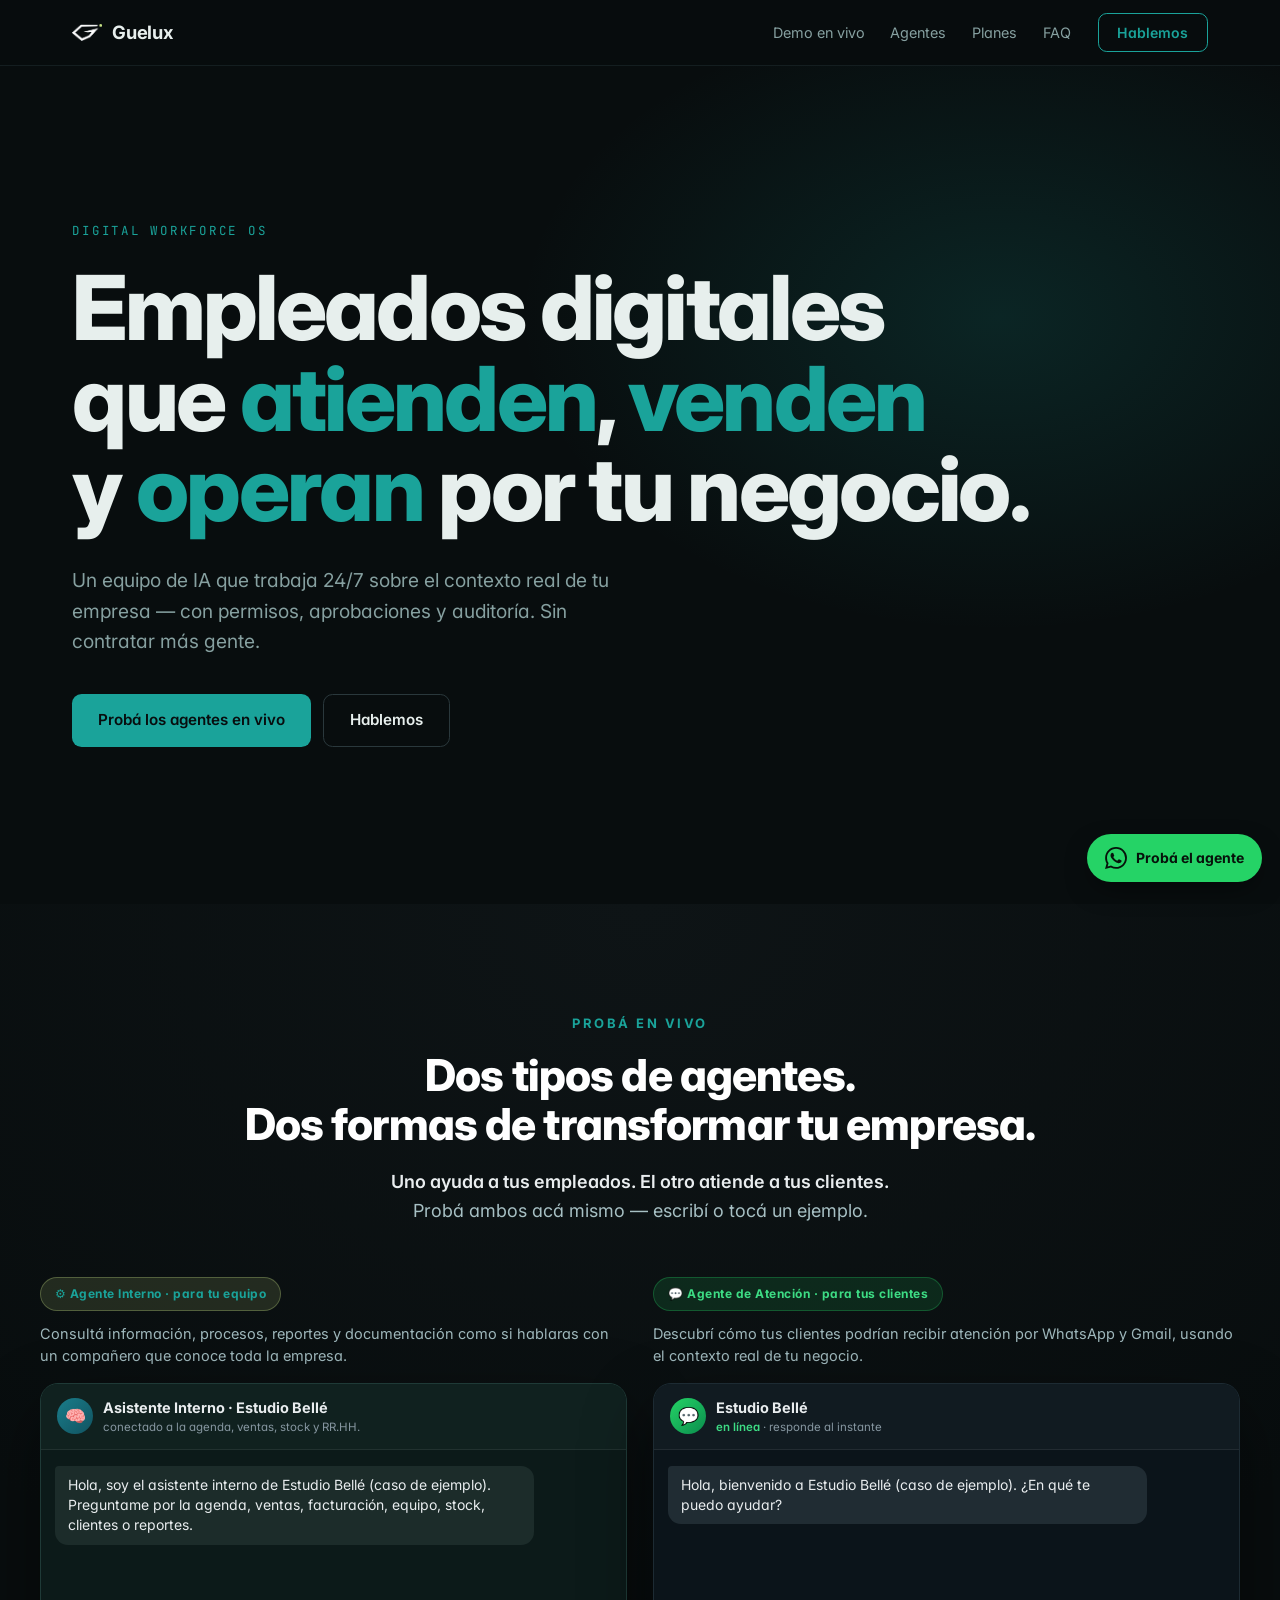
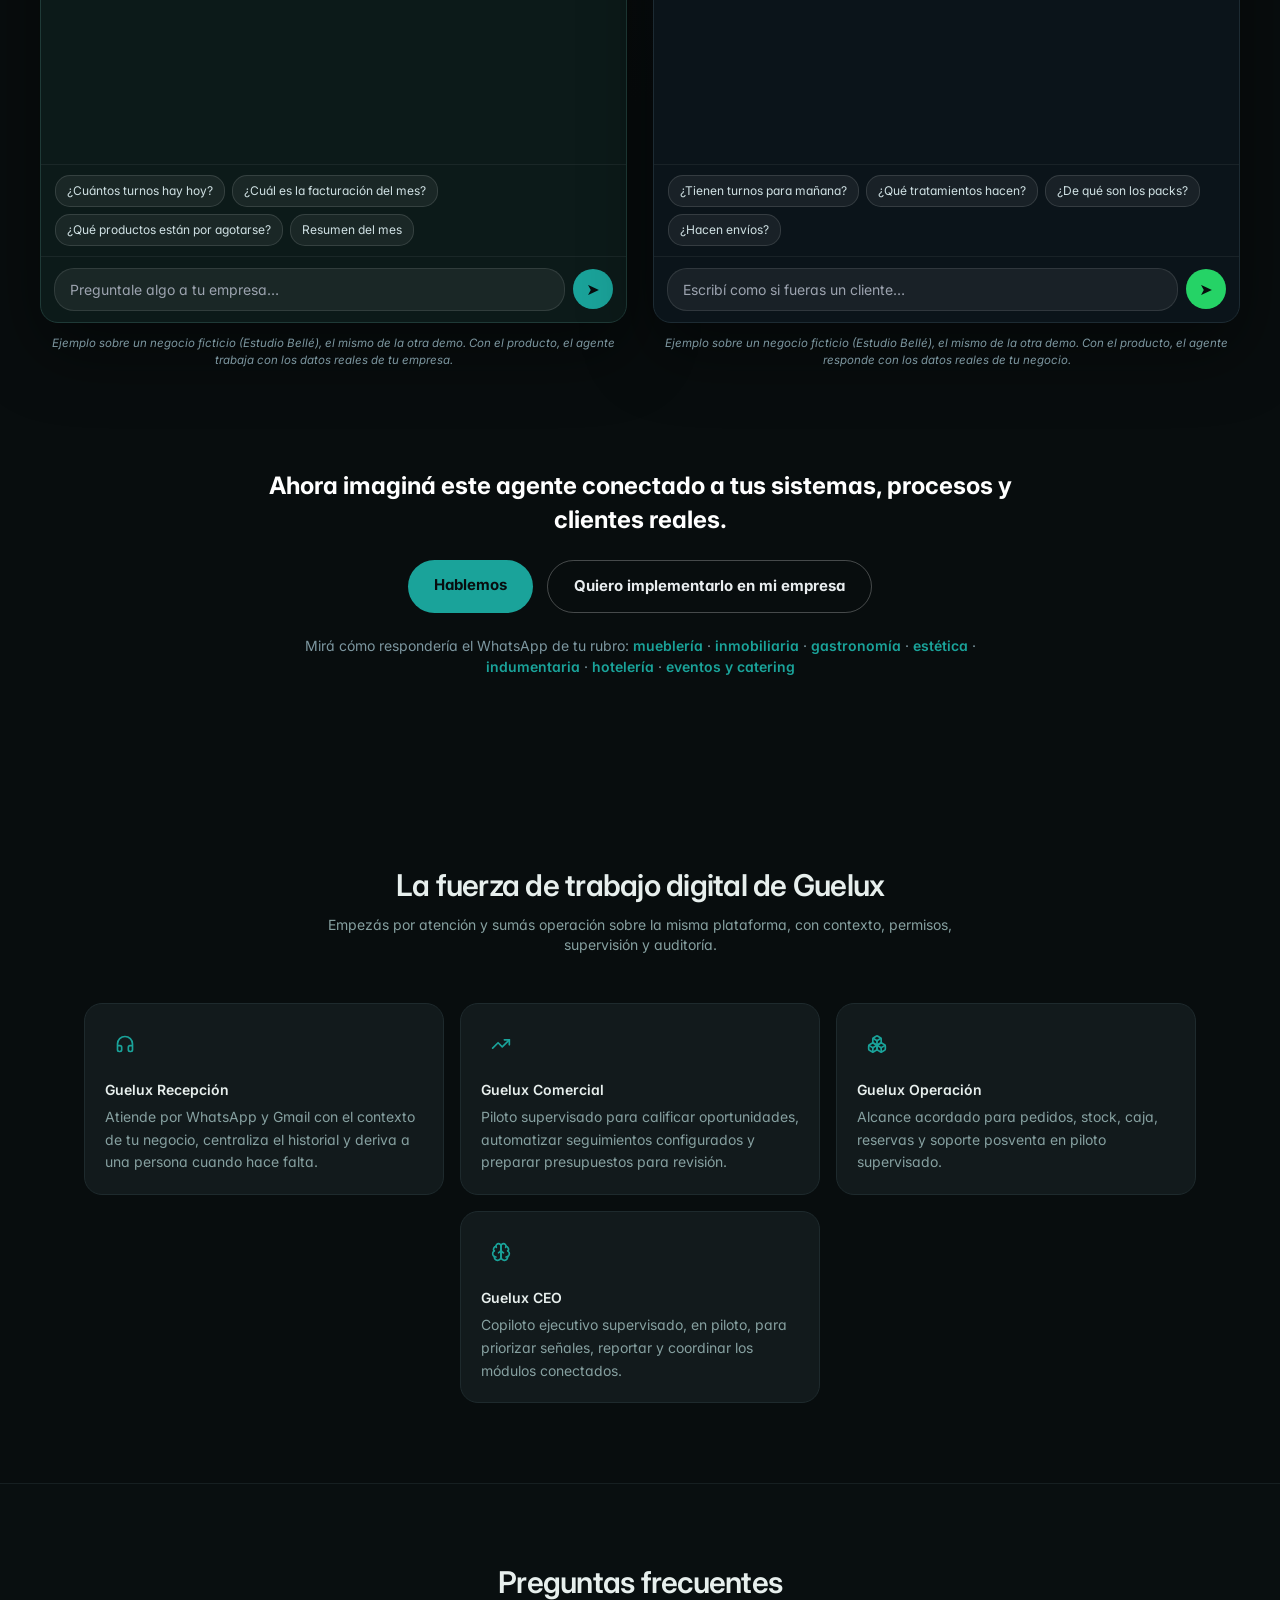
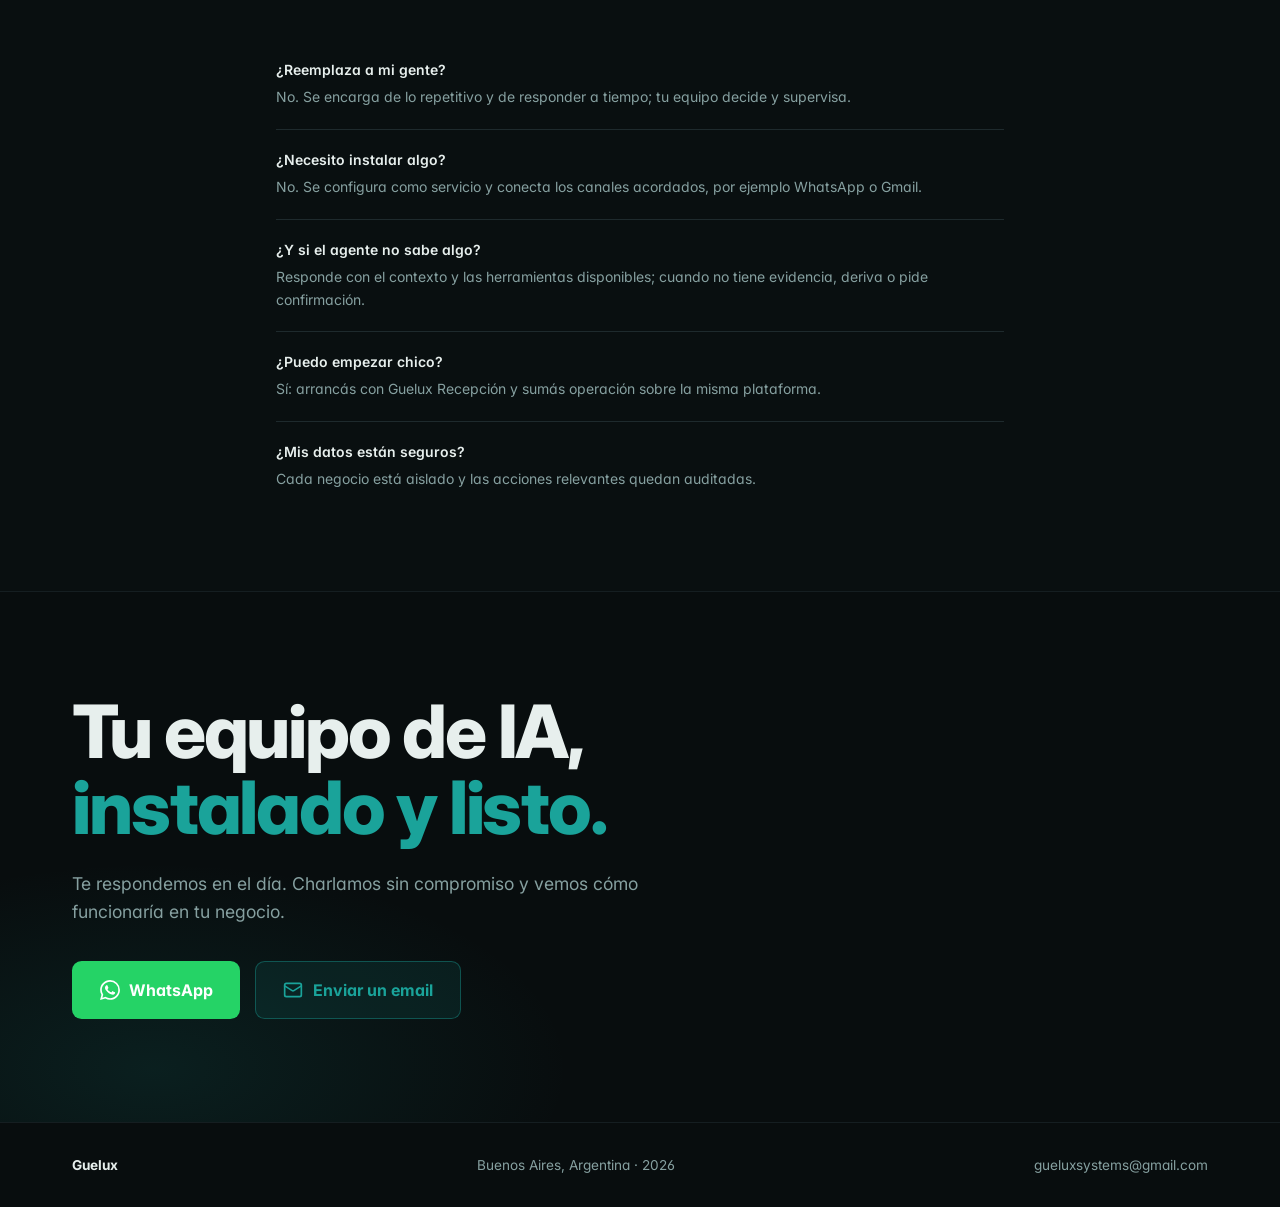
<file: index.html>
<!DOCTYPE html>
<html lang="es-AR">
<head>
<meta charset="UTF-8" />
<meta name="viewport" content="width=device-width, initial-scale=1.0" />
<title>Guelux — Empleados digitales para tu negocio</title>
<meta name="description" content="Empleados digitales que atienden y operan con el contexto real de tu empresa por WhatsApp y Gmail, dentro de reglas, permisos y supervisión humana." />
<meta name="keywords" content="empleados digitales, agente de IA, atención por WhatsApp, IA para negocios, agente de ventas, chatbot con IA, automatización, CRM con IA, Argentina" />
<meta name="author" content="Guelux" />
<link rel="canonical" href="https://guelux.com/" />
<meta name="robots" content="index, follow, max-image-preview:large" />
<meta name="theme-color" content="#080d0e" />
<!-- Open Graph -->
<meta property="og:type" content="website" />
<meta property="og:site_name" content="Guelux" />
<meta property="og:locale" content="es_AR" />
<meta property="og:title" content="Guelux — Empleados digitales para tu negocio" />
<meta property="og:description" content="Empleados digitales que atienden, venden y operan por tu negocio 24/7 por WhatsApp y Gmail, sobre el contexto real de tu empresa. Probá el agente ahora." />
<meta property="og:url" content="https://guelux.com/" />
<meta property="og:image" content="https://guelux.com/guelux-logo.png" />
<!-- Twitter -->
<meta name="twitter:card" content="summary_large_image" />
<meta name="twitter:title" content="Guelux — Empleados digitales para tu negocio" />
<meta name="twitter:description" content="Empleados digitales que atienden, venden y operan por tu negocio 24/7 por WhatsApp. Probá el agente ahora." />
<meta name="twitter:image" content="https://guelux.com/guelux-logo.png" />
<!-- Datos estructurados (SEO / rich results) -->
<script type="application/ld+json">
{"@context":"https://schema.org","@graph":[
 {"@type":"Organization","@id":"https://guelux.com/#org","name":"Guelux","url":"https://guelux.com/","logo":"https://guelux.com/guelux-logo.png","email":"gueluxsystems@gmail.com","areaServed":"AR","description":"Empleados digitales de IA que atienden, venden y operan por tu negocio 24/7 por WhatsApp y Gmail, sobre el contexto real de tu empresa."},
 {"@type":"WebSite","@id":"https://guelux.com/#website","url":"https://guelux.com/","name":"Guelux","inLanguage":"es-AR","publisher":{"@id":"https://guelux.com/#org"}},
 {"@type":"FAQPage","@id":"https://guelux.com/#faq","mainEntity":[
  {"@type":"Question","name":"¿Reemplaza a mi gente?","acceptedAnswer":{"@type":"Answer","text":"No. Se encarga de lo repetitivo y de responder a tiempo; tu equipo decide y supervisa."}},
  {"@type":"Question","name":"¿Necesito instalar algo?","acceptedAnswer":{"@type":"Answer","text":"No. Se configura como servicio y conecta los canales acordados, por ejemplo WhatsApp o Gmail."}},
  {"@type":"Question","name":"¿Y si el agente no sabe algo?","acceptedAnswer":{"@type":"Answer","text":"Responde con el contexto y las herramientas disponibles; cuando no tiene evidencia, deriva o pide confirmación."}},
  {"@type":"Question","name":"¿Puedo empezar chico?","acceptedAnswer":{"@type":"Answer","text":"Sí: arrancás con Guelux Recepción y sumás operación sobre la misma plataforma."}},
  {"@type":"Question","name":"¿Mis datos están seguros?","acceptedAnswer":{"@type":"Answer","text":"Cada negocio está aislado y las acciones relevantes quedan auditadas."}}
 ]}
]}
</script>
<link rel="icon" type="image/png" href="/guelux-logo.png" />
<link rel="apple-touch-icon" href="/guelux-logo.png" />
<link rel="preconnect" href="https://fonts.googleapis.com" />
<link rel="preconnect" href="https://fonts.gstatic.com" crossorigin />
<link href="https://fonts.googleapis.com/css2?family=Inter:wght@300;400;500;600;700;800;900&family=JetBrains+Mono:wght@400;500&display=swap" rel="stylesheet" />
<style>*,:after,:before{--tw-border-spacing-x:0;--tw-border-spacing-y:0;--tw-translate-x:0;--tw-translate-y:0;--tw-rotate:0;--tw-skew-x:0;--tw-skew-y:0;--tw-scale-x:1;--tw-scale-y:1;--tw-pan-x: ;--tw-pan-y: ;--tw-pinch-zoom: ;--tw-scroll-snap-strictness:proximity;--tw-gradient-from-position: ;--tw-gradient-via-position: ;--tw-gradient-to-position: ;--tw-ordinal: ;--tw-slashed-zero: ;--tw-numeric-figure: ;--tw-numeric-spacing: ;--tw-numeric-fraction: ;--tw-ring-inset: ;--tw-ring-offset-width:0px;--tw-ring-offset-color:#fff;--tw-ring-color:rgba(59,130,246,.5);--tw-ring-offset-shadow:0 0 #0000;--tw-ring-shadow:0 0 #0000;--tw-shadow:0 0 #0000;--tw-shadow-colored:0 0 #0000;--tw-blur: ;--tw-brightness: ;--tw-contrast: ;--tw-grayscale: ;--tw-hue-rotate: ;--tw-invert: ;--tw-saturate: ;--tw-sepia: ;--tw-drop-shadow: ;--tw-backdrop-blur: ;--tw-backdrop-brightness: ;--tw-backdrop-contrast: ;--tw-backdrop-grayscale: ;--tw-backdrop-hue-rotate: ;--tw-backdrop-invert: ;--tw-backdrop-opacity: ;--tw-backdrop-saturate: ;--tw-backdrop-sepia: ;--tw-contain-size: ;--tw-contain-layout: ;--tw-contain-paint: ;--tw-contain-style: }::backdrop{--tw-border-spacing-x:0;--tw-border-spacing-y:0;--tw-translate-x:0;--tw-translate-y:0;--tw-rotate:0;--tw-skew-x:0;--tw-skew-y:0;--tw-scale-x:1;--tw-scale-y:1;--tw-pan-x: ;--tw-pan-y: ;--tw-pinch-zoom: ;--tw-scroll-snap-strictness:proximity;--tw-gradient-from-position: ;--tw-gradient-via-position: ;--tw-gradient-to-position: ;--tw-ordinal: ;--tw-slashed-zero: ;--tw-numeric-figure: ;--tw-numeric-spacing: ;--tw-numeric-fraction: ;--tw-ring-inset: ;--tw-ring-offset-width:0px;--tw-ring-offset-color:#fff;--tw-ring-color:rgba(59,130,246,.5);--tw-ring-offset-shadow:0 0 #0000;--tw-ring-shadow:0 0 #0000;--tw-shadow:0 0 #0000;--tw-shadow-colored:0 0 #0000;--tw-blur: ;--tw-brightness: ;--tw-contrast: ;--tw-grayscale: ;--tw-hue-rotate: ;--tw-invert: ;--tw-saturate: ;--tw-sepia: ;--tw-drop-shadow: ;--tw-backdrop-blur: ;--tw-backdrop-brightness: ;--tw-backdrop-contrast: ;--tw-backdrop-grayscale: ;--tw-backdrop-hue-rotate: ;--tw-backdrop-invert: ;--tw-backdrop-opacity: ;--tw-backdrop-saturate: ;--tw-backdrop-sepia: ;--tw-contain-size: ;--tw-contain-layout: ;--tw-contain-paint: ;--tw-contain-style: }/*
! tailwindcss v3.4.19 | MIT License | https://tailwindcss.com
*/*,:after,:before{box-sizing:border-box;border:0 solid #e5e7eb}:after,:before{--tw-content:""}:host,html{line-height:1.5;-webkit-text-size-adjust:100%;-moz-tab-size:4;-o-tab-size:4;tab-size:4;font-family:var(--font-sans),ui-sans-serif,system-ui,sans-serif;font-feature-settings:normal;font-variation-settings:normal;-webkit-tap-highlight-color:transparent}body{margin:0;line-height:inherit}hr{height:0;color:inherit;border-top-width:1px}abbr:where([title]){-webkit-text-decoration:underline dotted;text-decoration:underline dotted}h1,h2,h3,h4,h5,h6{font-size:inherit;font-weight:inherit}a{color:inherit;text-decoration:inherit}b,strong{font-weight:bolder}code,kbd,pre,samp{font-family:ui-monospace,SFMono-Regular,Menlo,Monaco,Consolas,Liberation Mono,Courier New,monospace;font-feature-settings:normal;font-variation-settings:normal;font-size:1em}small{font-size:80%}sub,sup{font-size:75%;line-height:0;position:relative;vertical-align:baseline}sub{bottom:-.25em}sup{top:-.5em}table{text-indent:0;border-color:inherit;border-collapse:collapse}button,input,optgroup,select,textarea{font-family:inherit;font-feature-settings:inherit;font-variation-settings:inherit;font-size:100%;font-weight:inherit;line-height:inherit;letter-spacing:inherit;color:inherit;margin:0;padding:0}button,select{text-transform:none}button,input:where([type=button]),input:where([type=reset]),input:where([type=submit]){-webkit-appearance:button;background-color:transparent;background-image:none}:-moz-focusring{outline:auto}:-moz-ui-invalid{box-shadow:none}progress{vertical-align:baseline}::-webkit-inner-spin-button,::-webkit-outer-spin-button{height:auto}[type=search]{-webkit-appearance:textfield;outline-offset:-2px}::-webkit-search-decoration{-webkit-appearance:none}::-webkit-file-upload-button{-webkit-appearance:button;font:inherit}summary{display:list-item}blockquote,dd,dl,figure,h1,h2,h3,h4,h5,h6,hr,p,pre{margin:0}fieldset{margin:0}fieldset,legend{padding:0}menu,ol,ul{list-style:none;margin:0;padding:0}dialog{padding:0}textarea{resize:vertical}input::-moz-placeholder,textarea::-moz-placeholder{opacity:1;color:#9ca3af}input::placeholder,textarea::placeholder{opacity:1;color:#9ca3af}[role=button],button{cursor:pointer}:disabled{cursor:default}audio,canvas,embed,iframe,img,object,svg,video{display:block;vertical-align:middle}img,video{max-width:100%;height:auto}[hidden]:where(:not([hidden=until-found])){display:none}.pointer-events-none{pointer-events:none}.fixed{position:fixed}.absolute{position:absolute}.relative{position:relative}.sticky{position:sticky}.inset-0{inset:0}.-bottom-24{bottom:-6rem}.-left-24{left:-6rem}.-left-32{left:-8rem}.-left-\[27px\]{left:-27px}.-right-0\.5{right:-.125rem}.-right-20{right:-5rem}.-top-0\.5{top:-.125rem}.-top-3{top:-.75rem}.left-0\.5{left:.125rem}.left-3{left:.75rem}.left-6{left:1.5rem}.right-0{right:0}.top-0{top:0}.top-0\.5{top:.125rem}.top-1\/2{top:50%}.top-1\/4{top:25%}.top-10{top:2.5rem}.top-40{top:10rem}.z-10{z-index:10}.z-20{z-index:20}.z-40{z-index:40}.z-50{z-index:50}.m-3{margin:.75rem}.mx-auto{margin-left:auto;margin-right:auto}.mb-1\.5{margin-bottom:.375rem}.mb-2{margin-bottom:.5rem}.mb-2\.5{margin-bottom:.625rem}.mb-3{margin-bottom:.75rem}.mb-4{margin-bottom:1rem}.mb-6{margin-bottom:1.5rem}.mb-8{margin-bottom:2rem}.ml-1{margin-left:.25rem}.ml-2{margin-left:.5rem}.ml-auto{margin-left:auto}.mt-0\.5{margin-top:.125rem}.mt-1{margin-top:.25rem}.mt-1\.5{margin-top:.375rem}.mt-10{margin-top:2.5rem}.mt-12{margin-top:3rem}.mt-2{margin-top:.5rem}.mt-2\.5{margin-top:.625rem}.mt-3{margin-top:.75rem}.mt-4{margin-top:1rem}.mt-5{margin-top:1.25rem}.mt-6{margin-top:1.5rem}.mt-7{margin-top:1.75rem}.mt-8{margin-top:2rem}.line-clamp-2{overflow:hidden;display:-webkit-box;-webkit-box-orient:vertical;-webkit-line-clamp:2}.block{display:block}.inline-block{display:inline-block}.flex{display:flex}.inline-flex{display:inline-flex}.table{display:table}.grid{display:grid}.hidden{display:none}.h-1{height:.25rem}.h-1\.5{height:.375rem}.h-10{height:2.5rem}.h-11{height:2.75rem}.h-12{height:3rem}.h-14{height:3.5rem}.h-16{height:4rem}.h-2{height:.5rem}.h-3{height:.75rem}.h-3\.5{height:.875rem}.h-4{height:1rem}.h-5{height:1.25rem}.h-56{height:14rem}.h-6{height:1.5rem}.h-7{height:1.75rem}.h-8{height:2rem}.h-80{height:20rem}.h-9{height:2.25rem}.h-\[28rem\]{height:28rem}.h-\[30rem\]{height:30rem}.h-full{height:100%}.h-screen{height:100vh}.max-h-96{max-height:24rem}.min-h-0{min-height:0}.min-h-screen{min-height:100vh}.w-1{width:.25rem}.w-1\.5{width:.375rem}.w-10{width:2.5rem}.w-11{width:2.75rem}.w-12{width:3rem}.w-14{width:3.5rem}.w-16{width:4rem}.w-2{width:.5rem}.w-20{width:5rem}.w-24{width:6rem}.w-28{width:7rem}.w-3{width:.75rem}.w-3\.5{width:.875rem}.w-32{width:8rem}.w-4{width:1rem}.w-40{width:10rem}.w-44{width:11rem}.w-5{width:1.25rem}.w-56{width:14rem}.w-6{width:1.5rem}.w-60{width:15rem}.w-7{width:1.75rem}.w-72{width:18rem}.w-8{width:2rem}.w-80{width:20rem}.w-9{width:2.25rem}.w-\[28rem\]{width:28rem}.w-\[30rem\]{width:30rem}.w-fit{width:-moz-fit-content;width:fit-content}.w-full{width:100%}.min-w-0{min-width:0}.min-w-4{min-width:1rem}.min-w-\[150px\]{min-width:150px}.min-w-\[160px\]{min-width:160px}.min-w-\[2\.5rem\]{min-width:2.5rem}.min-w-\[200px\]{min-width:200px}.min-w-\[220px\]{min-width:220px}.max-w-2xl{max-width:42rem}.max-w-3xl{max-width:48rem}.max-w-4xl{max-width:56rem}.max-w-6xl{max-width:72rem}.max-w-\[22ch\]{max-width:22ch}.max-w-\[78\%\]{max-width:78%}.max-w-\[82\%\]{max-width:82%}.max-w-lg{max-width:32rem}.max-w-md{max-width:28rem}.max-w-sm{max-width:24rem}.max-w-xl{max-width:36rem}.max-w-xs{max-width:20rem}.flex-1{flex:1 1 0%}.shrink-0{flex-shrink:0}.-translate-y-1\/2{--tw-translate-y:-50%;transform:translate(var(--tw-translate-x),var(--tw-translate-y)) rotate(var(--tw-rotate)) skewX(var(--tw-skew-x)) skewY(var(--tw-skew-y)) scaleX(var(--tw-scale-x)) scaleY(var(--tw-scale-y))}@keyframes pulse{50%{opacity:.5}}.animate-pulse{animation:pulse 2s cubic-bezier(.4,0,.6,1) infinite}@keyframes spin{to{transform:rotate(1turn)}}.animate-spin{animation:spin 1s linear infinite}.cursor-default{cursor:default}.cursor-pointer{cursor:pointer}.resize-none{resize:none}.resize-y{resize:vertical}.grid-cols-1{grid-template-columns:repeat(1,minmax(0,1fr))}.grid-cols-2{grid-template-columns:repeat(2,minmax(0,1fr))}.grid-cols-3{grid-template-columns:repeat(3,minmax(0,1fr))}.grid-cols-4{grid-template-columns:repeat(4,minmax(0,1fr))}.flex-row-reverse{flex-direction:row-reverse}.flex-col{flex-direction:column}.flex-wrap{flex-wrap:wrap}.items-start{align-items:flex-start}.items-end{align-items:flex-end}.items-center{align-items:center}.items-baseline{align-items:baseline}.justify-start{justify-content:flex-start}.justify-end{justify-content:flex-end}.justify-center{justify-content:center}.justify-between{justify-content:space-between}.gap-0\.5{gap:.125rem}.gap-1{gap:.25rem}.gap-1\.5{gap:.375rem}.gap-2{gap:.5rem}.gap-2\.5{gap:.625rem}.gap-3{gap:.75rem}.gap-4{gap:1rem}.gap-5{gap:1.25rem}.gap-6{gap:1.5rem}.gap-7{gap:1.75rem}.gap-px{gap:1px}.gap-x-2{-moz-column-gap:.5rem;column-gap:.5rem}.gap-x-3{-moz-column-gap:.75rem;column-gap:.75rem}.gap-x-4{-moz-column-gap:1rem;column-gap:1rem}.gap-x-6{-moz-column-gap:1.5rem;column-gap:1.5rem}.gap-y-1{row-gap:.25rem}.gap-y-2{row-gap:.5rem}.space-y-0\.5>:not([hidden])~:not([hidden]){--tw-space-y-reverse:0;margin-top:calc(.125rem * calc(1 - var(--tw-space-y-reverse)));margin-bottom:calc(.125rem * var(--tw-space-y-reverse))}.space-y-1\.5>:not([hidden])~:not([hidden]){--tw-space-y-reverse:0;margin-top:calc(.375rem * calc(1 - var(--tw-space-y-reverse)));margin-bottom:calc(.375rem * var(--tw-space-y-reverse))}.space-y-2>:not([hidden])~:not([hidden]){--tw-space-y-reverse:0;margin-top:calc(.5rem * calc(1 - var(--tw-space-y-reverse)));margin-bottom:calc(.5rem * var(--tw-space-y-reverse))}.space-y-2\.5>:not([hidden])~:not([hidden]){--tw-space-y-reverse:0;margin-top:calc(.625rem * calc(1 - var(--tw-space-y-reverse)));margin-bottom:calc(.625rem * var(--tw-space-y-reverse))}.space-y-3>:not([hidden])~:not([hidden]){--tw-space-y-reverse:0;margin-top:calc(.75rem * calc(1 - var(--tw-space-y-reverse)));margin-bottom:calc(.75rem * var(--tw-space-y-reverse))}.space-y-3\.5>:not([hidden])~:not([hidden]){--tw-space-y-reverse:0;margin-top:calc(.875rem * calc(1 - var(--tw-space-y-reverse)));margin-bottom:calc(.875rem * var(--tw-space-y-reverse))}.space-y-4>:not([hidden])~:not([hidden]){--tw-space-y-reverse:0;margin-top:calc(1rem * calc(1 - var(--tw-space-y-reverse)));margin-bottom:calc(1rem * var(--tw-space-y-reverse))}.space-y-5>:not([hidden])~:not([hidden]){--tw-space-y-reverse:0;margin-top:calc(1.25rem * calc(1 - var(--tw-space-y-reverse)));margin-bottom:calc(1.25rem * var(--tw-space-y-reverse))}.space-y-6>:not([hidden])~:not([hidden]){--tw-space-y-reverse:0;margin-top:calc(1.5rem * calc(1 - var(--tw-space-y-reverse)));margin-bottom:calc(1.5rem * var(--tw-space-y-reverse))}.space-y-8>:not([hidden])~:not([hidden]){--tw-space-y-reverse:0;margin-top:calc(2rem * calc(1 - var(--tw-space-y-reverse)));margin-bottom:calc(2rem * var(--tw-space-y-reverse))}.divide-y>:not([hidden])~:not([hidden]){--tw-divide-y-reverse:0;border-top-width:calc(1px * calc(1 - var(--tw-divide-y-reverse)));border-bottom-width:calc(1px * var(--tw-divide-y-reverse))}.divide-border>:not([hidden])~:not([hidden]){--tw-divide-opacity:1;border-color:rgb(var(--border)/var(--tw-divide-opacity,1))}.overflow-hidden{overflow:hidden}.overflow-y-auto{overflow-y:auto}.truncate{overflow:hidden;text-overflow:ellipsis}.truncate,.whitespace-nowrap{white-space:nowrap}.whitespace-pre-line{white-space:pre-line}.whitespace-pre-wrap{white-space:pre-wrap}.rounded{border-radius:.25rem}.rounded-2xl{border-radius:1.125rem}.rounded-full{border-radius:9999px}.rounded-lg{border-radius:.5rem}.rounded-md{border-radius:.375rem}.rounded-sm{border-radius:.125rem}.rounded-xl{border-radius:.875rem}.rounded-tl-sm{border-top-left-radius:.125rem}.rounded-tr-sm{border-top-right-radius:.125rem}.border{border-width:1px}.border-y{border-top-width:1px}.border-b,.border-y{border-bottom-width:1px}.border-l{border-left-width:1px}.border-r{border-right-width:1px}.border-t{border-top-width:1px}.border-dashed{border-style:dashed}.border-border{--tw-border-opacity:1;border-color:rgb(var(--border)/var(--tw-border-opacity,1))}.border-border-strong{--tw-border-opacity:1;border-color:rgb(var(--border-strong)/var(--tw-border-opacity,1))}.border-border\/50{border-color:rgb(var(--border)/.5)}.border-border\/60{border-color:rgb(var(--border)/.6)}.border-danger\/30{border-color:rgb(var(--danger)/.3)}.border-teal{--tw-border-opacity:1;border-color:rgb(var(--teal)/var(--tw-border-opacity,1))}.border-teal\/30{border-color:rgb(var(--teal)/.3)}.border-teal\/40{border-color:rgb(var(--teal)/.4)}.border-warn\/30{border-color:rgb(var(--warn)/.3)}.border-wasabi{--tw-border-opacity:1;border-color:rgb(var(--wasabi)/var(--tw-border-opacity,1))}.border-wasabi\/30{border-color:rgb(var(--wasabi)/.3)}.bg-bg{--tw-bg-opacity:1;background-color:rgb(var(--bg)/var(--tw-bg-opacity,1))}.bg-bg\/80{background-color:rgb(var(--bg)/.8)}.bg-black\/50{background-color:rgba(0,0,0,.5)}.bg-border{--tw-bg-opacity:1;background-color:rgb(var(--border)/var(--tw-bg-opacity,1))}.bg-current{background-color:currentColor}.bg-danger\/10{background-color:rgb(var(--danger)/.1)}.bg-elevated{--tw-bg-opacity:1;background-color:rgb(var(--elevated)/var(--tw-bg-opacity,1))}.bg-elevated\/20{background-color:rgb(var(--elevated)/.2)}.bg-elevated\/30{background-color:rgb(var(--elevated)/.3)}.bg-elevated\/40{background-color:rgb(var(--elevated)/.4)}.bg-elevated\/50{background-color:rgb(var(--elevated)/.5)}.bg-elevated\/60{background-color:rgb(var(--elevated)/.6)}.bg-muted{--tw-bg-opacity:1;background-color:rgb(var(--muted)/var(--tw-bg-opacity,1))}.bg-muted\/10{background-color:rgb(var(--muted)/.1)}.bg-muted\/15{background-color:rgb(var(--muted)/.15)}.bg-muted\/20{background-color:rgb(var(--muted)/.2)}.bg-panel{--tw-bg-opacity:1;background-color:rgb(var(--panel)/var(--tw-bg-opacity,1))}.bg-panel\/30{background-color:rgb(var(--panel)/.3)}.bg-panel\/40{background-color:rgb(var(--panel)/.4)}.bg-panel\/60{background-color:rgb(var(--panel)/.6)}.bg-teal{--tw-bg-opacity:1;background-color:rgb(var(--teal)/var(--tw-bg-opacity,1))}.bg-teal\/10{background-color:rgb(var(--teal)/.1)}.bg-teal\/15{background-color:rgb(var(--teal)/.15)}.bg-teal\/40{background-color:rgb(var(--teal)/.4)}.bg-teal\/5{background-color:rgb(var(--teal)/.05)}.bg-teal\/60{background-color:rgb(var(--teal)/.6)}.bg-transparent{background-color:transparent}.bg-warn{--tw-bg-opacity:1;background-color:rgb(var(--warn)/var(--tw-bg-opacity,1))}.bg-warn\/10{background-color:rgb(var(--warn)/.1)}.bg-warn\/50{background-color:rgb(var(--warn)/.5)}.bg-wasabi{--tw-bg-opacity:1;background-color:rgb(var(--wasabi)/var(--tw-bg-opacity,1))}.bg-wasabi\/10{background-color:rgb(var(--wasabi)/.1)}.bg-wasabi\/15{background-color:rgb(var(--wasabi)/.15)}.bg-wasabi\/20{background-color:rgb(var(--wasabi)/.2)}.bg-wasabi\/5{background-color:rgb(var(--wasabi)/.05)}.bg-wasabi\/50{background-color:rgb(var(--wasabi)/.5)}.bg-white{--tw-bg-opacity:1;background-color:rgb(255 255 255/var(--tw-bg-opacity,1))}.bg-gradient-to-b{background-image:linear-gradient(to bottom,var(--tw-gradient-stops))}.bg-gradient-to-br{background-image:linear-gradient(to bottom right,var(--tw-gradient-stops))}.from-teal-dim\/25{--tw-gradient-from:rgb(var(--teal-dim)/0.25) var(--tw-gradient-from-position);--tw-gradient-to:rgb(var(--teal-dim)/0) var(--tw-gradient-to-position);--tw-gradient-stops:var(--tw-gradient-from),var(--tw-gradient-to)}.from-teal-dim\/40{--tw-gradient-from:rgb(var(--teal-dim)/0.4) var(--tw-gradient-from-position);--tw-gradient-to:rgb(var(--teal-dim)/0) var(--tw-gradient-to-position);--tw-gradient-stops:var(--tw-gradient-from),var(--tw-gradient-to)}.via-bg{--tw-gradient-to:rgb(var(--bg)/0) var(--tw-gradient-to-position);--tw-gradient-stops:var(--tw-gradient-from),rgb(var(--bg)/1) var(--tw-gradient-via-position),var(--tw-gradient-to)}.to-bg{--tw-gradient-to:rgb(var(--bg)/1) var(--tw-gradient-to-position)}.object-contain{-o-object-fit:contain;object-fit:contain}.p-0\.5{padding:.125rem}.p-12{padding:3rem}.p-2{padding:.5rem}.p-3{padding:.75rem}.p-3\.5{padding:.875rem}.p-4{padding:1rem}.p-5{padding:1.25rem}.p-6{padding:1.5rem}.px-1{padding-left:.25rem;padding-right:.25rem}.px-1\.5{padding-left:.375rem;padding-right:.375rem}.px-2{padding-left:.5rem;padding-right:.5rem}.px-2\.5{padding-left:.625rem;padding-right:.625rem}.px-3{padding-left:.75rem;padding-right:.75rem}.px-3\.5{padding-left:.875rem;padding-right:.875rem}.px-4{padding-left:1rem;padding-right:1rem}.px-5{padding-left:1.25rem;padding-right:1.25rem}.px-6{padding-left:1.5rem;padding-right:1.5rem}.py-0\.5{padding-top:.125rem;padding-bottom:.125rem}.py-1{padding-top:.25rem;padding-bottom:.25rem}.py-1\.5{padding-top:.375rem;padding-bottom:.375rem}.py-10{padding-top:2.5rem;padding-bottom:2.5rem}.py-16{padding-top:4rem;padding-bottom:4rem}.py-2{padding-top:.5rem;padding-bottom:.5rem}.py-2\.5{padding-top:.625rem;padding-bottom:.625rem}.py-20{padding-top:5rem;padding-bottom:5rem}.py-24{padding-top:6rem;padding-bottom:6rem}.py-3{padding-top:.75rem;padding-bottom:.75rem}.py-3\.5{padding-top:.875rem;padding-bottom:.875rem}.py-4{padding-top:1rem;padding-bottom:1rem}.py-5{padding-top:1.25rem;padding-bottom:1.25rem}.py-6{padding-top:1.5rem;padding-bottom:1.5rem}.py-8{padding-top:2rem;padding-bottom:2rem}.pb-16{padding-bottom:4rem}.pb-2{padding-bottom:.5rem}.pl-5{padding-left:1.25rem}.pl-6{padding-left:1.5rem}.pl-9{padding-left:2.25rem}.pr-3{padding-right:.75rem}.pt-0\.5{padding-top:.125rem}.pt-1{padding-top:.25rem}.pt-2{padding-top:.5rem}.pt-2\.5{padding-top:.625rem}.pt-20{padding-top:5rem}.pt-3{padding-top:.75rem}.pt-4{padding-top:1rem}.pt-5{padding-top:1.25rem}.text-left{text-align:left}.text-center{text-align:center}.text-right{text-align:right}.font-mono{font-family:ui-monospace,SFMono-Regular,Menlo,Monaco,Consolas,Liberation Mono,Courier New,monospace}.text-2xl{font-size:1.5rem;line-height:2rem}.text-3xl{font-size:1.875rem;line-height:2.25rem}.text-4xl{font-size:2.25rem;line-height:2.5rem}.text-\[10px\]{font-size:10px}.text-\[11px\]{font-size:11px}.text-base{font-size:1rem;line-height:1.5rem}.text-lg{font-size:1.125rem;line-height:1.75rem}.text-sm{font-size:.875rem;line-height:1.25rem}.text-xl{font-size:1.25rem;line-height:1.75rem}.text-xs{font-size:.75rem;line-height:1rem}.font-black{font-weight:900}.font-bold{font-weight:700}.font-medium{font-weight:500}.font-normal{font-weight:400}.font-semibold{font-weight:600}.uppercase{text-transform:uppercase}.capitalize{text-transform:capitalize}.tabular-nums{--tw-numeric-spacing:tabular-nums;font-variant-numeric:var(--tw-ordinal) var(--tw-slashed-zero) var(--tw-numeric-figure) var(--tw-numeric-spacing) var(--tw-numeric-fraction)}.leading-relaxed{line-height:1.625}.leading-snug{line-height:1.375}.leading-tight{line-height:1.25}.tracking-tight{letter-spacing:-.025em}.tracking-wide{letter-spacing:.025em}.text-\[\#25D366\]{--tw-text-opacity:1;color:rgb(37 211 102/var(--tw-text-opacity,1))}.text-bg{--tw-text-opacity:1;color:rgb(var(--bg)/var(--tw-text-opacity,1))}.text-blue-400{--tw-text-opacity:1;color:rgb(96 165 250/var(--tw-text-opacity,1))}.text-border-strong{--tw-text-opacity:1;color:rgb(var(--border-strong)/var(--tw-text-opacity,1))}.text-danger{--tw-text-opacity:1;color:rgb(var(--danger)/var(--tw-text-opacity,1))}.text-fg{--tw-text-opacity:1;color:rgb(var(--fg)/var(--tw-text-opacity,1))}.text-fg\/80{color:rgb(var(--fg)/.8)}.text-fg\/90{color:rgb(var(--fg)/.9)}.text-muted{--tw-text-opacity:1;color:rgb(var(--muted)/var(--tw-text-opacity,1))}.text-muted\/60{color:rgb(var(--muted)/.6)}.text-muted\/70{color:rgb(var(--muted)/.7)}.text-pink-400{--tw-text-opacity:1;color:rgb(244 114 182/var(--tw-text-opacity,1))}.text-red-400{--tw-text-opacity:1;color:rgb(248 113 113/var(--tw-text-opacity,1))}.text-sky-400{--tw-text-opacity:1;color:rgb(56 189 248/var(--tw-text-opacity,1))}.text-teal{--tw-text-opacity:1;color:rgb(var(--teal)/var(--tw-text-opacity,1))}.text-transparent{color:transparent}.text-warn{--tw-text-opacity:1;color:rgb(var(--warn)/var(--tw-text-opacity,1))}.text-wasabi{--tw-text-opacity:1;color:rgb(var(--wasabi)/var(--tw-text-opacity,1))}.line-through{text-decoration-line:line-through}.opacity-15{opacity:.15}.opacity-20{opacity:.2}.opacity-25{opacity:.25}.opacity-30{opacity:.3}.shadow-lg{--tw-shadow:0 10px 15px -3px rgba(0,0,0,.1),0 4px 6px -4px rgba(0,0,0,.1);--tw-shadow-colored:0 10px 15px -3px var(--tw-shadow-color),0 4px 6px -4px var(--tw-shadow-color)}.shadow-lg,.shadow-soft{box-shadow:var(--tw-ring-offset-shadow,0 0 #0000),var(--tw-ring-shadow,0 0 #0000),var(--tw-shadow)}.shadow-soft{--tw-shadow:0 1px 2px rgba(0,0,0,.3),0 8px 24px -12px rgba(0,0,0,.5);--tw-shadow-colored:0 1px 2px var(--tw-shadow-color),0 8px 24px -12px var(--tw-shadow-color)}.shadow-xl{--tw-shadow:0 20px 25px -5px rgba(0,0,0,.1),0 8px 10px -6px rgba(0,0,0,.1);--tw-shadow-colored:0 20px 25px -5px var(--tw-shadow-color),0 8px 10px -6px var(--tw-shadow-color);box-shadow:var(--tw-ring-offset-shadow,0 0 #0000),var(--tw-ring-shadow,0 0 #0000),var(--tw-shadow)}.outline-none{outline:2px solid transparent;outline-offset:2px}.ring-1{--tw-ring-offset-shadow:var(--tw-ring-inset) 0 0 0 var(--tw-ring-offset-width) var(--tw-ring-offset-color);--tw-ring-shadow:var(--tw-ring-inset) 0 0 0 calc(1px + var(--tw-ring-offset-width)) var(--tw-ring-color);box-shadow:var(--tw-ring-offset-shadow),var(--tw-ring-shadow),var(--tw-shadow,0 0 #0000)}.ring-teal\/30{--tw-ring-color:rgb(var(--teal)/0.3)}.blur-3xl{--tw-blur:blur(64px)}.blur-3xl,.brightness-0{filter:var(--tw-blur) var(--tw-brightness) var(--tw-contrast) var(--tw-grayscale) var(--tw-hue-rotate) var(--tw-invert) var(--tw-saturate) var(--tw-sepia) var(--tw-drop-shadow)}.brightness-0{--tw-brightness:brightness(0)}.invert{--tw-invert:invert(100%)}.filter,.invert{filter:var(--tw-blur) var(--tw-brightness) var(--tw-contrast) var(--tw-grayscale) var(--tw-hue-rotate) var(--tw-invert) var(--tw-saturate) var(--tw-sepia) var(--tw-drop-shadow)}.backdrop-blur{--tw-backdrop-blur:blur(8px);backdrop-filter:var(--tw-backdrop-blur) var(--tw-backdrop-brightness) var(--tw-backdrop-contrast) var(--tw-backdrop-grayscale) var(--tw-backdrop-hue-rotate) var(--tw-backdrop-invert) var(--tw-backdrop-opacity) var(--tw-backdrop-saturate) var(--tw-backdrop-sepia)}.transition-all{transition-property:all;transition-timing-function:cubic-bezier(.4,0,.2,1);transition-duration:.15s}.transition-colors{transition-property:color,background-color,border-color,text-decoration-color,fill,stroke;transition-timing-function:cubic-bezier(.4,0,.2,1);transition-duration:.15s}.transition-opacity{transition-property:opacity;transition-timing-function:cubic-bezier(.4,0,.2,1);transition-duration:.15s}.transition-transform{transition-property:transform;transition-timing-function:cubic-bezier(.4,0,.2,1);transition-duration:.15s}.glass{background:linear-gradient(180deg,hsla(0,0%,100%,.02),hsla(0,0%,100%,0))}:root{--bg:8 13 14;--panel:14 20 22;--elevated:18 26 28;--border:30 42 45;--border-strong:42 56 60;--fg:231 239 237;--muted:134 160 160;--teal:26 163 154;--teal-dim:17 83 97;--wasabi:182 217 76;--danger:239 100 100;--warn:217 151 60;--font-sans:"Inter",ui-sans-serif,system-ui,sans-serif}*{border-color:rgb(var(--border))}body,html{height:100%}body{background-color:rgb(var(--bg));color:rgb(var(--fg));font-feature-settings:"cv11","ss01";-webkit-font-smoothing:antialiased}::-webkit-scrollbar{width:10px;height:10px}::-webkit-scrollbar-thumb{background:rgb(var(--border-strong));border-radius:999px;border:3px solid rgb(var(--bg))}::-webkit-scrollbar-track{background:transparent}.placeholder\:text-muted::-moz-placeholder{--tw-text-opacity:1;color:rgb(var(--muted)/var(--tw-text-opacity,1))}.placeholder\:text-muted::placeholder{--tw-text-opacity:1;color:rgb(var(--muted)/var(--tw-text-opacity,1))}.hover\:border-border-strong:hover{--tw-border-opacity:1;border-color:rgb(var(--border-strong)/var(--tw-border-opacity,1))}.hover\:border-teal:hover{--tw-border-opacity:1;border-color:rgb(var(--teal)/var(--tw-border-opacity,1))}.hover\:border-teal\/50:hover{border-color:rgb(var(--teal)/.5)}.hover\:bg-danger\/20:hover{background-color:rgb(var(--danger)/.2)}.hover\:bg-elevated:hover{--tw-bg-opacity:1;background-color:rgb(var(--elevated)/var(--tw-bg-opacity,1))}.hover\:bg-elevated\/60:hover{background-color:rgb(var(--elevated)/.6)}.hover\:bg-panel:hover{--tw-bg-opacity:1;background-color:rgb(var(--panel)/var(--tw-bg-opacity,1))}.hover\:bg-panel\/40:hover{background-color:rgb(var(--panel)/.4)}.hover\:bg-panel\/50:hover{background-color:rgb(var(--panel)/.5)}.hover\:bg-teal\/20:hover{background-color:rgb(var(--teal)/.2)}.hover\:bg-teal\/25:hover{background-color:rgb(var(--teal)/.25)}.hover\:bg-teal\/90:hover{background-color:rgb(var(--teal)/.9)}.hover\:bg-wasabi\/30:hover{background-color:rgb(var(--wasabi)/.3)}.hover\:bg-wasabi\/90:hover{background-color:rgb(var(--wasabi)/.9)}.hover\:text-fg:hover{--tw-text-opacity:1;color:rgb(var(--fg)/var(--tw-text-opacity,1))}.hover\:text-red-400:hover{--tw-text-opacity:1;color:rgb(248 113 113/var(--tw-text-opacity,1))}.hover\:text-teal:hover{--tw-text-opacity:1;color:rgb(var(--teal)/var(--tw-text-opacity,1))}.hover\:underline:hover{text-decoration-line:underline}.hover\:opacity-80:hover{opacity:.8}.hover\:opacity-90:hover{opacity:.9}.focus\:border-border-strong:focus{--tw-border-opacity:1;border-color:rgb(var(--border-strong)/var(--tw-border-opacity,1))}.focus\:border-teal\/60:focus{border-color:rgb(var(--teal)/.6)}.disabled\:pointer-events-none:disabled{pointer-events:none}.disabled\:opacity-40:disabled{opacity:.4}.disabled\:opacity-50:disabled{opacity:.5}.group:hover .group-hover\:translate-x-0\.5{--tw-translate-x:0.125rem;transform:translate(var(--tw-translate-x),var(--tw-translate-y)) rotate(var(--tw-rotate)) skewX(var(--tw-skew-x)) skewY(var(--tw-skew-y)) scaleX(var(--tw-scale-x)) scaleY(var(--tw-scale-y))}@media (min-width:640px){.sm\:col-span-2{grid-column:span 2/span 2}.sm\:inline{display:inline}.sm\:flex{display:flex}.sm\:inline-flex{display:inline-flex}.sm\:grid-cols-2{grid-template-columns:repeat(2,minmax(0,1fr))}.sm\:grid-cols-3{grid-template-columns:repeat(3,minmax(0,1fr))}.sm\:grid-cols-4{grid-template-columns:repeat(4,minmax(0,1fr))}.sm\:flex-row{flex-direction:row}.sm\:items-center{align-items:center}.sm\:text-3xl{font-size:1.875rem;line-height:2.25rem}.sm\:text-5xl{font-size:3rem;line-height:1}}@media (min-width:768px){.md\:grid-cols-2{grid-template-columns:repeat(2,minmax(0,1fr))}.md\:grid-cols-3{grid-template-columns:repeat(3,minmax(0,1fr))}}@media (min-width:1024px){.lg\:block{display:block}.lg\:hidden{display:none}.lg\:grid-cols-2{grid-template-columns:repeat(2,minmax(0,1fr))}.lg\:grid-cols-3{grid-template-columns:repeat(3,minmax(0,1fr))}.lg\:grid-cols-4{grid-template-columns:repeat(4,minmax(0,1fr))}.lg\:grid-cols-5{grid-template-columns:repeat(5,minmax(0,1fr))}.lg\:grid-cols-6{grid-template-columns:repeat(6,minmax(0,1fr))}.lg\:grid-cols-\[1\.05fr_1fr\]{grid-template-columns:1.05fr 1fr}.lg\:grid-cols-\[1\.1fr_0\.9fr\]{grid-template-columns:1.1fr .9fr}.lg\:grid-cols-\[1\.4fr_1fr\]{grid-template-columns:1.4fr 1fr}}@media (min-width:1280px){.xl\:w-80{width:20rem}.xl\:grid-cols-3{grid-template-columns:repeat(3,minmax(0,1fr))}.xl\:grid-cols-4{grid-template-columns:repeat(4,minmax(0,1fr))}}</style>
<style>
  html{scroll-behavior:smooth}
  body{font-family:var(--font-sans)}
  /* NAVBAR: logo izquierda, links a la derecha, sin Ingresar */
  .gx-nav{position:sticky;top:0;z-index:50;border-bottom:1px solid rgb(var(--border)/.6);background:rgb(var(--bg)/.82);backdrop-filter:blur(12px)}
  .gx-nav-in{max-width:1180px;margin:0 auto;padding:.8rem 1.4rem;display:flex;align-items:center;justify-content:space-between}
  .gx-brand{display:flex;align-items:center;gap:.6rem;font-weight:700;font-size:1.15rem;letter-spacing:-.01em;color:rgb(var(--fg))}
  .gx-brand img{height:30px;width:30px;object-fit:contain}
  .gx-nav-right{display:flex;align-items:center;gap:1.7rem}
  .gx-nav-links{display:flex;align-items:center;gap:1.6rem;font-size:.9rem;color:rgb(var(--muted))}
  .gx-nav-links a{transition:color .2s}.gx-nav-links a:hover{color:rgb(var(--fg))}
  .gx-nav-cta{border:1px solid rgb(var(--teal));color:rgb(var(--teal));border-radius:.55rem;padding:.5rem 1.15rem;font-size:.88rem;font-weight:600;transition:all .2s}
  .gx-nav-cta:hover{background:rgb(var(--teal));color:rgb(var(--bg))}
  @media(max-width:760px){.gx-nav-links{display:none}}
  /* HERO grande (formato viejo, teal) */
  .gx-hero{position:relative;overflow:hidden;display:flex;align-items:center;min-height:calc(100vh - 62px)}
  .gx-hero-glow{position:absolute;inset:0;pointer-events:none;background:radial-gradient(55% 55% at 78% 30%,rgb(var(--teal)/.16),transparent 68%)}
  .gx-wrap{position:relative;width:100%;max-width:1180px;margin:0 auto;padding:clamp(3.5rem,8vw,7rem) 1.4rem}
  .gx-kicker{font-family:'JetBrains Mono',monospace;font-size:.78rem;letter-spacing:.22em;text-transform:uppercase;color:rgb(var(--teal));margin-bottom:1.4rem}
  .gx-h1{font-size:clamp(2.9rem,7.4vw,5.6rem);font-weight:800;line-height:1.01;letter-spacing:-.03em;color:rgb(var(--fg))}
  .gx-h1 .em{color:rgb(var(--teal))}
  .gx-sub{margin-top:1.9rem;max-width:46ch;font-size:clamp(1.05rem,1.6vw,1.2rem);line-height:1.6;color:rgb(var(--muted))}
  .gx-cta-row{margin-top:2.3rem;display:flex;flex-wrap:wrap;gap:.8rem}
  .gx-btn{display:inline-flex;align-items:center;gap:.5rem;border-radius:.6rem;padding:.9rem 1.6rem;font-size:.95rem;font-weight:600;transition:all .2s}
  .gx-btn-primary{background:rgb(var(--teal));color:rgb(var(--bg))}
  .gx-btn-primary:hover{filter:brightness(1.09);transform:translateY(-1px)}
  .gx-btn-ghost{border:1px solid rgb(var(--border-strong));color:rgb(var(--fg))}
  .gx-btn-ghost:hover{background:rgb(var(--elevated))}
  /* CONTACTO grande (formato viejo, a la izquierda) */
  .gx-contact{position:relative;overflow:hidden;border-top:1px solid rgb(var(--border)/.6)}
  .gx-contact-glow{position:absolute;inset:0;pointer-events:none;background:radial-gradient(50% 60% at 12% 90%,rgb(var(--teal)/.12),transparent 65%)}
  .gx-contact-kicker{font-family:'JetBrains Mono',monospace;font-size:.78rem;letter-spacing:.2em;text-transform:uppercase;color:rgb(var(--teal));margin-bottom:1rem}
  .gx-contact-h2{font-size:clamp(2.6rem,6.5vw,4.6rem);font-weight:800;line-height:1.03;letter-spacing:-.03em;color:rgb(var(--fg))}
  .gx-contact-h2 .em{color:rgb(var(--teal))}
  .gx-contact-sub{margin-top:1.5rem;max-width:52ch;font-size:1.1rem;line-height:1.6;color:rgb(var(--muted))}
  .gx-contact-btns{margin-top:2.2rem;display:flex;flex-wrap:wrap;gap:.9rem}
  .gx-wa{display:inline-flex;align-items:center;gap:.6rem;background:#25D366;color:#fff;border-radius:.6rem;padding:1rem 1.7rem;font-weight:700;transition:all .2s}
  .gx-wa:hover{filter:brightness(1.07);transform:translateY(-1px)}
  .gx-mail{display:inline-flex;align-items:center;gap:.6rem;background:rgb(var(--teal)/.1);border:1px solid rgb(var(--teal)/.4);color:rgb(var(--teal));border-radius:.6rem;padding:1rem 1.7rem;font-weight:700;transition:all .2s}
  .gx-mail:hover{background:rgb(var(--teal)/.18)}
  /* FOOTER */
  .gx-foot{border-top:1px solid rgb(var(--border)/.6)}
  .gx-foot-in{max-width:1180px;margin:0 auto;padding:2rem 1.4rem;display:flex;flex-wrap:wrap;gap:.6rem;align-items:center;justify-content:space-between;font-size:.85rem;color:rgb(var(--muted))}
  .gx-foot-in b{color:rgb(var(--fg));font-weight:700}
  /* Agentes: centrar la última fila para que el 7º no quede solo abajo */
  #agentes .grid{display:flex;flex-wrap:wrap;justify-content:center}
  #agentes .grid>*{flex:1 1 300px;max-width:360px}
</style>
</head>
<body class="bg-bg text-fg">
<header class="gx-nav">
  <div class="gx-nav-in">
    <a href="#top" class="gx-brand"><img src="guelux-logo.png" alt="Guelux"/><span>Guelux</span></a>
    <div class="gx-nav-right">
      <nav class="gx-nav-links">
        <a href="#demo">Demo en vivo</a>
        <a href="#agentes">Agentes</a>
        <a href="/planes/">Planes</a>
        <a href="#faq">FAQ</a>
      </nav>
      <a href="#contacto" class="gx-nav-cta">Hablemos</a>
    </div>
  </div>
</header>
<main>
<section class="gx-hero" id="top">
  <div class="gx-hero-glow"></div>
  <div class="gx-wrap">
    <p class="gx-kicker">Digital Workforce OS</p>
    <h1 class="gx-h1">Empleados digitales<br/>que <span class="em">atienden</span>, <span class="em">venden</span><br/>y <span class="em">operan</span> por tu negocio.</h1>
    <p class="gx-sub">Un equipo de IA que trabaja 24/7 sobre el contexto real de tu empresa — con permisos, aprobaciones y auditoría. Sin contratar más gente.</p>
    <div class="gx-cta-row">
      <a href="#demo" class="gx-btn gx-btn-primary">Probá los agentes en vivo</a>
      <a href="#contacto" class="gx-btn gx-btn-ghost">Hablemos</a>
    </div>
  </div>
</section>
<!-- ===================== DEMO DUAL ===================== -->
  <style>
    .gd{padding:110px 24px;background:radial-gradient(120% 90% at 50% 0%,#0e1416 0%,#080d0e 60%);position:relative}
    .gd-head{max-width:840px;margin:0 auto 52px;text-align:center}
    .gd-kicker{color:#1aa39a;font-size:13px;font-weight:700;letter-spacing:2.5px;text-transform:uppercase;margin-bottom:18px}
    .gd-title{color:#fff;font-size:clamp(27px,4vw,44px);font-weight:800;line-height:1.12;margin-bottom:18px;letter-spacing:-.02em}
    .gd-sub{color:#a7c0c4;font-size:clamp(15px,2vw,18px);line-height:1.6}
    .gd-sub b{color:#e9edef;font-weight:600}
    .gd-grid{max-width:1200px;margin:0 auto;display:grid;grid-template-columns:1fr 1fr;gap:26px;align-items:start}
    @media(max-width:920px){.gd-grid{grid-template-columns:1fr;gap:44px}}
    .gd-col{display:flex;flex-direction:column;min-width:0}
    .gd-badge{display:inline-flex;align-items:center;gap:7px;font-size:12px;font-weight:700;letter-spacing:.5px;padding:7px 14px;border-radius:20px;margin-bottom:12px;align-self:flex-start}
    .gd-badge--int{background:rgba(206,233,136,.13);color:#1aa39a;border:1px solid rgba(206,233,136,.28)}
    .gd-badge--ate{background:rgba(37,211,102,.13);color:#3ddc84;border:1px solid rgba(37,211,102,.28)}
    .gd-dsc{color:#9fb8bc;font-size:14.5px;line-height:1.5;margin-bottom:16px}
    .gd-panel{border-radius:18px;overflow:hidden;display:flex;flex-direction:column;height:540px;box-shadow:0 28px 70px rgba(0,0,0,.45)}
    .gd-panel--int{background:#0c1a19;border:1px solid #1f3a37}
    .gd-panel--ate{background:#0b141a;border:1px solid #1d2b33}
    .gd-bar{display:flex;align-items:center;gap:10px;padding:13px 16px;border-bottom:1px solid rgba(255,255,255,.07)}
    .gd-bar--int{background:#10211f}
    .gd-bar--ate{background:#111b21}
    .gd-av{width:36px;height:36px;border-radius:50%;display:flex;align-items:center;justify-content:center;font-size:17px;flex-shrink:0}
    .gd-av--int{background:linear-gradient(135deg,#1a7d8a,#115361)}
    .gd-av--ate{background:linear-gradient(135deg,#25d366,#0a8d4d)}
    .gd-bar-name{color:#e9edef;font-weight:700;font-size:14.5px}
    .gd-bar-st{color:#8696a0;font-size:11.5px}
    .gd-bar-st b{color:#3ddc84;font-weight:600}
    .gd-chat{flex:1;overflow-y:auto;padding:16px 14px;display:flex;flex-direction:column;gap:9px}
    .gd-chat--ate{background-image:linear-gradient(rgba(11,20,26,.92),rgba(11,20,26,.92))}
    .gd-b{max-width:86%;padding:9px 13px;font-size:14px;line-height:1.45;color:#e9edef;animation:gdpop .25s ease;white-space:pre-wrap}
    @keyframes gdpop{from{opacity:0;transform:translateY(7px)}to{opacity:1;transform:none}}
    .gd-b--in{align-self:flex-start;background:#1c2c2a;border-radius:4px 13px 13px 13px}
    .gd-panel--ate .gd-b--in{background:#202c33}
    .gd-b--out{align-self:flex-end;border-radius:13px 4px 13px 13px}
    .gd-panel--int .gd-b--out{background:#26543f}
    .gd-panel--ate .gd-b--out{background:#005c4b}
    .gd-acts{display:flex;flex-direction:column;gap:5px;align-self:flex-start;margin:1px 0 3px}
    .gd-act{display:flex;align-items:center;gap:7px;font-size:11.5px;color:#7d97a0;font-family:'JetBrains Mono',monospace;opacity:0;transform:translateX(-6px);animation:gdact .3s ease forwards}
    @keyframes gdact{to{opacity:1;transform:none}}
    .gd-act b{color:#1aa39a;font-weight:600}
    .gd-panel--ate .gd-act b{color:#3ddc84}
    .gd-tick{width:14px;height:14px;flex-shrink:0}
    .gd-type{align-self:flex-start;display:none;gap:4px;padding:11px 14px;background:#202c33;border-radius:13px}
    .gd-type span{width:7px;height:7px;background:#8696a0;border-radius:50%;animation:gdbl 1.2s infinite}
    .gd-type span:nth-child(2){animation-delay:.2s}.gd-type span:nth-child(3){animation-delay:.4s}
    @keyframes gdbl{0%,60%,100%{opacity:.3}30%{opacity:1}}
    .gd-chips{display:flex;gap:7px;flex-wrap:wrap;padding:10px 14px;border-top:1px solid rgba(255,255,255,.06)}
    .gd-chip{background:rgba(255,255,255,.06);border:1px solid rgba(255,255,255,.12);color:#cfe0e3;font-size:12px;padding:6px 11px;border-radius:15px;cursor:pointer;transition:.15s}
    .gd-chip:hover{background:rgba(206,233,136,.14);border-color:#1aa39a;color:#fff}
    .gd-inp{display:flex;gap:8px;padding:11px 13px;align-items:center;border-top:1px solid rgba(255,255,255,.06)}
    .gd-inp input{flex:1;background:rgba(255,255,255,.06);border:1px solid rgba(255,255,255,.1);border-radius:20px;padding:10px 15px;color:#e9edef;font-size:14px;outline:none}
    .gd-inp input:focus{border-color:rgba(206,233,136,.4)}
    .gd-send{width:40px;height:40px;border-radius:50%;border:none;cursor:pointer;font-size:16px;flex-shrink:0;color:#080d0e}
    .gd-send--int{background:#1aa39a}.gd-send--ate{background:#25d366}
    .gd-wow{text-align:center;color:#1aa39a;font-size:14px;font-weight:600;margin-top:16px;min-height:20px;opacity:0;transition:opacity .5s}
    .gd-wow.on{opacity:1}
    .gd-note{text-align:center;color:#7d97a0;font-size:11.5px;font-style:italic;margin-top:12px;line-height:1.45}
    .gd-sysnote{align-self:center;text-align:center;max-width:92%;margin:6px auto 2px;font-size:11px;font-style:italic;color:#9fb8bc;background:rgba(206,233,136,.06);border:1px dashed rgba(206,233,136,.25);border-radius:8px;padding:5px 11px;line-height:1.4}
    .gd-cta{max-width:760px;margin:64px auto 0;text-align:center}
    .gd-cta-line{color:#fff;font-size:clamp(18px,2.6vw,24px);font-weight:700;line-height:1.4;margin-bottom:24px}
    .gd-cta-btns{display:flex;gap:14px;justify-content:center;flex-wrap:wrap}
    .gd-btn{display:inline-block;text-decoration:none;font-weight:700;font-size:15px;padding:14px 26px;border-radius:30px;transition:.18s}
    .gd-btn--primary{background:#1aa39a;color:#080d0e}
    .gd-btn--primary:hover{background:#26b8ad;transform:translateY(-2px)}
    .gd-btn--ghost{background:transparent;color:#e9edef;border:1px solid rgba(255,255,255,.25)}
    .gd-btn--ghost:hover{border-color:#1aa39a;color:#1aa39a}
  </style>
  <section class="gd" id="demo">
    <div class="gd-head">
      <p class="gd-kicker">Probá en vivo</p>
      <h2 class="gd-title">Dos tipos de agentes.<br>Dos formas de transformar tu empresa.</h2>
      <p class="gd-sub"><b>Uno ayuda a tus empleados. El otro atiende a tus clientes.</b><br>Probá ambos acá mismo — escribí o tocá un ejemplo.</p>
    </div>
    <div class="gd-grid">

      <!-- AGENTE INTERNO -->
      <div class="gd-col">
        <span class="gd-badge gd-badge--int">⚙️ Agente Interno · para tu equipo</span>
        <p class="gd-dsc">Consultá información, procesos, reportes y documentación como si hablaras con un compañero que conoce toda la empresa.</p>
        <div class="gd-panel gd-panel--int">
          <div class="gd-bar gd-bar--int">
            <div class="gd-av gd-av--int">🧠</div>
            <div><div class="gd-bar-name">Asistente Interno · Estudio Bellé</div><div class="gd-bar-st">conectado a la agenda, ventas, stock y RR.HH.</div></div>
          </div>
          <div class="gd-chat" id="gdIntChat"></div>
          <div class="gd-type" id="gdIntType"><span></span><span></span><span></span></div>
          <div class="gd-chips" id="gdIntChips"></div>
          <div class="gd-inp"><input id="gdIntInp" placeholder="Preguntale algo a tu empresa…" autocomplete="off"><button class="gd-send gd-send--int" id="gdIntSend">➤</button></div>
        </div>
        <p class="gd-note">Ejemplo sobre un negocio ficticio (Estudio Bellé), el mismo de la otra demo. Con el producto, el agente trabaja con los datos reales de tu empresa.</p>
        <p class="gd-wow" id="gdIntWow">Imaginá a cada empleado encontrando respuestas en segundos.</p>
      </div>

      <!-- AGENTE ATENCIÓN -->
      <div class="gd-col">
        <span class="gd-badge gd-badge--ate">💬 Agente de Atención · para tus clientes</span>
        <p class="gd-dsc">Descubrí cómo tus clientes podrían recibir atención por WhatsApp y Gmail, usando el contexto real de tu negocio.</p>
        <div class="gd-panel gd-panel--ate">
          <div class="gd-bar gd-bar--ate">
            <div class="gd-av gd-av--ate">💬</div>
            <div><div class="gd-bar-name">Estudio Bellé</div><div class="gd-bar-st"><b>en línea</b> · responde al instante</div></div>
          </div>
          <div class="gd-chat gd-chat--ate" id="gdAteChat"></div>
          <div class="gd-type" id="gdAteType"><span></span><span></span><span></span></div>
          <div class="gd-chips" id="gdAteChips"></div>
          <div class="gd-inp"><input id="gdAteInp" placeholder="Escribí como si fueras un cliente…" autocomplete="off"><button class="gd-send gd-send--ate" id="gdAteSend">➤</button></div>
        </div>
        <p class="gd-note">Ejemplo sobre un negocio ficticio (Estudio Bellé), el mismo de la otra demo. Con el producto, el agente responde con los datos reales de tu negocio.</p>
        <p class="gd-wow" id="gdAteWow">Imaginá atender a cada cliente incluso mientras dormís.</p>
      </div>

    </div>

    <div class="gd-cta">
      <p class="gd-cta-line">Ahora imaginá este agente conectado a tus sistemas, procesos y clientes reales.</p>
      <div class="gd-cta-btns">
        <a class="gd-btn gd-btn--primary" href="#contacto">Hablemos</a>
        <a class="gd-btn gd-btn--ghost" href="/planes/">Quiero implementarlo en mi empresa</a>
      </div>
      <p style="margin-top:22px;color:#7d97a0;font-size:14px">Mirá cómo respondería el WhatsApp de tu rubro: <a href="/muebleria/" style="color:#1aa39a;font-weight:600">mueblería</a> · <a href="/inmobiliaria/" style="color:#1aa39a;font-weight:600">inmobiliaria</a> · <a href="/gastronomia/" style="color:#1aa39a;font-weight:600">gastronomía</a> · <a href="/estetica/" style="color:#1aa39a;font-weight:600">estética</a> · <a href="/indumentaria/" style="color:#1aa39a;font-weight:600">indumentaria</a> · <a href="/hoteleria/" style="color:#1aa39a;font-weight:600">hotelería</a> · <a href="/eventos/" style="color:#1aa39a;font-weight:600">eventos y catering</a></p>
    </div>
  </section>

  
<section id="agentes" class="mx-auto max-w-6xl px-5 py-20"><div class="text-center"><h2 class="text-2xl font-semibold tracking-tight sm:text-3xl">La fuerza de trabajo digital de Guelux</h2><p class="mx-auto mt-3 max-w-2xl text-sm text-muted">Empezás por atención y sumás operación sobre la misma plataforma, con contexto, permisos, supervisión y auditoría.</p></div><div class="mt-12 grid gap-4 sm:grid-cols-2 lg:grid-cols-4"><div class="rounded-2xl border border-border bg-elevated p-5"><div class="flex h-10 w-10 items-center justify-center rounded-xl bg-teal/12 text-teal"><svg xmlns="http://www.w3.org/2000/svg" width="24" height="24" viewBox="0 0 24 24" fill="none" stroke="currentColor" stroke-width="2" stroke-linecap="round" stroke-linejoin="round" class="lucide lucide-headphones h-5 w-5"><path d="M3 14h3a2 2 0 0 1 2 2v3a2 2 0 0 1-2 2H5a2 2 0 0 1-2-2v-7a9 9 0 0 1 18 0v7a2 2 0 0 1-2 2h-1a2 2 0 0 1-2-2v-3a2 2 0 0 1 2-2h3"></path></svg></div><h3 class="mt-4 text-sm font-semibold">Guelux Recepción</h3><p class="mt-1.5 text-sm leading-relaxed text-muted">Atiende por WhatsApp y Gmail con el contexto de tu negocio, centraliza el historial y deriva a una persona cuando hace falta.</p></div><div class="rounded-2xl border border-border bg-elevated p-5"><div class="flex h-10 w-10 items-center justify-center rounded-xl bg-teal/12 text-teal"><svg xmlns="http://www.w3.org/2000/svg" width="24" height="24" viewBox="0 0 24 24" fill="none" stroke="currentColor" stroke-width="2" stroke-linecap="round" stroke-linejoin="round" class="lucide lucide-trending-up h-5 w-5"><polyline points="22 7 13.5 15.5 8.5 10.5 2 17"></polyline><polyline points="16 7 22 7 22 13"></polyline></svg></div><h3 class="mt-4 text-sm font-semibold">Guelux Comercial</h3><p class="mt-1.5 text-sm leading-relaxed text-muted">Piloto supervisado para calificar oportunidades, automatizar seguimientos configurados y preparar presupuestos para revisión.</p></div><div class="rounded-2xl border border-border bg-elevated p-5"><div class="flex h-10 w-10 items-center justify-center rounded-xl bg-teal/12 text-teal"><svg xmlns="http://www.w3.org/2000/svg" width="24" height="24" viewBox="0 0 24 24" fill="none" stroke="currentColor" stroke-width="2" stroke-linecap="round" stroke-linejoin="round" class="lucide lucide-boxes h-5 w-5"><path d="M2.97 12.92A2 2 0 0 0 2 14.63v3.24a2 2 0 0 0 .97 1.71l3 1.8a2 2 0 0 0 2.06 0L12 19v-5.5l-5-3-4.03 2.42Z"></path><path d="m7 16.5-4.74-2.85"></path><path d="m7 16.5 5-3"></path><path d="M7 16.5v5.17"></path><path d="M12 13.5V19l3.97 2.38a2 2 0 0 0 2.06 0l3-1.8a2 2 0 0 0 .97-1.71v-3.24a2 2 0 0 0-.97-1.71L17 10.5l-5 3Z"></path><path d="m17 16.5-5-3"></path><path d="m17 16.5 4.74-2.85"></path><path d="M17 16.5v5.17"></path><path d="M7.97 4.42A2 2 0 0 0 7 6.13v4.37l5 3 5-3V6.13a2 2 0 0 0-.97-1.71l-3-1.8a2 2 0 0 0-2.06 0l-3 1.8Z"></path><path d="M12 8 7.26 5.15"></path><path d="m12 8 4.74-2.85"></path><path d="M12 13.5V8"></path></svg></div><h3 class="mt-4 text-sm font-semibold">Guelux Operación</h3><p class="mt-1.5 text-sm leading-relaxed text-muted">Alcance acordado para pedidos, stock, caja, reservas y soporte posventa en piloto supervisado.</p></div><div class="rounded-2xl border border-border bg-elevated p-5"><div class="flex h-10 w-10 items-center justify-center rounded-xl bg-teal/12 text-teal"><svg xmlns="http://www.w3.org/2000/svg" width="24" height="24" viewBox="0 0 24 24" fill="none" stroke="currentColor" stroke-width="2" stroke-linecap="round" stroke-linejoin="round" class="lucide lucide-brain h-5 w-5"><path d="M12 5a3 3 0 1 0-5.997.125 4 4 0 0 0-2.526 5.77 4 4 0 0 0 .556 6.588A4 4 0 1 0 12 18Z"></path><path d="M12 5a3 3 0 1 1 5.997.125 4 4 0 0 1 2.526 5.77 4 4 0 0 1-.556 6.588A4 4 0 1 1 12 18Z"></path><path d="M15 13a4.5 4.5 0 0 1-3-4 4.5 4.5 0 0 1-3 4"></path><path d="M17.599 6.5a3 3 0 0 0 .399-1.375"></path><path d="M6.003 5.125A3 3 0 0 0 6.401 6.5"></path><path d="M3.477 10.896a4 4 0 0 1 .585-.396"></path><path d="M19.938 10.5a4 4 0 0 1 .585.396"></path><path d="M6 18a4 4 0 0 1-1.967-.516"></path><path d="M19.967 17.484A4 4 0 0 1 18 18"></path></svg></div><h3 class="mt-4 text-sm font-semibold">Guelux CEO</h3><p class="mt-1.5 text-sm leading-relaxed text-muted">Copiloto ejecutivo supervisado, en piloto, para priorizar señales, reportar y coordinar los módulos conectados.</p></div></div></section>
<section id="faq" class="border-t border-border/60 bg-elevated/20"><div class="mx-auto max-w-3xl px-5 py-20"><h2 class="text-center text-2xl font-semibold tracking-tight sm:text-3xl">Preguntas frecuentes</h2><div class="mt-10 divide-y divide-border"><div class="py-5"><h3 class="text-sm font-semibold">¿Reemplaza a mi gente?</h3><p class="mt-1.5 text-sm leading-relaxed text-muted">No. Se encarga de lo repetitivo y de responder a tiempo; tu equipo decide y supervisa.</p></div><div class="py-5"><h3 class="text-sm font-semibold">¿Necesito instalar algo?</h3><p class="mt-1.5 text-sm leading-relaxed text-muted">No. Se configura como servicio y conecta los canales acordados, por ejemplo WhatsApp o Gmail.</p></div><div class="py-5"><h3 class="text-sm font-semibold">¿Y si el agente no sabe algo?</h3><p class="mt-1.5 text-sm leading-relaxed text-muted">Responde con el contexto y las herramientas disponibles; cuando no tiene evidencia, deriva o pide confirmación.</p></div><div class="py-5"><h3 class="text-sm font-semibold">¿Puedo empezar chico?</h3><p class="mt-1.5 text-sm leading-relaxed text-muted">Sí: arrancás con Guelux Recepción y sumás operación sobre la misma plataforma.</p></div><div class="py-5"><h3 class="text-sm font-semibold">¿Mis datos están seguros?</h3><p class="mt-1.5 text-sm leading-relaxed text-muted">Cada negocio está aislado y las acciones relevantes quedan auditadas.</p></div></div></div></section>
</main>
<section id="contacto" class="gx-contact">
  <div class="gx-contact-glow"></div>
  <div class="gx-wrap">
    <h2 class="gx-contact-h2">Tu equipo de IA,<br/><span class="em">instalado y listo.</span></h2>
    <p class="gx-contact-sub">Te respondemos en el día. Charlamos sin compromiso y vemos cómo funcionaría en tu negocio.</p>
    <div class="gx-contact-btns">
      <a href="https://wa.me/4367846548939?text=Hola%21%20Quiero%20saber%20m%C3%A1s%20de%20los%20empleados%20digitales%20de%20Guelux." target="_blank" rel="noopener noreferrer" class="gx-wa js-agente-wa"><svg width="20" height="20" viewBox="0 0 24 24" fill="currentColor" aria-hidden="true"><path d="M17.472 14.382c-.297-.149-1.758-.867-2.03-.967-.273-.099-.471-.148-.67.15-.197.297-.767.966-.94 1.164-.173.199-.347.223-.644.075-.297-.15-1.255-.463-2.39-1.475-.883-.788-1.48-1.761-1.653-2.059-.173-.297-.018-.458.13-.606.134-.133.298-.347.446-.52.149-.174.198-.298.298-.497.099-.198.05-.371-.025-.52-.075-.149-.669-1.612-.916-2.207-.242-.579-.487-.5-.669-.51l-.57-.01c-.198 0-.52.074-.792.372-.272.297-1.04 1.016-1.04 2.479 0 1.462 1.065 2.875 1.213 3.074.149.198 2.096 3.2 5.077 4.487.709.306 1.262.489 1.694.625.712.227 1.36.195 1.871.118.571-.085 1.758-.719 2.006-1.413.248-.694.248-1.289.173-1.413-.074-.124-.272-.198-.57-.347m-5.421 7.403h-.004a9.87 9.87 0 01-5.031-1.378l-.361-.214-3.741.982.998-3.648-.235-.374a9.86 9.86 0 01-1.51-5.26c.001-5.45 4.436-9.884 9.888-9.884 2.64 0 5.122 1.03 6.988 2.898a9.825 9.825 0 012.893 6.994c-.003 5.45-4.437 9.884-9.885 9.884m8.413-18.297A11.815 11.815 0 0012.05 0C5.495 0 .16 5.335.157 11.892c0 2.096.547 4.142 1.588 5.945L.057 24l6.305-1.654a11.882 11.882 0 005.683 1.448h.005c6.554 0 11.89-5.335 11.893-11.893a11.821 11.821 0 00-3.48-8.413z"/></svg>WhatsApp</a>
      <a href="mailto:gueluxsystems@gmail.com?subject=Consulta%20Guelux&body=Hola%21%20Quiero%20saber%20m%C3%A1s." class="gx-mail"><svg width="20" height="20" viewBox="0 0 24 24" fill="none" stroke="currentColor" stroke-width="2" stroke-linecap="round" stroke-linejoin="round" aria-hidden="true"><rect x="2" y="4" width="20" height="16" rx="2"/><path d="m22 7-8.97 5.7a1.94 1.94 0 0 1-2.06 0L2 7"/></svg>Enviar un email</a>
    </div>
  </div>
</section>
<footer class="gx-foot"><div class="gx-foot-in"><b>Guelux</b><span>Buenos Aires, Argentina · 2026</span><a href="mailto:gueluxsystems@gmail.com">gueluxsystems@gmail.com</a></div></footer>

<!-- ===================== Botón flotante: Probá el agente ===================== -->
<style>
  @keyframes gxpulse{0%{box-shadow:0 0 0 0 rgba(37,211,102,.55)}70%{box-shadow:0 0 0 14px rgba(37,211,102,0)}100%{box-shadow:0 0 0 0 rgba(37,211,102,0)}}
  #gxFloatWA{position:fixed;right:18px;bottom:18px;z-index:60;display:inline-flex;align-items:center;gap:9px;background:#25D366;color:#07120b;font-weight:700;font-size:14px;line-height:1;padding:13px 18px;border-radius:9999px;text-decoration:none;font-family:'Inter',system-ui,sans-serif;box-shadow:0 10px 28px -8px rgba(0,0,0,.6);animation:gxpulse 2.4s infinite;transition:transform .15s ease}
  #gxFloatWA:hover{transform:translateY(-2px)}
  @media (max-width:480px){#gxFloatWA span{display:none}#gxFloatWA{padding:14px}}
</style>
<a id="gxFloatWA" class="js-agente-wa" href="#contacto" target="_blank" rel="noopener noreferrer" aria-label="Probá el agente por WhatsApp">
  <svg width="22" height="22" viewBox="0 0 24 24" fill="currentColor" aria-hidden="true"><path d="M17.472 14.382c-.297-.149-1.758-.867-2.03-.967-.273-.099-.471-.148-.67.15-.197.297-.767.966-.94 1.164-.173.199-.347.223-.644.075-.297-.15-1.255-.463-2.39-1.475-.883-.788-1.48-1.761-1.653-2.059-.173-.297-.018-.458.13-.606.134-.133.298-.347.446-.52.149-.174.198-.298.298-.497.099-.198.05-.371-.025-.52-.075-.149-.669-1.612-.916-2.207-.242-.579-.487-.5-.669-.51l-.57-.01c-.198 0-.52.074-.792.372-.272.297-1.04 1.016-1.04 2.479 0 1.462 1.065 2.875 1.213 3.074.149.198 2.096 3.2 5.077 4.487.709.306 1.262.489 1.694.625.712.227 1.36.195 1.871.118.571-.085 1.758-.719 2.006-1.413.248-.694.248-1.289.173-1.413-.074-.124-.272-.198-.57-.347m-5.421 7.403h-.004a9.87 9.87 0 01-5.031-1.378l-.361-.214-3.741.982.998-3.648-.235-.374a9.86 9.86 0 01-1.51-5.26c.001-5.45 4.436-9.884 9.888-9.884 2.64 0 5.122 1.03 6.988 2.898a9.825 9.825 0 012.893 6.994c-.003 5.45-4.437 9.884-9.885 9.884m8.413-18.297A11.815 11.815 0 0012.05 0C5.495 0 .16 5.335.157 11.892c0 2.096.547 4.142 1.588 5.945L.057 24l6.305-1.654a11.882 11.882 0 005.683 1.448h.005c6.554 0 11.89-5.335 11.893-11.893a11.821 11.821 0 00-3.48-8.413z"/></svg>
  <span>Probá el agente</span>
</a>
<script>
(function(){
  /* ⚙️ Número del AGENTE de WhatsApp (código de país + número, sin + ni espacios).
     Cambiá SOLO esta línea para apuntar todos los CTA al número donde contesta el agente. */
  var AGENTE_WA = "4367846548939";
  var MSG = encodeURIComponent("Hola 👋 Vengo de guelux.com y quiero probar el agente.");
  var href = "https://wa.me/" + AGENTE_WA + "?text=" + MSG;
  document.querySelectorAll(".js-agente-wa").forEach(function(a){ a.setAttribute("href", href); });
})();
</script>

<!-- ===================== DEMO DUAL — motor ===================== -->
  <script>
  (function(){
    const TICK='<svg class="gd-tick" viewBox="0 0 24 24" fill="none" stroke="currentColor" stroke-width="3" stroke-linecap="round" stroke-linejoin="round"><polyline points="20 6 9 17 4 12"/></svg>';
    const sleep=ms=>new Promise(r=>setTimeout(r,ms));
    const DATA={
      int:{
        welcome:"Hola, soy el asistente interno de Estudio Bellé (caso de ejemplo). Preguntame por la agenda, ventas, facturación, equipo, stock, clientes o reportes.",
        chips:["¿Cuántos turnos hay hoy?","¿Cuál es la facturación del mes?","¿Qué productos están por agotarse?","Resumen del mes"],
        resp:[
          {k:["volver atras","volver atrás","cancela eso","cancelá eso","me equivoque","me equivoqué","no, otra","otra cosa","empecemos de nuevo"],a:[],t:"Dale, sin problema. ¿Sobre qué querés que busque entonces? Tengo agenda, ventas, facturación, equipo, stock, clientes o reportes."},
          {k:["turnos de hoy","turnos hoy","agenda de hoy","cuantos turnos","cuántos turnos","reservas de hoy","cuanta agenda"],a:["Consultando agenda"],t:"Hoy hay 23 turnos agendados entre las dos sedes (14 en Palermo, 9 en Belgrano). El primero 9:00, el último 19:30. ¿Querés ver los de una sede?"},
          {k:["turnos de mañana","turnos manana","agenda de mañana","agenda de manana","mañana cuantos","reservas de mañana"],a:["Consultando agenda"],t:"Mañana hay 19 turnos (10 Palermo, 9 Belgrano). Quedan 3 lugares libres a la tarde. ¿Querés que abra más cupos?"},
          {k:["quien trabaja","quién trabaja","quien atiende hoy","quién atiende hoy","esteticista","quien esta hoy","quién está hoy"],a:["Consultando RR.HH."],t:"Hoy están Caro y Mica en Palermo, y Sofía en Belgrano. En recepción, Lucía. ¿Necesitás reasignar a alguien?"},
          {k:["sus nombres","nombres del equipo","los nombres","como se llaman","cómo se llaman","quienes son","quiénes son"],a:["Consultando RR.HH."],t:"El equipo: esteticistas — Caro, Mica, Sofía, Vale, Juli, Romi, Ale y Flor; recepción — Lucía y Tomás; admin — Pau y Nico. ¿Buscás a alguien puntual?"},
          {k:["facturac","factura","cobr","ingreso","cuanto factur","cuánto factur"],a:["Consultando sistema","Cruzando cobranzas"],t:"La facturación del mes va $4.820.000 (+12% vs. el mes pasado). Cobrado: $3.580.000 · Pendiente: $1.240.000. ¿Querés el detalle por sede?"},
          {k:["cuantos empleado","cuántos empleado","cuanta gente","cuánta gente","equipo","personal","nomina","nómina","trabajan"],a:["Consultando RR.HH."],t:"Son 14 en total: 8 esteticistas, 2 en recepción, 2 en administración y 2 en limpieza. ¿Querés el detalle de alguna sede?"},
          {k:["ventas de hoy","vendi hoy","vendí hoy","vendimos hoy","cuanto vendi","cuánto vendí","caja del dia","caja del día","cierre de caja"],a:["Consultando ventas"],t:"Hoy se facturaron $612.000: 9 tratamientos y 14 productos. Efectivo $280.000, tarjeta $210.000, transferencia $122.000. ¿Querés el comparativo con ayer?"},
          {k:["producto mas vendido","producto más vendido","top producto","que se vende mas","qué se vende más","mas vendido","más vendido"],a:["Consultando ventas"],t:"El más vendido del mes es el sérum con vitamina C (87 unidades), seguido del protector facial. ¿Querés reponer stock?"},
          {k:["tratamiento mas","tratamiento más","servicio mas pedido","servicio más pedido","mas pedido","más pedido"],a:["Consultando agenda"],t:"El tratamiento más pedido es la limpieza facial profunda (142 sesiones este mes), seguido de depilación. ¿Querés sumar más cupos?"},
          {k:["stock","inventario","reposicion","reposición","agotar","queda de","unidades","insumo"],a:["Consultando stock"],t:"Hay 3 productos bajo el mínimo: sérum vitamina C (6u), protector facial (4u), crema corporal (9u). ¿Genero la orden de reposición?"},
          {k:["deben","deuda","impago","moroso","pendiente de pago","cobranza"],a:["Consultando cobranzas"],t:"Hay 5 clientes con packs impagos por $214.000. El más alto: pack corporal de $68.000. ¿Preparo los recordatorios?"},
          {k:["mejor cliente","cliente mas frecuente","cliente más frecuente","cliente top","clienta","fiel"],a:["Consultando CRM"],t:"Tu clienta más frecuente es Marina G.: 18 sesiones este año, $410.000. ¿Querés ofrecerle un beneficio de fidelización?"},
          {k:["clientes nuevos","cuantos nuevos","cuántos nuevos","entraron","de donde llegan","de dónde llegan"],a:["Consultando CRM"],t:"Este mes entraron 34 clientes nuevos, la mayoría por Instagram y por la web. ¿Querés ver de dónde llegaron?"},
          {k:["no vuelven","inactivo","reactivar","perdidos","dejaron de venir"],a:["Consultando CRM"],t:"Hay 56 clientes que no vuelven hace +90 días. Con una promo de reactivación suele volver ~20%. ¿Armo la campaña?"},
          {k:["sede","sucursal","palermo","belgrano","cual factura mas","cuál factura más"],a:["Consultando ventas"],t:"Palermo factura $2.9M y Belgrano $1.9M este mes. Palermo tiene más turnos; Belgrano vende más productos. ¿Querés el detalle de una?"},
          {k:["reporte","informe","dame un reporte","exporta"],a:["Generando reporte"],t:"¿De qué lo querés? Tengo ventas, turnos, productos, stock o caja. Te paso el resumen acá mismo."},
          {k:["año","anual","acumulado","en el año"],a:["Consultando ventas"],t:"En el año: $41.300.000 facturados y 410 clientes nuevos. ¿Querés la evolución mes a mes?"},
          {k:["resumen","como venimos","cómo venimos","como vamos","cómo vamos","balance"],a:["Consultando ventas","Generando reporte"],t:"Este mes: $4.820.000 facturados (+12%), 412 turnos atendidos, 34 clientes nuevos, ticket promedio $214.000. ¿Te lo paso en PDF?"},
          {k:["promo","promocion","promoción","descuento"],a:["Consultando marketing"],t:"Promos activas: 2x1 en limpieza facial y 20% off en packs de 4. Generaron 38 ventas esta semana. ¿Querés crear otra?"},
          {k:["protocolo","procedimiento","proceso","documento","documentac","como se hace","cómo se hace","reglamento","politica","política"],a:["Revisando documentación"],t:"Lo encontré en Documentos › Protocolos. Te paso el resumen y el link. ¿Lo querés por mail?"},
          {k:["horario","abren","abrimos","atienden las sedes"],a:["Consultando datos"],t:"Las dos sedes atienden de lunes a sábado de 9 a 20h. ¿Necesitás algo de una sede puntual?"},
          {k:["que negocio","qué negocio","que empresa","qué empresa","de que es esto","de qué es esto"],a:["Consultando datos"],t:"Sos Estudio Bellé, un centro de estética y wellness con 2 sedes (Palermo y Belgrano). Este es un caso de ejemplo. ¿Querés ver agenda, ventas o equipo?"}
        ],
        fb:{a:["Consultando sistemas","Buscando información"],t:"Dejame chequearlo... En este caso de ejemplo no tengo ese dato puntual cargado, pero conectado al sistema real de tu negocio lo respondo igual de rápido. Probá con: \"turnos de hoy\", \"facturación del mes\" o \"stock\"."}
      },
      ate:{
        welcome:"Hola, bienvenido a Estudio Bellé (caso de ejemplo). ¿En qué te puedo ayudar?",
        chips:["¿Tienen turnos para mañana?","¿Qué tratamientos hacen?","¿De qué son los packs?","¿Hacen envíos?"],
        resp:[
          {k:["11:00","15:30","1530","17:00","las 11","las 15","las 17","el jueves","el viernes","el sabado","el sábado"],a:["Turno reservado","CRM actualizado","Seguimiento programado"],t:"Listo, te reservé el turno. Te mando un recordatorio un rato antes así no te lo olvidás. ¿Necesitás algo más?"},
          {k:["ninguno","ninguna","no me sirve","no me viene","no puedo ese","no me queda","otro dia","otro día","otros dias","otros días"],a:["Buscando más disponibilidad"],t:"Sin problema. Para más adelante tengo el jueves 11:00, el viernes 16:00 y el sábado 10:00. ¿Alguno te sirve?"},
          {k:["mas tarde","más tarde","mas temprano","más temprano","otro horario","otra hora","a la tarde","a la mañana","a la manana"],a:["Buscando más horarios"],t:"Puedo ofrecerte también 18:30 o 19:00 a la tarde, o 9:30 a la mañana. ¿Cuál preferís?"},
          {k:["volver atras","volver atrás","empezar de nuevo","de nuevo","me equivoque","me equivoqué","cancela eso","cancelá eso","otra cosa"],a:[],t:"Dale, arranquemos de nuevo. ¿Qué necesitás: un turno, info de un tratamiento, o ver productos?"},
          {k:["caro","carisimo","carísimo","mucha plata","no me alcanza","muy costoso","esta caro","está caro"],a:[],t:"Te entiendo. Justo por eso tenemos packs con 20% off y se puede en cuotas sin interés, así queda más accesible. ¿Te muestro las opciones?"},
          {k:["cuota","financ","pagar en partes","en cuotas"],a:["Consultando formas de pago"],t:"Sí, hasta 3 cuotas sin interés con tarjeta, y 10% off pagando en efectivo. ¿Con cuál te queda mejor?"},
          {k:["turno","mañana","manana","cita","disponib","reservar","agendar","sacar","reserva"],a:["Cliente identificado","Disponibilidad consultada"],t:"Para mañana tengo 11:00, 15:30 y 17:00. ¿Cuál te viene mejor?"},
          {k:["hoy hay","para hoy","hay lugar hoy","hoy tienen","puedo ir hoy"],a:["Disponibilidad consultada"],t:"Déjame ver... para hoy me queda un lugar a las 18:30 en Palermo. ¿Te lo reservo?"},
          {k:["pack","4 sesiones","sesiones"],a:["Consultando promociones"],t:"Los packs son de 4 sesiones del mismo tratamiento con 20% off: $89.600 en vez de $112.000. ¿Te armo uno?"},
          {k:["servicio","tratamiento","que hacen","qué hacen","ofrecen","venden","que ofrecen"],a:["Consultando información"],t:"Hacemos depilación definitiva, limpieza facial, tratamientos corporales y masajes, y vendemos skincare con envío. ¿Qué te interesa?"},
          {k:["depila","laser","láser","vello"],a:["Consultando información"],t:"La depilación definitiva la hacemos por zonas: zona chica $25.000, y packs de 4 con 20% off. ¿Querés reservar una evaluación?"},
          {k:["limpieza","facial","cutis","puntos negros","acn"],a:["Consultando información"],t:"La limpieza facial profunda dura ~50 min e incluye diagnóstico de piel. Sale $28.000. ¿Te reservo?"},
          {k:["duele","seguro","peligro","efecto secundario","molesto"],a:[],t:"Tranqui, es un procedimiento seguro y poco molesto. Las profesionales te explican todo antes de empezar. ¿Querés reservar una primera evaluación?"},
          {k:["cuanto dura","cuánto dura","duracion","duración","cuanto tiempo","cuánto tiempo"],a:[],t:"Depende del tratamiento: la limpieza facial ~50 min, la depilación de zona chica ~20 min. ¿Cuál te interesa?"},
          {k:["catalogo","catálogo","producto","skincare","serum","sérum","crema","comprar"],a:["Consultando catálogo"],t:"Tenemos skincare seleccionado: sérums, protectores y cremas. Comprás acá y te lo enviamos. ¿Buscás algo puntual?"},
          {k:["cuanto sale el envio","cuánto sale el envío","costo de envio","costo del envío","precio del envio"],a:["Consultando logística"],t:"El envío sale $3.500 en CABA y es gratis a partir de $40.000 de compra. ¿Te armo el pedido?"},
          {k:["envio","envío","envian","envían","mandan","a domicilio","despacho","hacen envio"],a:["Consultando logística"],t:"Sí, enviamos a todo el país. CABA llega en 24-48h, interior 3-5 días. Envío gratis a partir de $40.000. ¿Querés ver el catálogo?"},
          {k:["pedido","donde esta mi","dónde está mi","seguimiento","mi compra","ya salio","ya salió"],a:["Cliente identificado","Consultando envío"],t:"Tu pedido #2291 está en camino, llega hoy entre las 18 y 20h. ¿Te paso el seguimiento?"},
          {k:["devolucion","devolución","cambio","garantia","garantía","fallado","roto"],a:["Consultando políticas"],t:"Tenés 30 días para cambios o devoluciones si el producto está sin abrir. ¿Querés gestionar uno?"},
          {k:["cuanto","cuánto","precio","sale","cuesta","valor"],a:["Consultando lista de precios"],t:"La sesión sale $28.000 y los packs de 4 tienen 20% off. ¿Te reservo una primera para conocerlo?"},
          {k:["cambiar","reprogram","mover mi","mover la","correr el turno"],a:["Cliente identificado","Historial encontrado"],t:"Claro, tenés una reserva el jueves 18 a las 16:00. ¿Para qué día la movemos?"},
          {k:["cancelar","anular","dar de baja"],a:["Cliente identificado"],t:"Listo, ¿querés que cancele la reserva del jueves 18 a las 16:00? La libero y, si querés, reprogramamos. ¿Te busco otro día?"},
          {k:["confirmar","confirmo","confirmá"],a:["Turno confirmado"],t:"Confirmé tu turno. Llegá 10 min antes así arrancamos puntual. ¿Algo más?"},
          {k:["recomend","que me conviene","qué me conviene","para mi piel","aconsej","no se cual","no sé cuál"],a:[],t:"Para recomendarte bien, lo ideal es una primera evaluación sin cargo donde vemos tu piel y armamos un plan. ¿Te la reservo?"},
          {k:["promo","descuento","oferta"],a:["Consultando promociones"],t:"Esta semana: 2x1 en limpieza facial y 20% off en packs. ¿Te reservo algo?"},
          {k:["horario","abren","abierto","atienden","hasta que hora","hasta qué hora"],a:["Consultando información"],t:"Atendemos de lunes a sábado de 9 a 20h. ¿Querés un turno?"},
          {k:["donde","dónde","ubicac","direccion","dirección","sede","sucursal","quedan","como llego","cómo llego"],a:["Consultando información"],t:"Tenemos 2 sedes: Palermo y Belgrano, las dos cerca del subte. ¿Cuál te queda mejor?"},
          {k:["estacionamiento","cochera","parking"],a:[],t:"En Belgrano hay estacionamiento a media cuadra; en Palermo, parking sobre la avenida. ¿Querés reservar?"},
          {k:["obra social","prepaga","cobertura","osde","swiss"],a:[],t:"Somos un centro estético particular, no trabajamos con obras sociales, pero tenemos packs y cuotas para que sea accesible. ¿Te muestro?"},
          {k:["regalo","gift","tarjeta de regalo","voucher"],a:["Consultando información"],t:"Sí, tenemos gift cards desde $20.000, ideales para regalar. Sirven para tratamientos o productos. ¿Te preparo una?"},
          {k:["pago","pagar","efectivo","debito","débito","credito","crédito","transferencia"],a:["Consultando formas de pago"],t:"Aceptamos efectivo (10% off), débito, crédito y transferencia. ¿Cómo preferís?"},
          {k:["primera","primera vez","nunca fui","como es la","cómo es la"],a:[],t:"En la primera evaluamos tu piel y armamos un plan a medida (~30 min, sin cargo). ¿Te reservo esta semana?"},
          {k:["humano","persona real","hablar con alguien","una persona","operador"],a:["Derivando a una persona"],t:"Te paso con alguien del equipo así te atiende personalmente, en un ratito te escriben. ¿Me dejás tu nombre?"},
          {k:["soporte","problema","reclamo","queja","anda mal"],a:["Ticket generado #501"],t:"Lo tomo y te ayudo. Contame qué pasó y, si necesita seguimiento, lo derivo a una persona del equipo."}
        ],
        fb:{a:["Cliente identificado","Consultando información"],t:"Te ayudo con eso al instante. (Es un caso de ejemplo: con el producto respondo con los datos reales de tu negocio.) ¿Querés ver cómo agenda un turno? Probá: \"¿tienen turnos para mañana?\""}
      }
    };
    function build(side){
      const D=DATA[side], id=s=>document.getElementById(s);
      const cap=side==='int'?'Int':'Ate';
      const C=id('gd'+cap+'Chat'), CH=id('gd'+cap+'Chips'), I=id('gd'+cap+'Inp'), S=id('gd'+cap+'Send'), W=id('gd'+cap+'Wow');
      if(!C) return;
      let count=0, busy=false, notaMostrada=false;
      const notaTxt = side==='int' ? 'tu empresa' : 'tu negocio';
      const bubble=(txt,cls)=>{const b=document.createElement('div');b.className='gd-b gd-b--'+cls;b.textContent=txt;C.appendChild(b);C.scrollTop=C.scrollHeight;};
      const chips=()=>{CH.innerHTML='';D.chips.forEach(t=>{const b=document.createElement('button');b.className='gd-chip';b.textContent=t;b.onclick=()=>send(t);CH.appendChild(b);});};
      const match=t=>{t=t.toLowerCase();for(const r of D.resp){if(r.k.some(k=>t.includes(k)))return r;}return D.fb;};
      const actions=list=>new Promise(res=>{const w=document.createElement('div');w.className='gd-acts';C.appendChild(w);let i=0;(function n(){if(i>=list.length){setTimeout(res,240);return;}const a=document.createElement('div');a.className='gd-act';a.innerHTML=TICK+' <b>'+list[i]+'</b>';w.appendChild(a);C.scrollTop=C.scrollHeight;i++;setTimeout(n,430);})();});
      async function send(txt){
        if(busy||!txt.trim())return;busy=true;I.value='';
        bubble(txt,'out');const r=match(txt);
        await sleep(300);await actions(r.a);
        const ty=document.createElement('div');ty.className='gd-type';ty.style.display='flex';ty.innerHTML='<span></span><span></span><span></span>';C.appendChild(ty);C.scrollTop=C.scrollHeight;
        await sleep(700);ty.remove();bubble(r.t,'in');
        if(!notaMostrada && r!==D.fb){notaMostrada=true;const n=document.createElement('div');n.className='gd-sysnote';n.textContent='ℹ Esto es un caso de ejemplo. Con el producto, el agente hace esto con los datos reales de '+notaTxt+'.';C.appendChild(n);C.scrollTop=C.scrollHeight;}
        count++;if(count>=2&&W)W.classList.add('on');
        busy=false;
      }
      bubble(D.welcome,'in');chips();
      S.onclick=()=>send(I.value);
      I.addEventListener('keydown',e=>{if(e.key==='Enter')send(I.value);});
    }
    build('int');build('ate');
  })();
  </script>

</body>
</html>
</file>
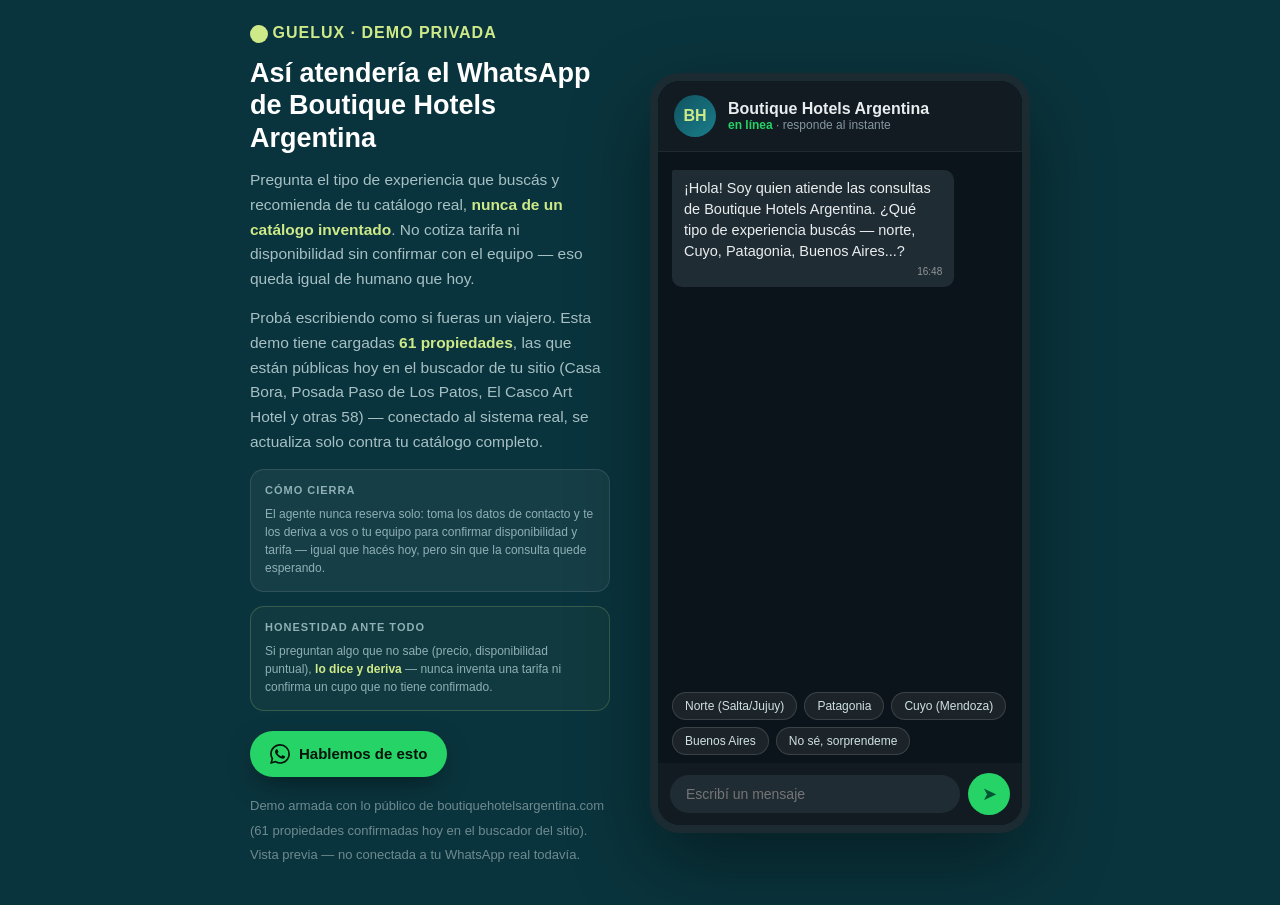
<file: boutiquehotels/index.html>
<!DOCTYPE html>
<html lang="es-AR">
<head>
<meta charset="UTF-8">
<meta name="viewport" content="width=device-width, initial-scale=1.0">
<title>Demo personalizada — Boutique Hotels Argentina × Guelux</title>
<meta name="robots" content="noindex, nofollow" />
<link rel="icon" type="image/png" href="/guelux-logo.png" />
<meta name="theme-color" content="#0a343d" />
<style>
  * { box-sizing: border-box; margin: 0; padding: 0; }
  :root { --wa-bg:#0b141a; --wa-panel:#111b21; --in:#202c33; --out:#005c4b; --txt:#e9edef; --teal:#115361; --lima:#cee988; }
  body { font-family:-apple-system,BlinkMacSystemFont,'Segoe UI',sans-serif; background:#0a343d; min-height:100vh; display:flex; align-items:center; justify-content:center; padding:24px; gap:40px; flex-wrap:wrap; }
  .pitch { max-width:360px; color:#cfe0e3; }
  .pitch .dot{width:18px;height:18px;background:var(--lima);border-radius:50%;display:inline-block;vertical-align:middle}
  .pitch h1{color:#fff;font-size:27px;font-weight:800;line-height:1.2;margin:14px 0}
  .pitch p{font-size:15.5px;line-height:1.6;color:#a7c0c4;margin-bottom:14px}
  .pitch .b{color:var(--lima);font-weight:700}
  .pitch small{color:#6f8a8f;font-size:13px}
  .cta{display:inline-flex;align-items:center;gap:9px;background:#25d366;color:#07120b;font-weight:700;font-size:15px;padding:13px 20px;border-radius:9999px;text-decoration:none;margin-top:6px;box-shadow:0 10px 28px -8px #0008}
  .cta:hover{opacity:.92}
  .modebox{ background:#ffffff0d; border:1px solid #ffffff1c; border-radius:14px; padding:14px; margin:14px 0; }
  .modebox .lbl{ font-size:11px; letter-spacing:1px; text-transform:uppercase; color:#8fb0b5; margin-bottom:9px; font-weight:700; }
  .modedesc{ font-size:12px; color:#8fb0b5; margin-top:0; line-height:1.5; }
  .phone { width:380px; height:760px; background:var(--wa-bg); border-radius:30px; overflow:hidden; display:flex; flex-direction:column; box-shadow:0 30px 80px #0006; border:8px solid #1c2b32; }
  .head { background:var(--wa-panel); padding:14px 16px; display:flex; align-items:center; gap:12px; border-bottom:1px solid #ffffff10; }
  .avatar { width:42px; height:42px; border-radius:50%; background:linear-gradient(135deg,#115361,#1a7d8a); display:flex; align-items:center; justify-content:center; font-size:16px; font-weight:800; color:#cee988; }
  .head .name { color:var(--txt); font-weight:700; font-size:16px; }
  .head .status { color:#8696a0; font-size:12px; }
  .head .status b { color:#25d366; }
  .chat { flex:1; overflow-y:auto; padding:18px 14px; display:flex; flex-direction:column; gap:8px; }
  .bubble { max-width:84%; padding:8px 12px; border-radius:10px; font-size:14.5px; color:var(--txt); line-height:1.45; position:relative; animation:pop .25s ease; white-space:pre-wrap; }
  @keyframes pop { from{opacity:0;transform:translateY(6px)} to{opacity:1;transform:none} }
  .in { background:var(--in); align-self:flex-start; border-top-left-radius:2px; }
  .out { background:var(--out); align-self:flex-end; border-top-right-radius:2px; }
  .sys { align-self:center; background:#ffffff10; color:#9db3b7; font-size:11px; padding:6px 12px; border-radius:10px; margin:4px 0; text-align:center; white-space:pre-wrap; max-width:90%; }
  .t { font-size:10px; color:#ffffff80; display:block; text-align:right; margin-top:3px; }
  .typing { align-self:flex-start; background:var(--in); padding:12px 16px; border-radius:10px; display:none; margin:0 14px; }
  .typing span { display:inline-block; width:7px; height:7px; background:#8696a0; border-radius:50%; margin:0 2px; animation:blink 1.2s infinite; }
  .typing span:nth-child(2){animation-delay:.2s} .typing span:nth-child(3){animation-delay:.4s}
  @keyframes blink { 0%,60%,100%{opacity:.3} 30%{opacity:1} }
  .foot { background:var(--wa-panel); padding:10px 12px; display:flex; gap:8px; align-items:center; }
  .foot input { flex:1; background:var(--in); border:none; border-radius:20px; padding:11px 16px; color:var(--txt); font-size:14px; outline:none; }
  .foot button { background:#25d366; border:none; width:42px; height:42px; border-radius:50%; color:#053; font-size:18px; cursor:pointer; }
  .quick { padding:8px 14px; display:flex; gap:7px; flex-wrap:wrap; background:var(--wa-bg); max-height:130px; overflow:auto; }
  .quick button { background:#ffffff12; border:1px solid #ffffff22; color:#cfe0e3; font-size:12px; padding:6px 12px; border-radius:16px; cursor:pointer; }
  .quick button:hover { background:#cee98822; border-color:var(--lima); }
</style>
</head>
<body>

<div class="pitch">
  <span class="dot"></span> <b style="color:#cee988;letter-spacing:1px">GUELUX · DEMO PRIVADA</b>
  <h1>Así atendería el WhatsApp de Boutique Hotels Argentina</h1>
  <p>Pregunta el tipo de experiencia que buscás y recomienda de tu catálogo real, <span class="b">nunca de un catálogo inventado</span>. No cotiza tarifa ni disponibilidad sin confirmar con el equipo — eso queda igual de humano que hoy.</p>
  <p>Probá escribiendo como si fueras un viajero. Esta demo tiene cargadas <span class="b">61 propiedades</span>, las que están públicas hoy en el buscador de tu sitio (Casa Bora, Posada Paso de Los Patos, El Casco Art Hotel y otras 58) — conectado al sistema real, se actualiza solo contra tu catálogo completo.</p>

  <div class="modebox">
    <div class="lbl">Cómo cierra</div>
    <div class="modedesc">El agente nunca reserva solo: toma los datos de contacto y te los deriva a vos o tu equipo para confirmar disponibilidad y tarifa — igual que hacés hoy, pero sin que la consulta quede esperando.</div>
  </div>

  <div class="modebox" style="background:#cee98808;border-color:#cee98833">
    <div class="lbl">Honestidad ante todo</div>
    <div class="modedesc">Si preguntan algo que no sabe (precio, disponibilidad puntual), <b style="color:#cee988">lo dice y deriva</b> — nunca inventa una tarifa ni confirma un cupo que no tiene confirmado.</div>
  </div>

  <a class="cta" href="https://wa.me/5491154711420?text=Hola%2C%20vengo%20de%20la%20demo%20de%20Boutique%20Hotels%20Argentina%20y%20quiero%20charlar%20sobre%20Guelux" target="_blank" rel="noopener noreferrer">
    <svg width="20" height="20" viewBox="0 0 24 24" fill="currentColor" aria-hidden="true"><path d="M17.472 14.382c-.297-.149-1.758-.867-2.03-.967-.273-.099-.471-.148-.67.15-.197.297-.767.966-.94 1.164-.173.199-.347.223-.644.075-.297-.15-1.255-.463-2.39-1.475-.883-.788-1.48-1.761-1.653-2.059-.173-.297-.018-.458.13-.606.134-.133.298-.347.446-.52.149-.174.198-.298.298-.497.099-.198.05-.371-.025-.52-.075-.149-.669-1.612-.916-2.207-.242-.579-.487-.5-.669-.51l-.57-.01c-.198 0-.52.074-.792.372-.272.297-1.04 1.016-1.04 2.479 0 1.462 1.065 2.875 1.213 3.074.149.198 2.096 3.2 5.077 4.487.709.306 1.262.489 1.694.625.712.227 1.36.195 1.871.118.571-.085 1.758-.719 2.006-1.413.248-.694.248-1.289.173-1.413-.074-.124-.272-.198-.57-.347m-5.421 7.403h-.004a9.87 9.87 0 01-5.031-1.378l-.361-.214-3.741.982.998-3.648-.235-.374a9.86 9.86 0 01-1.51-5.26c.001-5.45 4.436-9.884 9.888-9.884 2.64 0 5.122 1.03 6.988 2.898a9.825 9.825 0 012.893 6.994c-.003 5.45-4.437 9.884-9.885 9.884m8.413-18.297A11.815 11.815 0 0012.05 0C5.495 0 .16 5.335.157 11.892c0 2.096.547 4.142 1.588 5.945L.057 24l6.305-1.654a11.882 11.882 0 005.683 1.448h.005c6.554 0 11.89-5.335 11.893-11.893a11.821 11.821 0 00-3.48-8.413z"/></svg>
    Hablemos de esto
  </a>
  <p style="margin-top:16px"><small>Demo armada con lo público de boutiquehotelsargentina.com (61 propiedades confirmadas hoy en el buscador del sitio). Vista previa — no conectada a tu WhatsApp real todavía.</small></p>
</div>

<div class="phone">
  <div class="head">
    <div class="avatar">BH</div>
    <div>
      <div class="name">Boutique Hotels Argentina</div>
      <div class="status"><b>en línea</b> · responde al instante</div>
    </div>
  </div>
  <div class="chat" id="chat"></div>
  <div class="typing" id="typing"><span></span><span></span><span></span></div>
  <div class="quick" id="quick"></div>
  <div class="foot">
    <input id="inp" placeholder="Escribí un mensaje" autocomplete="off">
    <button onclick="enviar()">➤</button>
  </div>
</div>

<script src="./data.js"></script>
<script src="./app.js"></script>
</body>
</html>
</file>
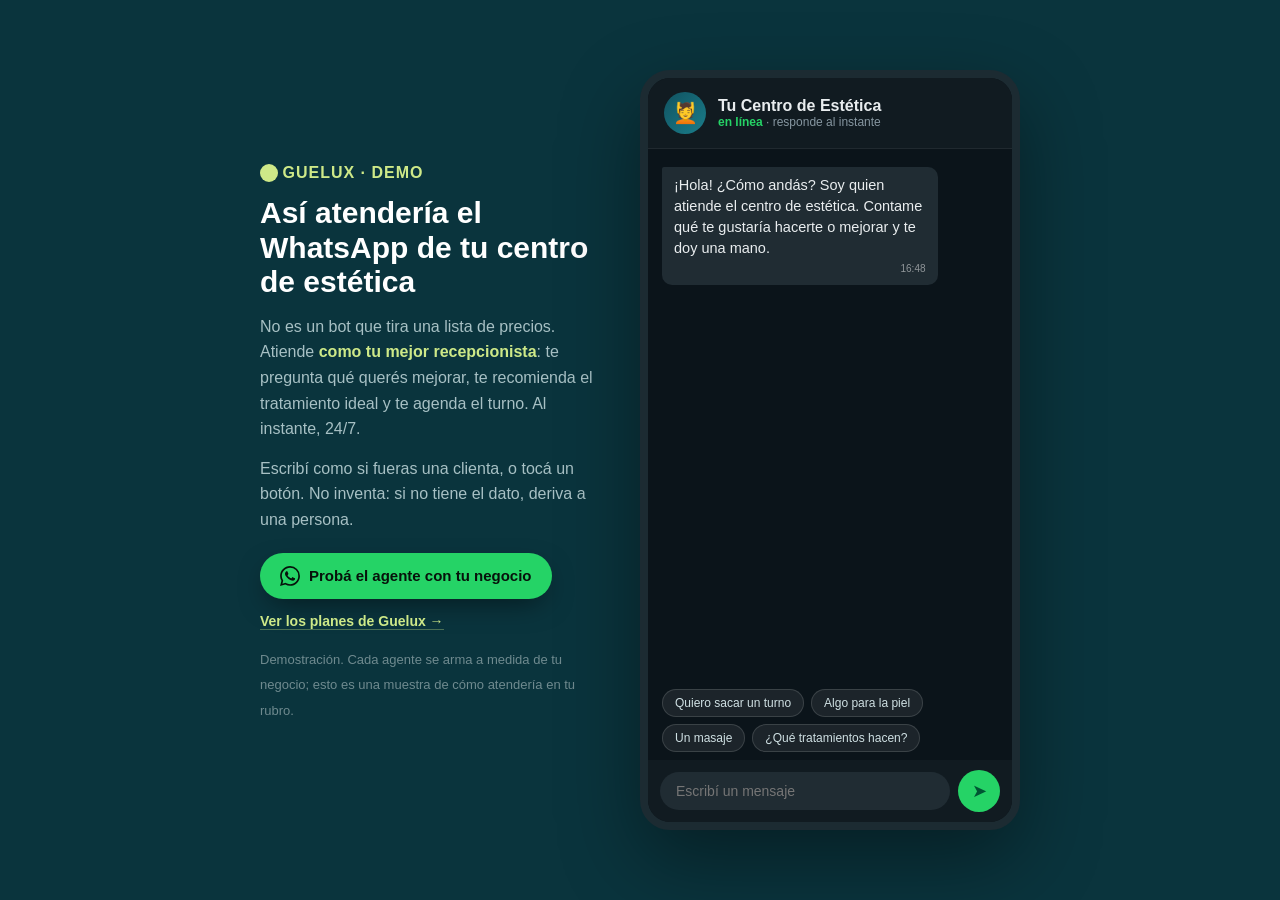
<file: estetica/index.html>
<!DOCTYPE html>
<html lang="es-AR">
<head>
<meta charset="UTF-8">
<meta name="viewport" content="width=device-width, initial-scale=1.0">
<title>Atención por WhatsApp para centros de estética y belleza | Guelux</title>
<meta name="description" content="Así atendería el WhatsApp de tu centro de estética: un agente que pregunta qué querés mejorar, te recomienda el tratamiento por sus beneficios y te agenda el turno. Al instante y 24/7. Probá el agente." />
<meta name="keywords" content="atención WhatsApp estética, turnos por WhatsApp, chatbot centro de estética, agente IA belleza, IA para estética, sacar turno automático WhatsApp" />
<link rel="canonical" href="https://guelux.com/estetica/" />
<meta name="robots" content="index, follow, max-image-preview:large" />
<meta name="theme-color" content="#0a343d" />
<link rel="icon" type="image/png" href="/guelux-logo.png" />
<meta property="og:type" content="website" />
<meta property="og:site_name" content="Guelux" />
<meta property="og:locale" content="es_AR" />
<meta property="og:title" content="Atención por WhatsApp para centros de estética | Guelux" />
<meta property="og:description" content="Un agente que pregunta qué querés mejorar, te recomienda el tratamiento por sus beneficios y te agenda el turno. Probá el agente." />
<meta property="og:url" content="https://guelux.com/estetica/" />
<meta property="og:image" content="https://guelux-os-web.vercel.app/guelux-logo.png" />
<meta name="twitter:card" content="summary_large_image" />
<meta name="twitter:title" content="Atención por WhatsApp para centros de estética | Guelux" />
<meta name="twitter:description" content="Un agente que pregunta qué querés mejorar, te recomienda el tratamiento y te agenda el turno. Probá el agente." />
<meta name="twitter:image" content="https://guelux-os-web.vercel.app/guelux-logo.png" />
<script type="application/ld+json">
{"@context":"https://schema.org","@graph":[
 {"@type":"Service","@id":"https://guelux.com/estetica/#service","name":"Atención por WhatsApp para centros de estética y belleza","serviceType":"Agente de IA para turnos y atención por WhatsApp","provider":{"@type":"Organization","name":"Guelux","url":"https://guelux.com/"},"areaServed":"AR","description":"Un agente de IA que atiende el WhatsApp de tu centro de estética 24/7: pregunta qué querés mejorar, te recomienda el tratamiento por sus beneficios, agenda el turno y responde precios y disponibilidad con la info real del local, y deriva a una persona cuando hace falta."},
 {"@type":"FAQPage","@id":"https://guelux.com/estetica/#faq","mainEntity":[
   {"@type":"Question","name":"¿Sirve para un centro de estética?","acceptedAnswer":{"@type":"Answer","text":"Sí. El agente pregunta qué querés mejorar, te recomienda el tratamiento por sus beneficios y te agenda el turno, al instante y 24/7, con la info real del local, sin frenar la atención."}},
   {"@type":"Question","name":"¿Inventa precios o disponibilidad?","acceptedAnswer":{"@type":"Answer","text":"No. Responde solo con lo que cargás (tratamientos, precios, agenda). Si no tiene el dato, no lo inventa: toma los datos y deriva a una persona."}},
   {"@type":"Question","name":"¿Cómo ayuda a llenar la agenda?","acceptedAnswer":{"@type":"Answer","text":"Muchas consultas para sacar turno llegan fuera de horario. Si no contestás a tiempo, la clienta va a otro lado. El agente responde al toque, recomienda y agenda el turno."}}
 ]}
]}
</script>
<style>
  * { box-sizing: border-box; margin: 0; padding: 0; }
  :root { --wa-bg:#0b141a; --wa-panel:#111b21; --in:#202c33; --out:#005c4b; --txt:#e9edef; --teal:#115361; --lima:#cee988; }
  body { font-family:-apple-system,BlinkMacSystemFont,'Segoe UI',sans-serif; background:#0a343d; min-height:100vh; display:flex; align-items:center; justify-content:center; padding:24px; gap:40px; flex-wrap:wrap; }
  .pitch { max-width:340px; color:#cfe0e3; }
  .pitch .dot{width:18px;height:18px;background:var(--lima);border-radius:50%;display:inline-block;vertical-align:middle}
  .pitch h1{color:#fff;font-size:30px;font-weight:800;line-height:1.15;margin:14px 0}
  .pitch p{font-size:16px;line-height:1.6;color:#a7c0c4;margin-bottom:14px}
  .pitch .b{color:var(--lima);font-weight:700}
  .pitch small{color:#6f8a8f;font-size:13px}
  .cta{display:inline-flex;align-items:center;gap:9px;background:#25d366;color:#07120b;font-weight:700;font-size:15px;padding:13px 20px;border-radius:9999px;text-decoration:none;margin-top:6px;box-shadow:0 10px 28px -8px #0008}
  .cta:hover{opacity:.92}
  .cta2{display:inline-block;color:var(--lima);font-weight:600;font-size:14px;text-decoration:none;margin-top:14px;border-bottom:1px solid #cee98855}
  .phone { width:380px; height:760px; background:var(--wa-bg); border-radius:30px; overflow:hidden; display:flex; flex-direction:column; box-shadow:0 30px 80px #0006; border:8px solid #1c2b32; }
  .head { background:var(--wa-panel); padding:14px 16px; display:flex; align-items:center; gap:12px; border-bottom:1px solid #ffffff10; }
  .avatar { width:42px; height:42px; border-radius:50%; background:linear-gradient(135deg,#115361,#1a7d8a); display:flex; align-items:center; justify-content:center; font-size:20px; }
  .head .name { color:var(--txt); font-weight:700; font-size:16px; }
  .head .status { color:#8696a0; font-size:12px; }
  .head .status b { color:#25d366; }
  .chat { flex:1; overflow-y:auto; padding:18px 14px; display:flex; flex-direction:column; gap:8px; }
  .bubble { max-width:82%; padding:8px 12px; border-radius:10px; font-size:14.5px; color:var(--txt); line-height:1.45; position:relative; animation:pop .25s ease; white-space:pre-wrap; }
  @keyframes pop { from{opacity:0;transform:translateY(6px)} to{opacity:1;transform:none} }
  .in { background:var(--in); align-self:flex-start; border-top-left-radius:2px; }
  .out { background:var(--out); align-self:flex-end; border-top-right-radius:2px; }
  .t { font-size:10px; color:#ffffff80; display:block; text-align:right; margin-top:3px; }
  .typing { align-self:flex-start; background:var(--in); padding:12px 16px; border-radius:10px; display:none; margin:0 14px; }
  .typing span { display:inline-block; width:7px; height:7px; background:#8696a0; border-radius:50%; margin:0 2px; animation:blink 1.2s infinite; }
  .typing span:nth-child(2){animation-delay:.2s} .typing span:nth-child(3){animation-delay:.4s}
  @keyframes blink { 0%,60%,100%{opacity:.3} 30%{opacity:1} }
  .foot { background:var(--wa-panel); padding:10px 12px; display:flex; gap:8px; align-items:center; }
  .foot input { flex:1; background:var(--in); border:none; border-radius:20px; padding:11px 16px; color:var(--txt); font-size:14px; outline:none; }
  .foot button { background:#25d366; border:none; width:42px; height:42px; border-radius:50%; color:#053; font-size:18px; cursor:pointer; }
  .quick { padding:8px 14px; display:flex; gap:7px; flex-wrap:wrap; background:var(--wa-bg); max-height:130px; overflow:auto; }
  .quick button { background:#ffffff12; border:1px solid #ffffff22; color:#cfe0e3; font-size:12px; padding:6px 12px; border-radius:16px; cursor:pointer; }
  .quick button:hover { background:#cee98822; border-color:var(--lima); }
</style>
</head>
<body>

<div class="pitch">
  <span class="dot"></span> <b style="color:#cee988;letter-spacing:1px">GUELUX · DEMO</b>
  <h1>Así atendería el WhatsApp de tu centro de estética</h1>
  <p>No es un bot que tira una lista de precios. Atiende <span class="b">como tu mejor recepcionista</span>: te pregunta qué querés mejorar, te recomienda el tratamiento ideal y te agenda el turno. Al instante, 24/7.</p>
  <p>Escribí como si fueras una clienta, o tocá un botón. No inventa: si no tiene el dato, deriva a una persona.</p>
  <a class="cta" href="https://wa.me/4367846548939?text=Hola%2C%20vengo%20de%20guelux.com%2Festetica%20y%20quiero%20probar%20el%20agente%20para%20mi%20centro%20de%20est%C3%A9tica" target="_blank" rel="noopener noreferrer">
    <svg width="20" height="20" viewBox="0 0 24 24" fill="currentColor" aria-hidden="true"><path d="M17.472 14.382c-.297-.149-1.758-.867-2.03-.967-.273-.099-.471-.148-.67.15-.197.297-.767.966-.94 1.164-.173.199-.347.223-.644.075-.297-.15-1.255-.463-2.39-1.475-.883-.788-1.48-1.761-1.653-2.059-.173-.297-.018-.458.13-.606.134-.133.298-.347.446-.52.149-.174.198-.298.298-.497.099-.198.05-.371-.025-.52-.075-.149-.669-1.612-.916-2.207-.242-.579-.487-.5-.669-.51l-.57-.01c-.198 0-.52.074-.792.372-.272.297-1.04 1.016-1.04 2.479 0 1.462 1.065 2.875 1.213 3.074.149.198 2.096 3.2 5.077 4.487.709.306 1.262.489 1.694.625.712.227 1.36.195 1.871.118.571-.085 1.758-.719 2.006-1.413.248-.694.248-1.289.173-1.413-.074-.124-.272-.198-.57-.347m-5.421 7.403h-.004a9.87 9.87 0 01-5.031-1.378l-.361-.214-3.741.982.998-3.648-.235-.374a9.86 9.86 0 01-1.51-5.26c.001-5.45 4.436-9.884 9.888-9.884 2.64 0 5.122 1.03 6.988 2.898a9.825 9.825 0 012.893 6.994c-.003 5.45-4.437 9.884-9.885 9.884m8.413-18.297A11.815 11.815 0 0012.05 0C5.495 0 .16 5.335.157 11.892c0 2.096.547 4.142 1.588 5.945L.057 24l6.305-1.654a11.882 11.882 0 005.683 1.448h.005c6.554 0 11.89-5.335 11.893-11.893a11.821 11.821 0 00-3.48-8.413z"/></svg>
    Probá el agente con tu negocio
  </a>
  <br><a class="cta2" href="/planes/">Ver los planes de Guelux →</a>
  <p style="margin-top:16px"><small>Demostración. Cada agente se arma a medida de tu negocio; esto es una muestra de cómo atendería en tu rubro.</small></p>
</div>

<div class="phone">
  <div class="head">
    <div class="avatar">💆</div>
    <div>
      <div class="name">Tu Centro de Estética</div>
      <div class="status"><b>en línea</b> · responde al instante</div>
    </div>
  </div>
  <div class="chat" id="chat"></div>
  <div class="typing" id="typing"><span></span><span></span><span></span></div>
  <div class="quick" id="quick"></div>
  <div class="foot">
    <input id="inp" placeholder="Escribí un mensaje" autocomplete="off">
    <button onclick="enviar()">➤</button>
  </div>
</div>

<script>
const chat=document.getElementById('chat'), typing=document.getElementById('typing'), inp=document.getElementById('inp'), quick=document.getElementById('quick');

// Por necesidad: recomendación por BENEFICIO (cómo te vas a sentir/ver) + nombre y precio (después).
const NEC = {
  facial:   { reco:'te va ideal la limpieza facial profunda: te deja la piel renovada, luminosa y descansada, ideal si la sentís apagada o con impurezas. Es una hora y un verdadero mimo', nombre:'limpieza facial profunda', precio:'$18.000' },
  depil:    { reco:'te recomiendo la depilación definitiva: te olvidás del vello por mucho tiempo, es rápida y prácticamente indolora con nuestro equipo', nombre:'depilación definitiva', precio:'$22.000 la sesión' },
  masaje:   { reco:'un masaje descontracturante es justo lo que necesitás: te saca la tensión de la espalda y los hombros y salís renovada. Son 50 minutos de desconexión total', nombre:'masaje descontracturante', precio:'$16.000' },
  unas:     { reco:'te queda perfecto la manicura con esmaltado semipermanente: manos impecables que te duran semanas sin saltarse', nombre:'manicura con esmaltado semipermanente', precio:'$12.000' },
  reductor: { reco:'para eso te recomiendo el tratamiento reductor: trabajamos la zona que quieras con aparatología, en sesiones que de verdad se notan', nombre:'tratamiento reductor', precio:'$20.000 la sesión' },
  general:  { reco:'tenemos limpieza facial, masajes, depilación definitiva, manicura y tratamientos reductores. Contame qué te gustaría mejorar y te recomiendo lo ideal para vos', nombre:'', precio:'' },
};
const FECHAS = ['Miércoles 10:30','Jueves 16:00','Viernes 18:30'];

let S; function reset(){ S={ nec:null, listo:false, paso:'inicio' }; } reset();
function hora(){ const d=new Date(); return d.getHours().toString().padStart(2,'0')+':'+d.getMinutes().toString().padStart(2,'0'); }
function burbuja(txt,cls){ const b=document.createElement('div'); b.className='bubble '+cls; b.innerHTML=txt+'<span class="t">'+hora()+(cls==='out'?' ✓✓':'')+'</span>'; chat.appendChild(b); chat.scrollTop=chat.scrollHeight; }
function bot(txt,delay=820){ typing.style.display='block'; chat.scrollTop=chat.scrollHeight; return new Promise(r=>setTimeout(()=>{ typing.style.display='none'; burbuja(txt,'in'); r(); }, delay)); }
function setQuick(arr){ quick.innerHTML=''; arr.forEach(t=>{ const b=document.createElement('button'); b.textContent=t; b.onclick=()=>{inp.value=t;enviar();}; quick.appendChild(b); }); }
const QUICK_INICIO = ['Quiero sacar un turno','Algo para la piel','Un masaje','¿Qué tratamientos hacen?'];

function detectarNec(t){
  if(/facial|piel|cutis|puntos|granos|apagad|impurez|arrug/.test(t)) return 'facial';
  if(/depil|vello|pelos/.test(t)) return 'depil';
  if(/masaje|contractur|espalda|hombros|relaj|estr[eé]s|tension|tensi[oó]n/.test(t)) return 'masaje';
  if(/u[ñn]a|manicur|esmaltad/.test(t)) return 'unas';
  if(/reduc|celulit|modelar|bajar|figura|abdomen/.test(t)) return 'reductor';
  return null;
}
const quiereTurno = t => /(turno|reserv|sacar|agenda|tratamiento|servicio|quiero|necesito|hacer|me gustar[ií]a|atender|mejorar)/.test(t);

async function ofrecerFechas(){ S.paso='turno'; await bot(`¡Perfecto! Para eso tengo estos horarios:\n\n• ${FECHAS.join('\n• ')}\n\n¿Cuál te viene mejor?`); setQuick([...FECHAS,'Otro día']); }

async function responder(m){
  const t=m.toLowerCase().trim();
  if(/(empezar de nuevo|reiniciar|de cero)/.test(t)){ reset(); await bot('¡Dale, arrancamos de nuevo! ¿Qué te gustaría hacerte?'); setQuick(QUICK_INICIO); return; }

  const nec=detectarNec(t);
  const preguntaPrecio=/(precio|cu[aá]nto|sale|vale|cuesta|valor)/.test(t);

  // Elegir horario dentro del flujo de turno
  if(S.paso==='turno' && /(mi[eé]rcoles|jueves|viernes|10:30|16:00|18:30|ese|dale|s[ií]|primero)/.test(t)){ S.paso='cierre'; await bot('¡Genial! Te reservo el turno y te confirmo en un ratito con el equipo. Te va a llegar un recordatorio el día anterior. ¡Te esperamos!'); setQuick(['Gracias','Sacar otro turno']); return; }
  if(S.paso==='turno' && /(otro d[ií]a|no me sirve|otra fecha)/.test(t)){ await bot('Sin problema, también tengo la semana que viene. Te paso con recepción para encontrar el mejor horario para vos. ¿Dale?'); setQuick(['Dale, gracias']); return; }

  // PRECIO
  if(preguntaPrecio){
    if(nec && !S.nec) S.nec=nec;
    if(S.nec && S.listo && NEC[S.nec].precio){ const c=NEC[S.nec]; await bot(`El valor de la ${c.nombre} es ${c.precio}. ¿Te reservo un turno así lo aprovechás?`); setQuick(['Sí, dame turno','Ver otros tratamientos']); return; }
    if(S.nec){ S.paso='indagando'; await bot('Ya te paso el valor, pero contame un poquito qué te gustaría trabajar así te recomiendo lo ideal.'); return; }
    await bot('Con gusto te paso los valores, pero contame primero qué te gustaría hacerte y te recomiendo lo mejor para vos.'); setQuick(QUICK_INICIO); return;
  }

  // Venía indagando -> RECOMENDAR por beneficio
  if(S.paso==='indagando'){ S.nec=nec||S.nec||'general'; S.listo=true; S.paso='recomendado'; await bot(`Perfecto. Para eso ${NEC[S.nec].reco}. ¿Te busco un turno esta semana?`); setQuick(['Sí, dame turno','¿Cuánto sale?','Ver otros tratamientos']); return; }

  // Quiere turno / menciona necesidad -> INDAGAR primero
  if((quiereTurno(t)||nec) && S.paso!=='recomendado'){ if(nec) S.nec=nec; S.paso='indagando'; await bot('¡Dale! ¿Qué te gustaría trabajar o mejorar? ¿Y para cuándo lo pensabas?'); setQuick(['La piel del rostro','Relajar la espalda','Las uñas','Depilación']); return; }

  // Reservar turno estando recomendado
  if(/(turno|reserv|dame|sacar|s[ií]|dale|agendar)/.test(t) && S.paso==='recomendado'){ await ofrecerFechas(); return; }
  if(/(otros tratamiento|ver otros|otra cosa|algo distinto)/.test(t)){ S.paso='inicio'; S.listo=false; await bot('¡Dale! Tenemos limpieza facial, masajes, depilación definitiva, manicura y tratamientos reductores. ¿Qué te gustaría probar?'); setQuick(['Piel','Masaje','Uñas','Depilación']); return; }
  if(/(horario|abren|hasta qu[eé] hora|d[oó]nde|direcci|ubicaci)/.test(t)){ await bot('Atendemos de lunes a sábado de 9 a 20 hs, en pleno CABA. ¿Querés que te busque un turno?'); setQuick(QUICK_INICIO); return; }
  if(S.paso==='cierre' && /(gracias|dale|listo|perfecto|genial|ok)/.test(t)){ await bot('¡A vos! Cualquier cosa estoy 24/7 por acá. ¡Nos vemos!'); setQuick(['Sacar otro turno']); return; }

  if(/^(hola|buenas|buen d[ií]a|buenas tardes|hey|qu[eé] tal|holis|hi)\b/.test(t)){ await bot('¡Hey! Contame qué te gustaría hacerte o mejorar y te recomiendo el tratamiento ideal. ¿La piel, un masaje, las uñas?'); setQuick(QUICK_INICIO); return; }

  await bot('Muy buena pregunta. Ese dato puntual no lo tengo en esta demo, pero con la agenda real de tu centro lo respondo al toque. Probá con "quiero un turno", "algo para la piel" o "un masaje".');
  setQuick(QUICK_INICIO);
}

async function enviar(){ const m=inp.value.trim(); if(!m) return; burbuja(m,'out'); inp.value=''; await responder(m); }
inp.addEventListener('keydown',e=>{ if(e.key==='Enter') enviar(); });
(async()=>{ await bot('¡Hola! ¿Cómo andás? Soy quien atiende el centro de estética. Contame qué te gustaría hacerte o mejorar y te doy una mano.', 400); setQuick(QUICK_INICIO); })();
</script>
</body>
</html>
</file>
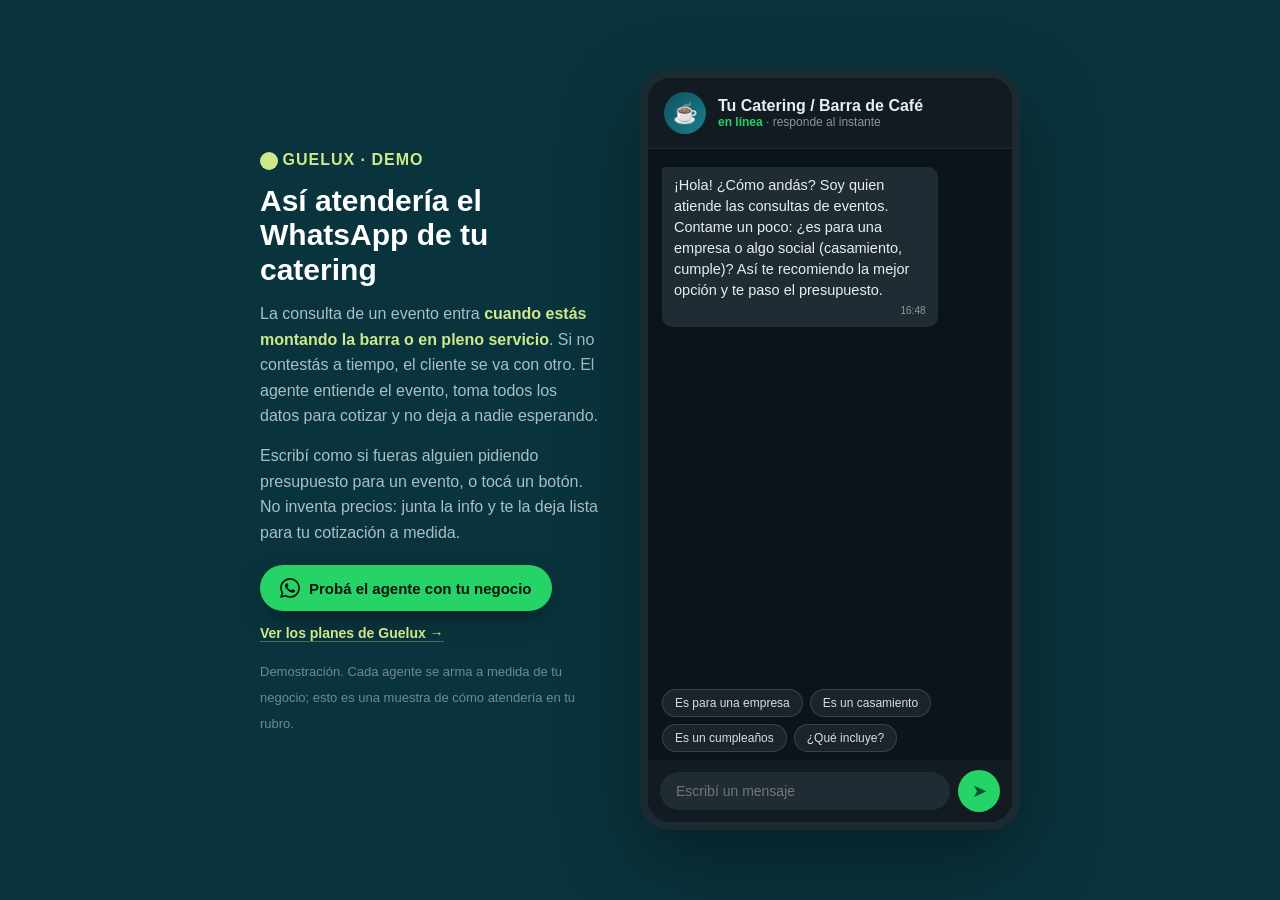
<file: eventos/index.html>
<!DOCTYPE html>
<html lang="es-AR">
<head>
<meta charset="UTF-8">
<meta name="viewport" content="width=device-width, initial-scale=1.0">
<title>Atención por WhatsApp para catering y eventos | Guelux</title>
<meta name="description" content="Así atendería el WhatsApp de tu servicio de catering o barra de café para eventos: un agente que entiende el evento, toma todos los datos para cotizar y no deja ninguna consulta sin responder. 24/7. Probá el agente." />
<meta name="keywords" content="atención WhatsApp catering, chatbot eventos, cotizaciones catering, barra de café eventos, agente IA catering, responder consultas eventos automático" />
<link rel="canonical" href="https://guelux.com/eventos/" />
<meta name="robots" content="index, follow, max-image-preview:large" />
<meta name="theme-color" content="#0a343d" />
<link rel="icon" type="image/png" href="/guelux-logo.png" />
<meta property="og:type" content="website" />
<meta property="og:site_name" content="Guelux" />
<meta property="og:locale" content="es_AR" />
<meta property="og:title" content="Atención por WhatsApp para catering y eventos | Guelux" />
<meta property="og:description" content="Un agente que entiende el evento, toma todos los datos para cotizar y no deja ninguna consulta sin responder. Probá el agente." />
<meta property="og:url" content="https://guelux.com/eventos/" />
<meta property="og:image" content="https://guelux-os-web.vercel.app/guelux-logo.png" />
<meta name="twitter:card" content="summary_large_image" />
<meta name="twitter:title" content="Atención por WhatsApp para catering y eventos | Guelux" />
<meta name="twitter:description" content="Un agente que entiende el evento, toma los datos para cotizar y no pierde ninguna consulta. Probá el agente." />
<meta name="twitter:image" content="https://guelux-os-web.vercel.app/guelux-logo.png" />
<script type="application/ld+json">
{"@context":"https://schema.org","@graph":[
 {"@type":"Service","@id":"https://guelux.com/eventos/#service","name":"Atención por WhatsApp para catering y eventos","serviceType":"Agente de IA para consultas y cotizaciones de eventos por WhatsApp","provider":{"@type":"Organization","name":"Guelux","url":"https://guelux.com/"},"areaServed":"AR","description":"Un agente de IA que atiende el WhatsApp de tu servicio de catering o barra de café para eventos 24/7: entiende de qué evento se trata, toma todos los datos para cotizar (fecha, cantidad de personas, lugar), responde qué incluye cada opción y deja la consulta lista para que armes la propuesta a medida, sin que se te enfríe ni se te escape ningún cliente."},
 {"@type":"FAQPage","@id":"https://guelux.com/eventos/#faq","mainEntity":[
   {"@type":"Question","name":"¿Sirve para un servicio de catering o una barra de café para eventos?","acceptedAnswer":{"@type":"Answer","text":"Sí. El agente entiende de qué evento se trata, toma los datos que necesitás para cotizar (fecha, cantidad de personas, lugar, tipo de servicio) y responde qué incluye cada opción, al instante y 24/7, así ninguna consulta queda sin responder mientras estás en pleno servicio."}},
   {"@type":"Question","name":"Mis cotizaciones son personalizadas, ¿igual sirve?","acceptedAnswer":{"@type":"Answer","text":"Justamente ahí ayuda más. El agente no inventa un precio final: junta toda la info del evento y la deja lista para que armes la cotización a medida, y mientras tanto mantiene al cliente enganchado en vez de dejarlo esperando entre la consulta y tu presupuesto."}},
   {"@type":"Question","name":"¿Inventa precios o disponibilidad?","acceptedAnswer":{"@type":"Answer","text":"No. Responde solo con lo que cargás (opciones, rangos orientativos, zonas de cobertura). El precio final y la disponibilidad de fecha los confirmás vos: el agente los deriva a una persona sin arriesgar un dato."}}
 ]}
]}
</script>
<style>
  * { box-sizing: border-box; margin: 0; padding: 0; }
  :root { --wa-bg:#0b141a; --wa-panel:#111b21; --in:#202c33; --out:#005c4b; --txt:#e9edef; --teal:#115361; --lima:#cee988; }
  body { font-family:-apple-system,BlinkMacSystemFont,'Segoe UI',sans-serif; background:#0a343d; min-height:100vh; display:flex; align-items:center; justify-content:center; padding:24px; gap:40px; flex-wrap:wrap; }
  .pitch { max-width:340px; color:#cfe0e3; }
  .pitch .dot{width:18px;height:18px;background:var(--lima);border-radius:50%;display:inline-block;vertical-align:middle}
  .pitch h1{color:#fff;font-size:30px;font-weight:800;line-height:1.15;margin:14px 0}
  .pitch p{font-size:16px;line-height:1.6;color:#a7c0c4;margin-bottom:14px}
  .pitch .b{color:var(--lima);font-weight:700}
  .pitch small{color:#6f8a8f;font-size:13px}
  .cta{display:inline-flex;align-items:center;gap:9px;background:#25d366;color:#07120b;font-weight:700;font-size:15px;padding:13px 20px;border-radius:9999px;text-decoration:none;margin-top:6px;box-shadow:0 10px 28px -8px #0008}
  .cta:hover{opacity:.92}
  .cta2{display:inline-block;color:var(--lima);font-weight:600;font-size:14px;text-decoration:none;margin-top:14px;border-bottom:1px solid #cee98855}
  .phone { width:380px; height:760px; background:var(--wa-bg); border-radius:30px; overflow:hidden; display:flex; flex-direction:column; box-shadow:0 30px 80px #0006; border:8px solid #1c2b32; }
  .head { background:var(--wa-panel); padding:14px 16px; display:flex; align-items:center; gap:12px; border-bottom:1px solid #ffffff10; }
  .avatar { width:42px; height:42px; border-radius:50%; background:linear-gradient(135deg,#115361,#1a7d8a); display:flex; align-items:center; justify-content:center; font-size:20px; }
  .head .name { color:var(--txt); font-weight:700; font-size:16px; }
  .head .status { color:#8696a0; font-size:12px; }
  .head .status b { color:#25d366; }
  .chat { flex:1; overflow-y:auto; padding:18px 14px; display:flex; flex-direction:column; gap:8px; }
  .bubble { max-width:82%; padding:8px 12px; border-radius:10px; font-size:14.5px; color:var(--txt); line-height:1.45; position:relative; animation:pop .25s ease; white-space:pre-wrap; }
  @keyframes pop { from{opacity:0;transform:translateY(6px)} to{opacity:1;transform:none} }
  .in { background:var(--in); align-self:flex-start; border-top-left-radius:2px; }
  .out { background:var(--out); align-self:flex-end; border-top-right-radius:2px; }
  .t { font-size:10px; color:#ffffff80; display:block; text-align:right; margin-top:3px; }
  .typing { align-self:flex-start; background:var(--in); padding:12px 16px; border-radius:10px; display:none; margin:0 14px; }
  .typing span { display:inline-block; width:7px; height:7px; background:#8696a0; border-radius:50%; margin:0 2px; animation:blink 1.2s infinite; }
  .typing span:nth-child(2){animation-delay:.2s} .typing span:nth-child(3){animation-delay:.4s}
  @keyframes blink { 0%,60%,100%{opacity:.3} 30%{opacity:1} }
  .foot { background:var(--wa-panel); padding:10px 12px; display:flex; gap:8px; align-items:center; }
  .foot input { flex:1; background:var(--in); border:none; border-radius:20px; padding:11px 16px; color:var(--txt); font-size:14px; outline:none; }
  .foot button { background:#25d366; border:none; width:42px; height:42px; border-radius:50%; color:#053; font-size:18px; cursor:pointer; }
  .quick { padding:8px 14px; display:flex; gap:7px; flex-wrap:wrap; background:var(--wa-bg); max-height:130px; overflow:auto; }
  .quick button { background:#ffffff12; border:1px solid #ffffff22; color:#cfe0e3; font-size:12px; padding:6px 12px; border-radius:16px; cursor:pointer; }
  .quick button:hover { background:#cee98822; border-color:var(--lima); }
</style>
</head>
<body>

<div class="pitch">
  <span class="dot"></span> <b style="color:#cee988;letter-spacing:1px">GUELUX · DEMO</b>
  <h1>Así atendería el WhatsApp de tu catering</h1>
  <p>La consulta de un evento entra <span class="b">cuando estás montando la barra o en pleno servicio</span>. Si no contestás a tiempo, el cliente se va con otro. El agente entiende el evento, toma todos los datos para cotizar y no deja a nadie esperando.</p>
  <p>Escribí como si fueras alguien pidiendo presupuesto para un evento, o tocá un botón. No inventa precios: junta la info y te la deja lista para tu cotización a medida.</p>
  <a class="cta" href="https://wa.me/4367846548939?text=Hola%2C%20vengo%20de%20guelux.com%2Feventos%20y%20quiero%20probar%20el%20agente%20para%20mi%20catering" target="_blank" rel="noopener noreferrer">
    <svg width="20" height="20" viewBox="0 0 24 24" fill="currentColor" aria-hidden="true"><path d="M17.472 14.382c-.297-.149-1.758-.867-2.03-.967-.273-.099-.471-.148-.67.15-.197.297-.767.966-.94 1.164-.173.199-.347.223-.644.075-.297-.15-1.255-.463-2.39-1.475-.883-.788-1.48-1.761-1.653-2.059-.173-.297-.018-.458.13-.606.134-.133.298-.347.446-.52.149-.174.198-.298.298-.497.099-.198.05-.371-.025-.52-.075-.149-.669-1.612-.916-2.207-.242-.579-.487-.5-.669-.51l-.57-.01c-.198 0-.52.074-.792.372-.272.297-1.04 1.016-1.04 2.479 0 1.462 1.065 2.875 1.213 3.074.149.198 2.096 3.2 5.077 4.487.709.306 1.262.489 1.694.625.712.227 1.36.195 1.871.118.571-.085 1.758-.719 2.006-1.413.248-.694.248-1.289.173-1.413-.074-.124-.272-.198-.57-.347m-5.421 7.403h-.004a9.87 9.87 0 01-5.031-1.378l-.361-.214-3.741.982.998-3.648-.235-.374a9.86 9.86 0 01-1.51-5.26c.001-5.45 4.436-9.884 9.888-9.884 2.64 0 5.122 1.03 6.988 2.898a9.825 9.825 0 012.893 6.994c-.003 5.45-4.437 9.884-9.885 9.884m8.413-18.297A11.815 11.815 0 0012.05 0C5.495 0 .16 5.335.157 11.892c0 2.096.547 4.142 1.588 5.945L.057 24l6.305-1.654a11.882 11.882 0 005.683 1.448h.005c6.554 0 11.89-5.335 11.893-11.893a11.821 11.821 0 00-3.48-8.413z"/></svg>
    Probá el agente con tu negocio
  </a>
  <br><a class="cta2" href="/planes/">Ver los planes de Guelux →</a>
  <p style="margin-top:16px"><small>Demostración. Cada agente se arma a medida de tu negocio; esto es una muestra de cómo atendería en tu rubro.</small></p>
</div>

<div class="phone">
  <div class="head">
    <div class="avatar">☕</div>
    <div>
      <div class="name">Tu Catering / Barra de Café</div>
      <div class="status"><b>en línea</b> · responde al instante</div>
    </div>
  </div>
  <div class="chat" id="chat"></div>
  <div class="typing" id="typing"><span></span><span></span><span></span></div>
  <div class="quick" id="quick"></div>
  <div class="foot">
    <input id="inp" placeholder="Escribí un mensaje" autocomplete="off">
    <button onclick="enviar()">➤</button>
  </div>
</div>

<script>
const chat=document.getElementById('chat'), typing=document.getElementById('typing'), inp=document.getElementById('inp'), quick=document.getElementById('quick');

// Opciones/paquetes de una barra de café + catering para eventos (rangos orientativos; la cotización final es a medida)
const PAQUETES = {
  corporativo: 'para empresas te va genial el Corner de Café de especialidad con barista: café, cortados, capuccinos e infusiones ilimitadas más una mesa dulce con medialunas y budines. Ideal para jornadas, lanzamientos y reuniones',
  social:      'para casamientos y cumpleaños te arma un ambientazo la Barra Full: café de especialidad, chocolatada, mesa de té e infusiones, con pastelería artesanal. Podés sumar la barra a la mañana o para el after',
  general:     'trabajamos con Corner de Café (barista + café de especialidad e infusiones) y la Barra Full que suma mesa dulce y pastelería artesanal. Se arma a medida del evento',
};
const INCLUYE = 'Cada servicio incluye barista, la máquina y todo el equipamiento, café de especialidad e infusiones, y la ambientación de la barra. La pastelería y los extras se suman según lo que quieras. El armado y desarme corren por nuestra cuenta.';
const COBERTURA = 'Cubrimos CABA y GBA sin cargo de traslado; más lejos lo cotizamos aparte según la zona. ¿Para qué localidad sería?';

let S; function reset(){ S={ tipo:null, datos:{}, paso:'inicio' }; } reset();
function hora(){ const d=new Date(); return d.getHours().toString().padStart(2,'0')+':'+d.getMinutes().toString().padStart(2,'0'); }
function burbuja(txt,cls){ const b=document.createElement('div'); b.className='bubble '+cls; b.innerHTML=txt+'<span class="t">'+hora()+(cls==='out'?' ✓✓':'')+'</span>'; chat.appendChild(b); chat.scrollTop=chat.scrollHeight; }
function bot(txt,delay=820){ typing.style.display='block'; chat.scrollTop=chat.scrollHeight; return new Promise(r=>setTimeout(()=>{ typing.style.display='none'; burbuja(txt,'in'); r(); }, delay)); }
function setQuick(arr){ quick.innerHTML=''; arr.forEach(t=>{ const b=document.createElement('button'); b.textContent=t; b.onclick=()=>{inp.value=t;enviar();}; quick.appendChild(b); }); }
const QUICK_INICIO = ['Es para una empresa','Es un casamiento','Es un cumpleaños','¿Qué incluye?'];

function detectarTipo(t){
  if(/(empresa|corporativ|oficina|jornada|lanzamiento|capacitaci|reuni[oó]n|trabajo|laboral|congreso)/.test(t)) return 'corporativo';
  if(/(casamiento|boda|cumple|cumplea|quince|15|bautismo|comuni[oó]n|fiesta|social|aniversario)/.test(t)) return 'social';
  return null;
}
const quiereCotizar = t => /(evento|cotiz|presupuesto|precio|sale|cu[aá]nto|contrat|servicio|barra|caf[eé]|catering|fecha|para el|organiz)/.test(t);

async function responder(m){
  const t=m.toLowerCase().trim();
  if(/(empezar de nuevo|reiniciar|de cero)/.test(t)){ reset(); await bot('¡Dale, arrancamos de nuevo! Contame de tu evento: ¿es para una empresa o algo social (casamiento, cumple)?'); setQuick(QUICK_INICIO); return; }

  const tipo=detectarTipo(t);

  // Servicios que NO tenemos cargados en esta demo: no inventa, deriva
  if(/(alcohol|barra de tragos|tragos|c[oó]ctel|vino|cerveza|choripan|asado|comida caliente|almuerzo|cena|men[uú] principal)/.test(t)){ await bot('Ese servicio puntual prefiero no arriesgarlo por acá. Se lo paso al equipo y te confirman en un rato, así no te quedás con la duda. Mientras tanto, ¿me contás para cuántas personas y qué fecha sería?'); setQuick(['Somos 50 personas','¿Qué incluye?']); return; }

  // Consultas puntuales
  if(/(qu[eé] inclu|qu[eé] tiene|qu[eé] trae|con qu[eé] viene|equipamiento)/.test(t)){ await bot(INCLUYE+' ¿Para cuántas personas sería el evento?'); setQuick(['Somos 30','Somos 80','¿Cuánto sale?']); return; }
  if(/(zona|cobertura|traslado|viaj|localidad|d[oó]nde|hasta d[oó]nde|llegan a)/.test(t)){ await bot(COBERTURA); setQuick(['Es en CABA','Es en GBA','¿Qué incluye?']); return; }
  if(/(precio|cu[aá]nto sale|valor|cu[aá]nto es|presupuesto|cotiz)/.test(t)){ S.paso='datos'; await bot('Los servicios arrancan desde unos $6.000 por persona y varían según lo que sumes (pastelería, duración, extras). Como cada evento es distinto, te armo la cotización exacta a medida. Para eso contame: ¿qué fecha, cuántas personas y en qué zona sería?'); setQuick(['Ej: 15/11, 60 personas, CABA','¿Qué incluye?']); return; }

  // Ya sabemos el tipo o venía indagando -> recomendar paquete + pedir datos para cotizar
  if(tipo || S.paso==='indagando'){
    S.tipo = tipo || S.tipo || 'general';
    S.paso='datos';
    await bot(`¡Buenísimo! Contame, ${PAQUETES[S.tipo]}. Para pasarte la propuesta exacta, decime la fecha del evento, cuántas personas y en qué zona es.`);
    setQuick(['Ej: 20/12, 100 personas, GBA','¿Qué incluye?','¿Cuánto sale?']);
    return;
  }

  // Está dando los datos del evento -> capturar y cerrar el hilo hacia cotización a medida
  if(S.paso==='datos'){
    S.paso='captura';
    await bot('¡Genial, gracias! Ya tengo todo para armarte la cotización a medida. Te la preparo con el equipo y te la paso en un rato por acá. ¿A nombre de quién la hago y me dejás un mail o te la mando por este mismo WhatsApp?');
    setQuick(['Mandámela por acá','Te paso mi mail']);
    return;
  }
  if(S.paso==='captura'){
    S.paso='cierre';
    await bot('¡Perfecto! Queda anotado. Te llega la propuesta en breve y cualquier ajuste lo vemos por acá. Gracias por escribirnos, se viene un evento de diez.');
    setQuick(['Listo, gracias','Tengo otra consulta']);
    return;
  }

  // Cierre / saludos
  if(/(fecha|disponible|tienen libre|agenda)/.test(t)){ await bot('La disponibilidad de la fecha te la confirma el equipo al toque (no quiero arriesgarte un sí sin chequear la agenda). Pasame la fecha y la cantidad de personas y lo verificamos ya.'); setQuick(['Ej: 15/11, 60 personas','¿Qué incluye?']); return; }
  if(/^(hola|buenas|buen d[ií]a|buenas noches|buenas tardes|hey|qu[eé] tal|holis|hi)\b/.test(t)){ await bot('¡Hola! ¿Cómo andás? Soy quien atiende las consultas de eventos. Contame: ¿es para una empresa o algo social (casamiento, cumple)? Así te recomiendo la mejor opción y te armo el presupuesto.'); setQuick(QUICK_INICIO); return; }
  if(S.paso==='cierre' && /(gracias|dale|listo|perfecto|genial|ok)/.test(t)){ await bot('¡A vos! Estoy 24/7 por acá para lo que necesites. ¡Un abrazo!'); setQuick(['Organizar otro evento']); return; }

  await bot('Muy buena pregunta. Ese dato puntual no lo tengo cargado en esta demo, pero con la info real de tu negocio lo respondo al toque. Probá contándome de tu evento: tipo, fecha y cuántas personas.');
  setQuick(QUICK_INICIO);
}

async function enviar(){ const m=inp.value.trim(); if(!m) return; burbuja(m,'out'); inp.value=''; await responder(m); }
inp.addEventListener('keydown',e=>{ if(e.key==='Enter') enviar(); });
(async()=>{ await bot('¡Hola! ¿Cómo andás? Soy quien atiende las consultas de eventos. Contame un poco: ¿es para una empresa o algo social (casamiento, cumple)? Así te recomiendo la mejor opción y te paso el presupuesto.', 400); setQuick(QUICK_INICIO); })();
</script>
</body>
</html>
</file>
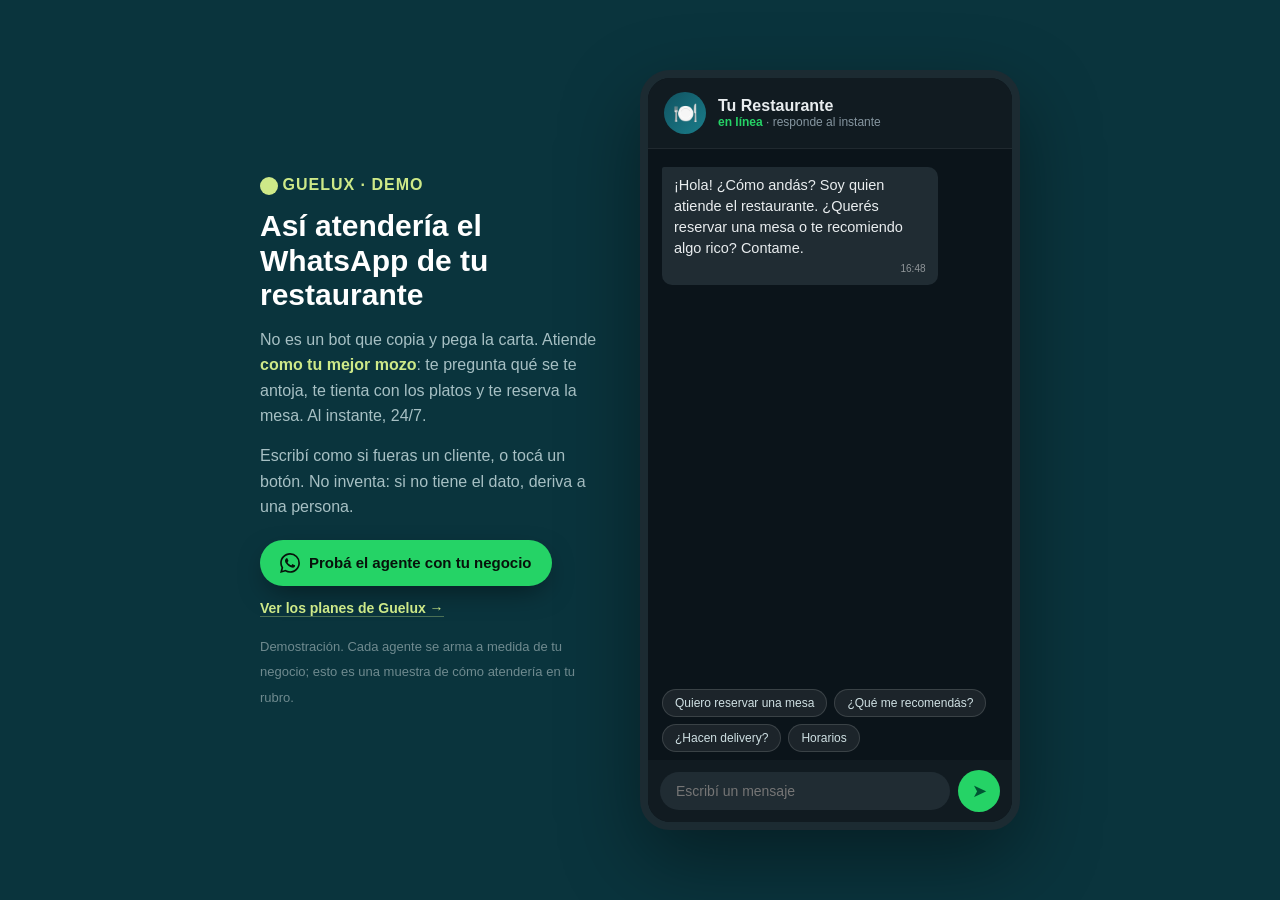
<file: gastronomia/index.html>
<!DOCTYPE html>
<html lang="es-AR">
<head>
<meta charset="UTF-8">
<meta name="viewport" content="width=device-width, initial-scale=1.0">
<title>Atención por WhatsApp para restaurantes y gastronomía | Guelux</title>
<meta name="description" content="Así atendería el WhatsApp de tu restaurante: un agente que pregunta qué se te antoja, te recomienda los platos como un buen mozo y te reserva la mesa. Al instante y 24/7. Probá el agente." />
<meta name="keywords" content="atención WhatsApp restaurante, chatbot gastronomía, reservas por WhatsApp, agente IA restaurante, IA para restaurantes, responder reservas automático" />
<link rel="canonical" href="https://guelux.com/gastronomia/" />
<meta name="robots" content="index, follow, max-image-preview:large" />
<meta name="theme-color" content="#0a343d" />
<link rel="icon" type="image/png" href="/guelux-logo.png" />
<meta property="og:type" content="website" />
<meta property="og:site_name" content="Guelux" />
<meta property="og:locale" content="es_AR" />
<meta property="og:title" content="Atención por WhatsApp para restaurantes | Guelux" />
<meta property="og:description" content="Un agente que pregunta qué se te antoja, te recomienda los platos como un buen mozo y te reserva la mesa. Probá el agente." />
<meta property="og:url" content="https://guelux.com/gastronomia/" />
<meta property="og:image" content="https://guelux-os-web.vercel.app/guelux-logo.png" />
<meta name="twitter:card" content="summary_large_image" />
<meta name="twitter:title" content="Atención por WhatsApp para restaurantes | Guelux" />
<meta name="twitter:description" content="Un agente que pregunta qué se te antoja, te recomienda los platos y te reserva la mesa. Probá el agente." />
<meta name="twitter:image" content="https://guelux-os-web.vercel.app/guelux-logo.png" />
<script type="application/ld+json">
{"@context":"https://schema.org","@graph":[
 {"@type":"Service","@id":"https://guelux.com/gastronomia/#service","name":"Atención por WhatsApp para restaurantes y gastronomía","serviceType":"Agente de IA para reservas y atención por WhatsApp","provider":{"@type":"Organization","name":"Guelux","url":"https://guelux.com/"},"areaServed":"AR","description":"Un agente de IA que atiende el WhatsApp de tu restaurante 24/7 como un buen mozo: pregunta qué se te antoja, recomienda los platos, toma la reserva y responde por delivery y horarios con la info real del local, y deriva a una persona cuando hace falta."},
 {"@type":"FAQPage","@id":"https://guelux.com/gastronomia/#faq","mainEntity":[
   {"@type":"Question","name":"¿Sirve para un restaurante?","acceptedAnswer":{"@type":"Answer","text":"Sí. El agente atiende como un buen mozo: pregunta qué se te antoja, recomienda los platos, toma la reserva y responde por delivery y horarios, al instante y 24/7, sin frenar el servicio."}},
   {"@type":"Question","name":"¿Inventa datos del menú o los horarios?","acceptedAnswer":{"@type":"Answer","text":"No. Responde solo con lo que cargás (carta, horarios, zonas de delivery). Si no tiene el dato, no lo inventa: toma los datos y deriva a una persona."}},
   {"@type":"Question","name":"¿Cómo ayuda a no perder reservas?","acceptedAnswer":{"@type":"Answer","text":"Muchas reservas llegan en pleno servicio o fuera de horario. Si no contestás a tiempo, la mesa se va a otro lado. El agente responde al toque y no deja ninguna sin atender."}}
 ]}
]}
</script>
<style>
  * { box-sizing: border-box; margin: 0; padding: 0; }
  :root { --wa-bg:#0b141a; --wa-panel:#111b21; --in:#202c33; --out:#005c4b; --txt:#e9edef; --teal:#115361; --lima:#cee988; }
  body { font-family:-apple-system,BlinkMacSystemFont,'Segoe UI',sans-serif; background:#0a343d; min-height:100vh; display:flex; align-items:center; justify-content:center; padding:24px; gap:40px; flex-wrap:wrap; }
  .pitch { max-width:340px; color:#cfe0e3; }
  .pitch .dot{width:18px;height:18px;background:var(--lima);border-radius:50%;display:inline-block;vertical-align:middle}
  .pitch h1{color:#fff;font-size:30px;font-weight:800;line-height:1.15;margin:14px 0}
  .pitch p{font-size:16px;line-height:1.6;color:#a7c0c4;margin-bottom:14px}
  .pitch .b{color:var(--lima);font-weight:700}
  .pitch small{color:#6f8a8f;font-size:13px}
  .cta{display:inline-flex;align-items:center;gap:9px;background:#25d366;color:#07120b;font-weight:700;font-size:15px;padding:13px 20px;border-radius:9999px;text-decoration:none;margin-top:6px;box-shadow:0 10px 28px -8px #0008}
  .cta:hover{opacity:.92}
  .cta2{display:inline-block;color:var(--lima);font-weight:600;font-size:14px;text-decoration:none;margin-top:14px;border-bottom:1px solid #cee98855}
  .phone { width:380px; height:760px; background:var(--wa-bg); border-radius:30px; overflow:hidden; display:flex; flex-direction:column; box-shadow:0 30px 80px #0006; border:8px solid #1c2b32; }
  .head { background:var(--wa-panel); padding:14px 16px; display:flex; align-items:center; gap:12px; border-bottom:1px solid #ffffff10; }
  .avatar { width:42px; height:42px; border-radius:50%; background:linear-gradient(135deg,#115361,#1a7d8a); display:flex; align-items:center; justify-content:center; font-size:20px; }
  .head .name { color:var(--txt); font-weight:700; font-size:16px; }
  .head .status { color:#8696a0; font-size:12px; }
  .head .status b { color:#25d366; }
  .chat { flex:1; overflow-y:auto; padding:18px 14px; display:flex; flex-direction:column; gap:8px; }
  .bubble { max-width:82%; padding:8px 12px; border-radius:10px; font-size:14.5px; color:var(--txt); line-height:1.45; position:relative; animation:pop .25s ease; white-space:pre-wrap; }
  @keyframes pop { from{opacity:0;transform:translateY(6px)} to{opacity:1;transform:none} }
  .in { background:var(--in); align-self:flex-start; border-top-left-radius:2px; }
  .out { background:var(--out); align-self:flex-end; border-top-right-radius:2px; }
  .t { font-size:10px; color:#ffffff80; display:block; text-align:right; margin-top:3px; }
  .typing { align-self:flex-start; background:var(--in); padding:12px 16px; border-radius:10px; display:none; margin:0 14px; }
  .typing span { display:inline-block; width:7px; height:7px; background:#8696a0; border-radius:50%; margin:0 2px; animation:blink 1.2s infinite; }
  .typing span:nth-child(2){animation-delay:.2s} .typing span:nth-child(3){animation-delay:.4s}
  @keyframes blink { 0%,60%,100%{opacity:.3} 30%{opacity:1} }
  .foot { background:var(--wa-panel); padding:10px 12px; display:flex; gap:8px; align-items:center; }
  .foot input { flex:1; background:var(--in); border:none; border-radius:20px; padding:11px 16px; color:var(--txt); font-size:14px; outline:none; }
  .foot button { background:#25d366; border:none; width:42px; height:42px; border-radius:50%; color:#053; font-size:18px; cursor:pointer; }
  .quick { padding:8px 14px; display:flex; gap:7px; flex-wrap:wrap; background:var(--wa-bg); max-height:130px; overflow:auto; }
  .quick button { background:#ffffff12; border:1px solid #ffffff22; color:#cfe0e3; font-size:12px; padding:6px 12px; border-radius:16px; cursor:pointer; }
  .quick button:hover { background:#cee98822; border-color:var(--lima); }
</style>
</head>
<body>

<div class="pitch">
  <span class="dot"></span> <b style="color:#cee988;letter-spacing:1px">GUELUX · DEMO</b>
  <h1>Así atendería el WhatsApp de tu restaurante</h1>
  <p>No es un bot que copia y pega la carta. Atiende <span class="b">como tu mejor mozo</span>: te pregunta qué se te antoja, te tienta con los platos y te reserva la mesa. Al instante, 24/7.</p>
  <p>Escribí como si fueras un cliente, o tocá un botón. No inventa: si no tiene el dato, deriva a una persona.</p>
  <a class="cta" href="https://wa.me/4367846548939?text=Hola%2C%20vengo%20de%20guelux.com%2Fgastronomia%20y%20quiero%20probar%20el%20agente%20para%20mi%20restaurante" target="_blank" rel="noopener noreferrer">
    <svg width="20" height="20" viewBox="0 0 24 24" fill="currentColor" aria-hidden="true"><path d="M17.472 14.382c-.297-.149-1.758-.867-2.03-.967-.273-.099-.471-.148-.67.15-.197.297-.767.966-.94 1.164-.173.199-.347.223-.644.075-.297-.15-1.255-.463-2.39-1.475-.883-.788-1.48-1.761-1.653-2.059-.173-.297-.018-.458.13-.606.134-.133.298-.347.446-.52.149-.174.198-.298.298-.497.099-.198.05-.371-.025-.52-.075-.149-.669-1.612-.916-2.207-.242-.579-.487-.5-.669-.51l-.57-.01c-.198 0-.52.074-.792.372-.272.297-1.04 1.016-1.04 2.479 0 1.462 1.065 2.875 1.213 3.074.149.198 2.096 3.2 5.077 4.487.709.306 1.262.489 1.694.625.712.227 1.36.195 1.871.118.571-.085 1.758-.719 2.006-1.413.248-.694.248-1.289.173-1.413-.074-.124-.272-.198-.57-.347m-5.421 7.403h-.004a9.87 9.87 0 01-5.031-1.378l-.361-.214-3.741.982.998-3.648-.235-.374a9.86 9.86 0 01-1.51-5.26c.001-5.45 4.436-9.884 9.888-9.884 2.64 0 5.122 1.03 6.988 2.898a9.825 9.825 0 012.893 6.994c-.003 5.45-4.437 9.884-9.885 9.884m8.413-18.297A11.815 11.815 0 0012.05 0C5.495 0 .16 5.335.157 11.892c0 2.096.547 4.142 1.588 5.945L.057 24l6.305-1.654a11.882 11.882 0 005.683 1.448h.005c6.554 0 11.89-5.335 11.893-11.893a11.821 11.821 0 00-3.48-8.413z"/></svg>
    Probá el agente con tu negocio
  </a>
  <br><a class="cta2" href="/planes/">Ver los planes de Guelux →</a>
  <p style="margin-top:16px"><small>Demostración. Cada agente se arma a medida de tu negocio; esto es una muestra de cómo atendería en tu rubro.</small></p>
</div>

<div class="phone">
  <div class="head">
    <div class="avatar">🍽️</div>
    <div>
      <div class="name">Tu Restaurante</div>
      <div class="status"><b>en línea</b> · responde al instante</div>
    </div>
  </div>
  <div class="chat" id="chat"></div>
  <div class="typing" id="typing"><span></span><span></span><span></span></div>
  <div class="quick" id="quick"></div>
  <div class="foot">
    <input id="inp" placeholder="Escribí un mensaje" autocomplete="off">
    <button onclick="enviar()">➤</button>
  </div>
</div>

<script>
const chat=document.getElementById('chat'), typing=document.getElementById('typing'), inp=document.getElementById('inp'), quick=document.getElementById('quick');

const ANTOJO = {
  carne:  'te súper recomiendo el ojo de bife de 300g con la guarnición que elijas: sale bien jugoso y es un golazo. Y para arrancar, la provoleta a la parrilla es imperdible',
  pasta:  'te van ideal los sorrentinos de jamón y mozzarella, caseros y abundantes, con la salsa que quieras. Con una provoleta de entrada, cerrás una noche redonda',
  picar:  'para compartir te armo una tabla con provoleta, rabas y unas empanaditas para arrancar, y de ahí seguimos con lo que tengan ganas',
  general:'tenemos desde una milanesa napolitana con papas hasta un ojo de bife jugoso, pasando por pastas caseras. Todo bien casero y abundante',
};
const HORARIOS = 'Abrimos de martes a domingo de 20 a 00 hs; los lunes cerramos. ¿Te reservo una mesa?';
const DELIVERY = 'Sí, hacemos delivery por PedidosYa y también directo por acá dentro de CABA, con un mínimo de $8.000. ¿Querés que te recomiende algo para pedir?';

let S; function reset(){ S={ antojo:null, listo:false, paso:'inicio' }; } reset();
function hora(){ const d=new Date(); return d.getHours().toString().padStart(2,'0')+':'+d.getMinutes().toString().padStart(2,'0'); }
function burbuja(txt,cls){ const b=document.createElement('div'); b.className='bubble '+cls; b.innerHTML=txt+'<span class="t">'+hora()+(cls==='out'?' ✓✓':'')+'</span>'; chat.appendChild(b); chat.scrollTop=chat.scrollHeight; }
function bot(txt,delay=820){ typing.style.display='block'; chat.scrollTop=chat.scrollHeight; return new Promise(r=>setTimeout(()=>{ typing.style.display='none'; burbuja(txt,'in'); r(); }, delay)); }
function setQuick(arr){ quick.innerHTML=''; arr.forEach(t=>{ const b=document.createElement('button'); b.textContent=t; b.onclick=()=>{inp.value=t;enviar();}; quick.appendChild(b); }); }
const QUICK_INICIO = ['Quiero reservar una mesa','¿Qué me recomendás?','¿Hacen delivery?','Horarios'];

function detectarAntojo(t){
  if(/carne|bife|asado|parrilla|milanesa|lomo|vac[ií]o/.test(t)) return 'carne';
  if(/pasta|sorrentino|fideo|ravioles|[ñn]oqui|tallarin|lasa[ñn]a/.test(t)) return 'pasta';
  if(/picar|compartir|tabla|picada|entrada|para arrancar/.test(t)) return 'picar';
  return null;
}
const quiereComerOReservar = t => /(reserv|mesa|lugar|cenar|comer|almorzar|noche|recomend|qu[eé] hay|men[uú]|carta|hambre|ir a|vamos)/.test(t);

async function responder(m){
  const t=m.toLowerCase().trim();
  if(/(empezar de nuevo|reiniciar|de cero)/.test(t)){ reset(); await bot('¡Dale, arrancamos de nuevo! ¿Querés reservar una mesa o pedir delivery?'); setQuick(QUICK_INICIO); return; }

  const antojo=detectarAntojo(t);

  // Delivery / horarios / precio: consultas puntuales
  if(/(delivery|env[ií]o|pedido|para llevar|take away|a domicilio)/.test(t)){ await bot(DELIVERY); setQuick(['¿Qué me recomendás?','Quiero reservar']); return; }
  if(/(horario|abren|abierto|hasta qu[eé] hora|a qu[eé] hora|cerrado|lunes)/.test(t)){ await bot(HORARIOS); setQuick(QUICK_INICIO); return; }
  if(/(precio|cu[aá]nto sale|cubierto|valor|cu[aá]nto es)/.test(t)){ await bot('El ticket promedio ronda los $15.000 por persona, comés muy bien por eso. ¿Te reservo una mesa o te recomiendo algo?'); setQuick(['Quiero reservar','¿Qué me recomendás?']); return; }

  // Venía indagando y el cliente respondió -> RECOMENDAR platos
  if(S.paso==='indagando'){ S.listo=true; S.paso='recomendado'; const a=ANTOJO[antojo||'general']; await bot(`¡Buenísimo! Para eso ${a}. ¿Te reservo la mesa así te la guardo?`); setQuick(['Sí, reservá','Ver el menú','¿Hacen delivery?']); return; }

  // Quiere comer/reservar/recomendación -> INDAGAR primero
  if(quiereComerOReservar(t) && S.paso!=='recomendado'){ S.paso='indagando'; await bot('¡Dale! ¿Para cuántas personas y para qué día pensabas? ¿Y se te antoja algo en particular: carne, pasta o algo para compartir?'); setQuick(['Somos 2, carne','Para 4, pastas','Algo para compartir']); return; }

  // Ver menú
  if(/(men[uú]|carta|ver plato|qu[eé] platos)/.test(t)){ await bot('Tenemos carnes a la parrilla, pastas caseras, minutas y tablas para compartir, más postres caseros. Contame qué se te antoja y te tiento con lo mejor. ¿Carne, pasta o para picar?'); setQuick(['Carne','Pasta','Para compartir']); return; }

  // Reservar / cerrar
  if(/(reserv|dale|s[ií]|guardar|guardame|tomala|coordin)/.test(t) && (S.paso==='recomendado'||S.paso==='reserva')){ S.paso='cierre'; await bot('¡Perfecto! Decime a nombre de quién y te confirmo la reserva en un ratito con el equipo. Cualquier cambio me escribís por acá. ¡Te esperamos!'); setQuick(['Listo, gracias','Ver el menú']); return; }
  if(/(ubicaci|d[oó]nde|direcci|c[oó]mo llego|estacion)/.test(t)){ await bot('Estamos en pleno CABA, con fácil acceso; te paso la dirección exacta por acá. ¿Te reservo una mesa?'); setQuick(['Quiero reservar','Ver el menú']); return; }
  if(S.paso==='cierre' && /(gracias|dale|listo|perfecto|genial|ok)/.test(t)){ await bot('¡A vos! Cualquier cosa estoy 24/7 por acá. ¡Nos vemos!'); setQuick(['Reservar otra mesa']); return; }

  if(/^(hola|buenas|buen d[ií]a|buenas noches|hey|qu[eé] tal|holis|hi)\b/.test(t)){ await bot('¡Hey! ¿Querés reservar una mesa, ver la carta o que te recomiende algo? Contame para cuántos y qué se te antoja.'); setQuick(QUICK_INICIO); return; }

  await bot('Muy buena pregunta. Ese dato puntual no lo tengo cargado en esta demo, pero con la info real de tu local lo respondo al toque. Probá con "quiero reservar", "qué me recomendás" o "¿hacen delivery?".');
  setQuick(QUICK_INICIO);
}

async function enviar(){ const m=inp.value.trim(); if(!m) return; burbuja(m,'out'); inp.value=''; await responder(m); }
inp.addEventListener('keydown',e=>{ if(e.key==='Enter') enviar(); });
(async()=>{ await bot('¡Hola! ¿Cómo andás? Soy quien atiende el restaurante. ¿Querés reservar una mesa o te recomiendo algo rico? Contame.', 400); setQuick(QUICK_INICIO); })();
</script>
</body>
</html>
</file>
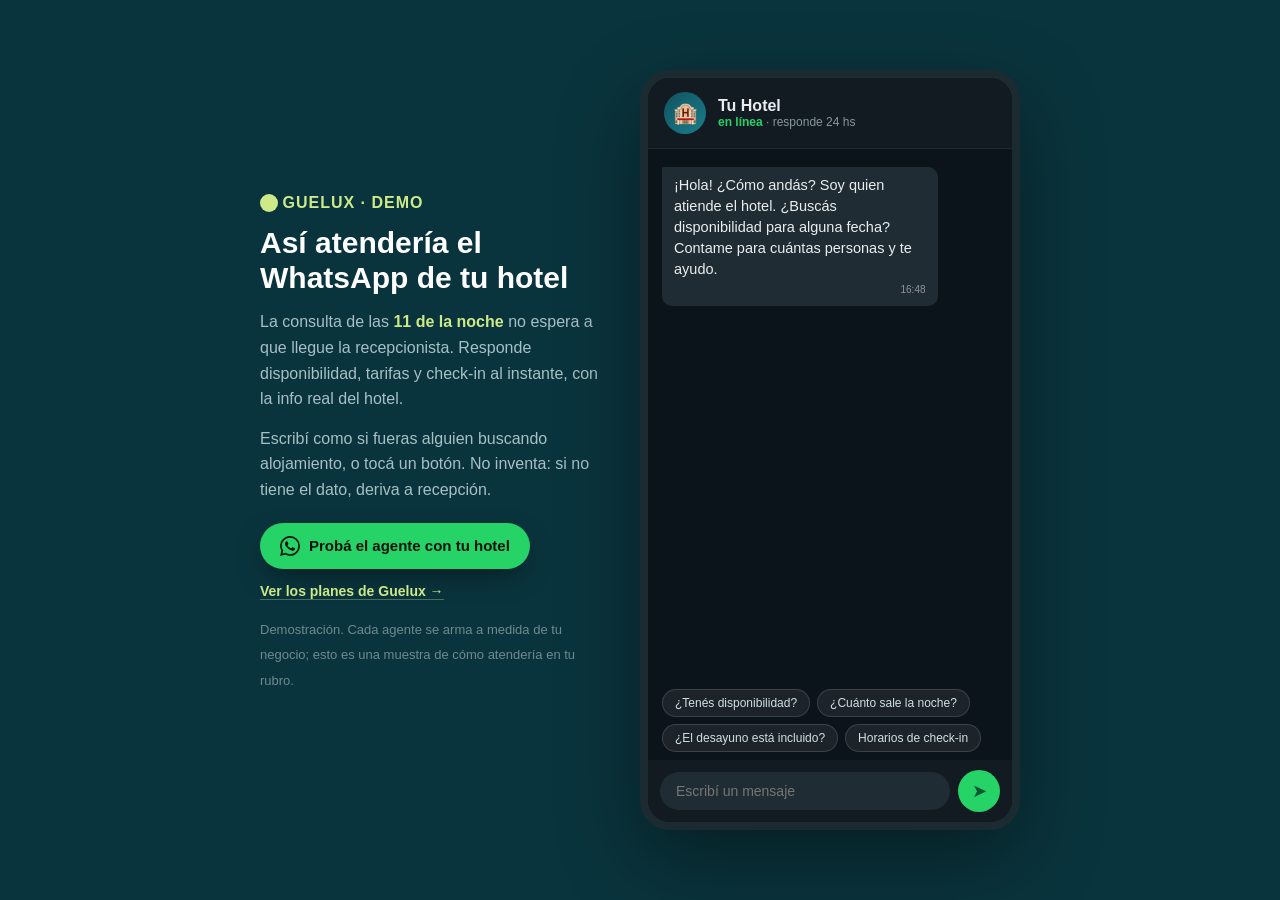
<file: hoteleria/index.html>
<!DOCTYPE html>
<html lang="es-AR">
<head>
<meta charset="UTF-8">
<meta name="viewport" content="width=device-width, initial-scale=1.0">
<title>Atención por WhatsApp para hoteles y alojamientos | Guelux</title>
<meta name="description" content="Así atendería el WhatsApp de tu hotel: un agente que responde disponibilidad, tarifas y check-in al instante, incluso cuando no hay nadie en recepción. Probá el agente." />
<meta name="keywords" content="atención WhatsApp hotel, chatbot hotelería, reservas por WhatsApp hotel, agente IA hotel, responder consultas de disponibilidad, hotel boutique atención 24 7" />
<link rel="canonical" href="https://guelux.com/hoteleria/" />
<meta name="robots" content="index, follow, max-image-preview:large" />
<meta name="theme-color" content="#0a343d" />
<link rel="icon" type="image/png" href="/guelux-logo.png" />
<meta property="og:type" content="website" />
<meta property="og:site_name" content="Guelux" />
<meta property="og:locale" content="es_AR" />
<meta property="og:title" content="Atención por WhatsApp para hoteles | Guelux" />
<meta property="og:description" content="Un agente que responde disponibilidad, tarifas y check-in al instante, incluso cuando no hay nadie en recepción. Probá el agente." />
<meta property="og:url" content="https://guelux.com/hoteleria/" />
<meta property="og:image" content="https://guelux-os-web.vercel.app/guelux-logo.png" />
<meta name="twitter:card" content="summary_large_image" />
<meta name="twitter:title" content="Atención por WhatsApp para hoteles | Guelux" />
<meta name="twitter:description" content="Responde disponibilidad, tarifas y check-in al instante, aunque no haya nadie en recepción. Probá el agente." />
<meta name="twitter:image" content="https://guelux-os-web.vercel.app/guelux-logo.png" />
<script type="application/ld+json">
{"@context":"https://schema.org","@graph":[
 {"@type":"Service","@id":"https://guelux.com/hoteleria/#service","name":"Atención por WhatsApp para hoteles y alojamientos","serviceType":"Agente de IA para reservas y atención por WhatsApp en hotelería","provider":{"@type":"Organization","name":"Guelux","url":"https://guelux.com/"},"areaServed":"AR","description":"Un agente de IA que atiende el WhatsApp de tu hotel las 24 horas: responde disponibilidad, tarifas, tipos de habitación, check-in y servicios con la info real del hotel, toma la reserva y deriva a recepción cuando hace falta."},
 {"@type":"FAQPage","@id":"https://guelux.com/hoteleria/#faq","mainEntity":[
   {"@type":"Question","name":"¿Sirve para un hotel boutique o un alojamiento chico?","acceptedAnswer":{"@type":"Answer","text":"Sí. Es donde más se nota: en hoteles chicos la recepción no está las 24 horas, y las consultas de disponibilidad que llegan de noche o el fin de semana quedan sin responder hasta el otro día."}},
   {"@type":"Question","name":"¿Inventa tarifas o disponibilidad?","acceptedAnswer":{"@type":"Answer","text":"No. Responde solo con lo que cargás: habitaciones, tarifas, políticas y horarios. Si no tiene el dato, no lo inventa: toma los datos del huésped y deriva a recepción."}},
   {"@type":"Question","name":"¿Cómo ayuda a no perder reservas?","acceptedAnswer":{"@type":"Answer","text":"La mayoría de las consultas de alojamiento se resuelven con el primero que contesta. Si la persona pregunta a las 11 de la noche y le respondés al otro día, ya reservó en otro lado. El agente contesta al instante, siempre."}}
 ]}
]}
</script>
<style>
  * { box-sizing: border-box; margin: 0; padding: 0; }
  :root { --wa-bg:#0b141a; --wa-panel:#111b21; --in:#202c33; --out:#005c4b; --txt:#e9edef; --teal:#115361; --lima:#cee988; }
  body { font-family:-apple-system,BlinkMacSystemFont,'Segoe UI',sans-serif; background:#0a343d; min-height:100vh; display:flex; align-items:center; justify-content:center; padding:24px; gap:40px; flex-wrap:wrap; }
  .pitch { max-width:340px; color:#cfe0e3; }
  .pitch .dot{width:18px;height:18px;background:var(--lima);border-radius:50%;display:inline-block;vertical-align:middle}
  .pitch h1{color:#fff;font-size:30px;font-weight:800;line-height:1.15;margin:14px 0}
  .pitch p{font-size:16px;line-height:1.6;color:#a7c0c4;margin-bottom:14px}
  .pitch .b{color:var(--lima);font-weight:700}
  .pitch small{color:#6f8a8f;font-size:13px}
  .cta{display:inline-flex;align-items:center;gap:9px;background:#25d366;color:#07120b;font-weight:700;font-size:15px;padding:13px 20px;border-radius:9999px;text-decoration:none;margin-top:6px;box-shadow:0 10px 28px -8px #0008}
  .cta:hover{opacity:.92}
  .cta2{display:inline-block;color:var(--lima);font-weight:600;font-size:14px;text-decoration:none;margin-top:14px;border-bottom:1px solid #cee98855}
  .phone { width:380px; height:760px; background:var(--wa-bg); border-radius:30px; overflow:hidden; display:flex; flex-direction:column; box-shadow:0 30px 80px #0006; border:8px solid #1c2b32; }
  .head { background:var(--wa-panel); padding:14px 16px; display:flex; align-items:center; gap:12px; border-bottom:1px solid #ffffff10; }
  .avatar { width:42px; height:42px; border-radius:50%; background:linear-gradient(135deg,#115361,#1a7d8a); display:flex; align-items:center; justify-content:center; font-size:20px; }
  .head .name { color:var(--txt); font-weight:700; font-size:16px; }
  .head .status { color:#8696a0; font-size:12px; }
  .head .status b { color:#25d366; }
  .chat { flex:1; overflow-y:auto; padding:18px 14px; display:flex; flex-direction:column; gap:8px; }
  .bubble { max-width:82%; padding:8px 12px; border-radius:10px; font-size:14.5px; color:var(--txt); line-height:1.45; position:relative; animation:pop .25s ease; white-space:pre-wrap; }
  @keyframes pop { from{opacity:0;transform:translateY(6px)} to{opacity:1;transform:none} }
  .in { background:var(--in); align-self:flex-start; border-top-left-radius:2px; }
  .out { background:var(--out); align-self:flex-end; border-top-right-radius:2px; }
  .t { font-size:10px; color:#ffffff80; display:block; text-align:right; margin-top:3px; }
  .typing { align-self:flex-start; background:var(--in); padding:12px 16px; border-radius:10px; display:none; margin:0 14px; }
  .typing span { display:inline-block; width:7px; height:7px; background:#8696a0; border-radius:50%; margin:0 2px; animation:blink 1.2s infinite; }
  .typing span:nth-child(2){animation-delay:.2s} .typing span:nth-child(3){animation-delay:.4s}
  @keyframes blink { 0%,60%,100%{opacity:.3} 30%{opacity:1} }
  .foot { background:var(--wa-panel); padding:10px 12px; display:flex; gap:8px; align-items:center; }
  .foot input { flex:1; background:var(--in); border:none; border-radius:20px; padding:11px 16px; color:var(--txt); font-size:14px; outline:none; }
  .foot button { background:#25d366; border:none; width:42px; height:42px; border-radius:50%; color:#053; font-size:18px; cursor:pointer; }
  .quick { padding:8px 14px; display:flex; gap:7px; flex-wrap:wrap; background:var(--wa-bg); max-height:130px; overflow:auto; }
  .quick button { background:#ffffff12; border:1px solid #ffffff22; color:#cfe0e3; font-size:12px; padding:6px 12px; border-radius:16px; cursor:pointer; }
  .quick button:hover { background:#cee98822; border-color:var(--lima); }
</style>
</head>
<body>

<div class="pitch">
  <span class="dot"></span> <b style="color:#cee988;letter-spacing:1px">GUELUX · DEMO</b>
  <h1>Así atendería el WhatsApp de tu hotel</h1>
  <p>La consulta de las <span class="b">11 de la noche</span> no espera a que llegue la recepcionista. Responde disponibilidad, tarifas y check-in al instante, con la info real del hotel.</p>
  <p>Escribí como si fueras alguien buscando alojamiento, o tocá un botón. No inventa: si no tiene el dato, deriva a recepción.</p>
  <a class="cta" href="https://wa.me/4367846548939?text=Hola%2C%20vengo%20de%20guelux.com%2Fhoteleria%20y%20quiero%20probar%20el%20agente%20para%20mi%20hotel" target="_blank" rel="noopener noreferrer">
    <svg width="20" height="20" viewBox="0 0 24 24" fill="currentColor" aria-hidden="true"><path d="M17.472 14.382c-.297-.149-1.758-.867-2.03-.967-.273-.099-.471-.148-.67.15-.197.297-.767.966-.94 1.164-.173.199-.347.223-.644.075-.297-.15-1.255-.463-2.39-1.475-.883-.788-1.48-1.761-1.653-2.059-.173-.297-.018-.458.13-.606.134-.133.298-.347.446-.52.149-.174.198-.298.298-.497.099-.198.05-.371-.025-.52-.075-.149-.669-1.612-.916-2.207-.242-.579-.487-.5-.669-.51l-.57-.01c-.198 0-.52.074-.792.372-.272.297-1.04 1.016-1.04 2.479 0 1.462 1.065 2.875 1.213 3.074.149.198 2.096 3.2 5.077 4.487.709.306 1.262.489 1.694.625.712.227 1.36.195 1.871.118.571-.085 1.758-.719 2.006-1.413.248-.694.248-1.289.173-1.413-.074-.124-.272-.198-.57-.347m-5.421 7.403h-.004a9.87 9.87 0 01-5.031-1.378l-.361-.214-3.741.982.998-3.648-.235-.374a9.86 9.86 0 01-1.51-5.26c.001-5.45 4.436-9.884 9.888-9.884 2.64 0 5.122 1.03 6.988 2.898a9.825 9.825 0 012.893 6.994c-.003 5.45-4.437 9.884-9.885 9.884m8.413-18.297A11.815 11.815 0 0012.05 0C5.495 0 .16 5.335.157 11.892c0 2.096.547 4.142 1.588 5.945L.057 24l6.305-1.654a11.882 11.882 0 005.683 1.448h.005c6.554 0 11.89-5.335 11.893-11.893a11.821 11.821 0 00-3.48-8.413z"/></svg>
    Probá el agente con tu hotel
  </a>
  <br><a class="cta2" href="/planes/">Ver los planes de Guelux →</a>
  <p style="margin-top:16px"><small>Demostración. Cada agente se arma a medida de tu negocio; esto es una muestra de cómo atendería en tu rubro.</small></p>
</div>

<div class="phone">
  <div class="head">
    <div class="avatar">🏨</div>
    <div>
      <div class="name">Tu Hotel</div>
      <div class="status"><b>en línea</b> · responde 24 hs</div>
    </div>
  </div>
  <div class="chat" id="chat"></div>
  <div class="typing" id="typing"><span></span><span></span><span></span></div>
  <div class="quick" id="quick"></div>
  <div class="foot">
    <input id="inp" placeholder="Escribí un mensaje" autocomplete="off">
    <button onclick="enviar()">➤</button>
  </div>
</div>

<script>
const chat=document.getElementById('chat'), typing=document.getElementById('typing'), inp=document.getElementById('inp'), quick=document.getElementById('quick');

const HAB = {
  doble:   'la Doble Superior es ideal: cama queen, baño privado, aire y smart TV. Sale $95.000 la noche con desayuno incluido',
  matri:   'les va perfecta la Matrimonial con vista: cama king, baño privado y un ventanal lindísimo. Sale $120.000 la noche con desayuno',
  familiar:'la Familiar les queda cómoda: una cama matrimonial más dos individuales, baño privado y espacio de sobra. Sale $150.000 la noche con desayuno',
  single:  'la Single es justo lo que buscás: cama individual, baño privado y escritorio para trabajar. Sale $70.000 la noche con desayuno',
  general: 'tenemos desde Single hasta Familiar, todas con baño privado, aire y desayuno incluido. Las tarifas van de $70.000 a $150.000 la noche según la categoría',
};
const CHECK = 'El check-in es desde las 14 hs y el check-out hasta las 11 hs. Si llegás antes o te querés ir más tarde, avisanos y vemos cómo acomodarlo.';
const DESAYUNO = 'Sí, el desayuno está incluido en todas las habitaciones. Es buffet, de 7 a 10:30 hs, con opciones dulces y saladas. También tenemos opciones sin TACC avisando antes.';
const SERVICIOS = 'Todas las habitaciones tienen wifi, aire acondicionado, smart TV y baño privado. El hotel suma recepción, guarda de equipaje y desayuno incluido.';

let S; function reset(){ S={ tipo:null, listo:false, paso:'inicio' }; } reset();
function hora(){ const d=new Date(); return d.getHours().toString().padStart(2,'0')+':'+d.getMinutes().toString().padStart(2,'0'); }
function burbuja(txt,cls){ const b=document.createElement('div'); b.className='bubble '+cls; b.innerHTML=txt+'<span class="t">'+hora()+(cls==='out'?' ✓✓':'')+'</span>'; chat.appendChild(b); chat.scrollTop=chat.scrollHeight; }
function bot(txt,delay=820){ typing.style.display='block'; chat.scrollTop=chat.scrollHeight; return new Promise(r=>setTimeout(()=>{ typing.style.display='none'; burbuja(txt,'in'); r(); }, delay)); }
function setQuick(arr){ quick.innerHTML=''; arr.forEach(t=>{ const b=document.createElement('button'); b.textContent=t; b.onclick=()=>{inp.value=t;enviar();}; quick.appendChild(b); }); }
const QUICK_INICIO = ['¿Tenés disponibilidad?','¿Cuánto sale la noche?','¿El desayuno está incluido?','Horarios de check-in'];

function detectarTipo(t){
  if(/matrimonial|pareja|luna de miel|king|con mi novi|con mi espos|con mi marido|con mi mujer/.test(t)) return 'matri';
  if(/familiar|familia|con los chicos|con mis hijos|somos 4|somos cuatro|4 personas/.test(t)) return 'familiar';
  if(/single|solo|sola|1 persona|una persona|individual|por trabajo|viaje de trabajo/.test(t)) return 'single';
  if(/doble|somos 2|somos dos|2 personas|dos personas|queen/.test(t)) return 'doble';
  return null;
}
const quiereReservar = t => /(disponib|reserv|habitaci|cuarto|alojar|hospedar|noche|lugar|tienen algo|quedarme|quedarnos|fin de semana|hay lugar)/.test(t);

async function responder(m){
  const t=m.toLowerCase().trim();
  if(/(empezar de nuevo|reiniciar|de cero)/.test(t)){ reset(); await bot('¡Dale, arrancamos de nuevo! ¿Buscás disponibilidad para alguna fecha en particular?'); setQuick(QUICK_INICIO); return; }

  const tipo=detectarTipo(t);

  // Consultas puntuales
  if(/(desayuno|breakfast|incluye comida|media pensi)/.test(t)){ await bot(DESAYUNO); setQuick(['¿Tenés disponibilidad?','¿Cuánto sale la noche?']); return; }
  if(/(check.?in|check.?out|horario|a qu[eé] hora (puedo )?(entrar|llegar|salir)|equipaje)/.test(t)){ await bot(CHECK); setQuick(['¿Tenés disponibilidad?','¿Qué servicios tiene?']); return; }
  // Servicios que este hotel NO tiene cargados: no inventa, deriva a recepción
  if(/(cochera|estacion|garage|garaje|pileta|piscina|gimnasio|spa|mascota|perro|gato)/.test(t)){ await bot('Ese dato puntual prefiero no arriesgarlo. Se lo paso a recepción y te confirman en un rato por acá, así no te quedás con la duda. Mientras tanto, ¿querés que te vaya buscando disponibilidad?'); setQuick(['¿Tenés disponibilidad?','¿Qué servicios tiene?']); return; }
  if(/(wifi|aire|tv|servicio|amenit|incluye)/.test(t)){ await bot(SERVICIOS); setQuick(['¿Tenés disponibilidad?','¿Cuánto sale la noche?']); return; }
  if(/(ubicaci|d[oó]nde (est|quedan|queda)|direcci|c[oó]mo llego|cerca de)/.test(t)){ await bot('Estamos en pleno CABA, a pasos del subte y con todo a mano para moverte. Te paso la dirección exacta por acá cuando confirmes. ¿Buscás para alguna fecha puntual?'); setQuick(['¿Tenés disponibilidad?','Horarios de check-in']); return; }
  if(/(cancel|pol[ií]tica|seña|anticipo|pago|transferencia|tarjeta)/.test(t)){ await bot('Se reserva con una seña del 30% por transferencia y el resto se abona al llegar. Cancelando con más de 48 hs de anticipación te devolvemos la seña completa. ¿Te busco disponibilidad?'); setQuick(['¿Tenés disponibilidad?','¿Cuánto sale la noche?']); return; }

  // Venía indagando y el huésped respondió -> RECOMENDAR habitación
  if(S.paso==='indagando'){ S.listo=true; S.paso='recomendado'; const h=HAB[tipo||'general']; await bot(`¡Buenísimo! Para eso ${h}. ¿Te la reservo así te la dejo guardada?`); setQuick(['Sí, reservá','Ver otras habitaciones','¿El desayuno está incluido?']); return; }

  // Precio suelto antes de indagar
  if(/(precio|cu[aá]nto sale|cu[aá]nto est[aá]|tarifa|valor|cu[aá]nto es)/.test(t) && S.paso!=='recomendado'){ S.paso='indagando'; await bot('Te paso tarifas al toque. ¿Para qué fechas y cuántas personas serían? Así te digo la habitación exacta y el precio final.'); setQuick(['Somos 2','Somos una familia','Viajo solo']); return; }

  // Quiere reservar -> INDAGAR primero
  if(quiereReservar(t) && S.paso!=='recomendado'){ S.paso='indagando'; await bot('¡Dale! ¿Para qué fechas y cuántas personas serían? Con eso te digo qué tenemos libre y la tarifa.'); setQuick(['Somos 2, este finde','Familia con chicos','Viajo solo por trabajo']); return; }

  // Ver habitaciones
  if(/(habitacion|cuarto|categor[ií]a|qu[eé] tipo|opciones|ver fotos)/.test(t)){ await bot('Tenemos Single, Doble Superior, Matrimonial con vista y Familiar, todas con baño privado, aire y desayuno incluido. Contame para cuántos y qué fecha y te digo cuál te conviene.'); setQuick(['Somos 2','Somos una familia','Viajo solo']); return; }

  // Cerrar reserva
  if(/(reserv|dale|s[ií]|guardar|guardame|tomala|coordin|confirm)/.test(t) && (S.paso==='recomendado'||S.paso==='reserva')){ S.paso='cierre'; await bot('¡Perfecto! Decime a nombre de quién y un teléfono de contacto, y te paso los datos para la seña. Recepción te confirma la reserva en un rato. ¡Te esperamos!'); setQuick(['Listo, gracias','¿El desayuno está incluido?']); return; }
  if(S.paso==='cierre' && /(gracias|dale|listo|perfecto|genial|ok)/.test(t)){ await bot('¡A vos! Cualquier cosa estoy por acá las 24 hs. ¡Nos vemos!'); setQuick(['Consultar otra fecha']); return; }

  if(/^(hola|buenas|buen d[ií]a|buenas noches|buenas tardes|hey|qu[eé] tal|holis|hi)\b/.test(t)){ await bot('¡Hola! ¿Buscás alojamiento? Contame para qué fechas y cuántas personas y te digo qué tenemos disponible.'); setQuick(QUICK_INICIO); return; }

  await bot('Muy buena pregunta. Ese dato puntual no lo tengo cargado en esta demo, pero con la info real de tu hotel lo respondo al toque. Probá con "¿tenés disponibilidad?", "¿cuánto sale la noche?" o "horarios de check-in".');
  setQuick(QUICK_INICIO);
}

async function enviar(){ const m=inp.value.trim(); if(!m) return; burbuja(m,'out'); inp.value=''; await responder(m); }
inp.addEventListener('keydown',e=>{ if(e.key==='Enter') enviar(); });
(async()=>{ await bot('¡Hola! ¿Cómo andás? Soy quien atiende el hotel. ¿Buscás disponibilidad para alguna fecha? Contame para cuántas personas y te ayudo.', 400); setQuick(QUICK_INICIO); })();
</script>
</body>
</html>
</file>
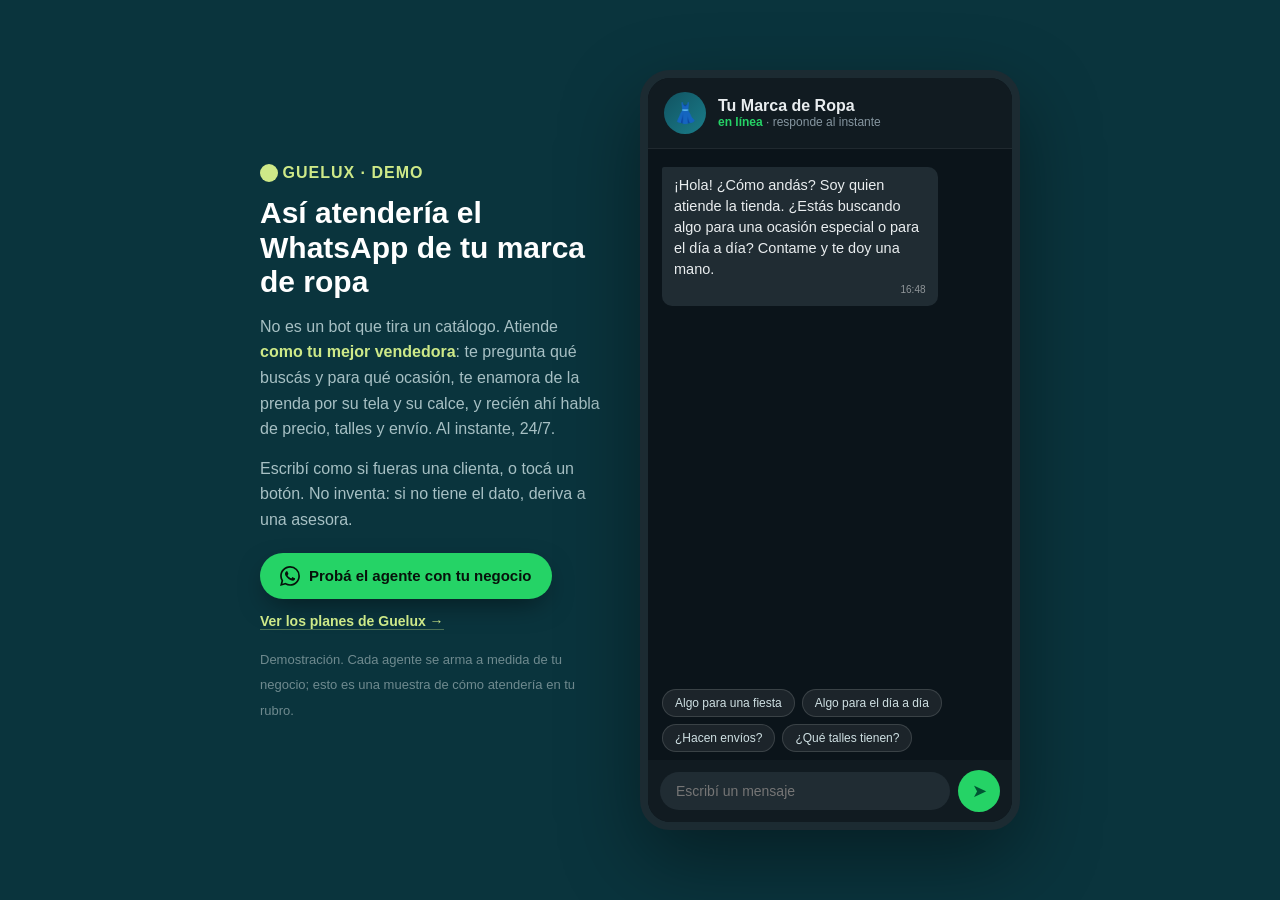
<file: indumentaria/index.html>
<!DOCTYPE html>
<html lang="es-AR">
<head>
<meta charset="UTF-8">
<meta name="viewport" content="width=device-width, initial-scale=1.0">
<title>Atención por WhatsApp para marcas de ropa | Guelux</title>
<meta name="description" content="Así atendería el WhatsApp de tu marca de ropa: un agente que pregunta para entender qué busca la clienta, recomienda la prenda por su tela y su calce, y responde talles, stock, envíos y pagos. 24/7. Probá el agente." />
<meta name="keywords" content="atención WhatsApp indumentaria, chatbot marca de ropa, agente IA moda, responder consultas talles stock, IA para tiendas de ropa, no perder ventas WhatsApp" />
<link rel="canonical" href="https://guelux.com/indumentaria/" />
<meta name="robots" content="index, follow, max-image-preview:large" />
<meta name="theme-color" content="#0a343d" />
<link rel="icon" type="image/png" href="/guelux-logo.png" />
<meta property="og:type" content="website" />
<meta property="og:site_name" content="Guelux" />
<meta property="og:locale" content="es_AR" />
<meta property="og:title" content="Atención por WhatsApp para marcas de ropa | Guelux" />
<meta property="og:description" content="Un agente que atiende tu WhatsApp como tu mejor vendedora: pregunta, recomienda por ocasión y talle, y recién ahí habla de precio y envío. Probá el agente." />
<meta property="og:url" content="https://guelux.com/indumentaria/" />
<meta property="og:image" content="https://guelux-os-web.vercel.app/guelux-logo.png" />
<meta name="twitter:card" content="summary_large_image" />
<meta name="twitter:title" content="Atención por WhatsApp para marcas de ropa | Guelux" />
<meta name="twitter:description" content="Un agente que atiende tu WhatsApp como tu mejor vendedora: pregunta, recomienda por ocasión y talle, y recién ahí habla de precio y envío. Probá el agente." />
<meta name="twitter:image" content="https://guelux-os-web.vercel.app/guelux-logo.png" />
<script type="application/ld+json">
{"@context":"https://schema.org","@graph":[
 {"@type":"Service","@id":"https://guelux.com/indumentaria/#service","name":"Atención por WhatsApp para marcas de ropa","serviceType":"Agente de IA para atención y venta de indumentaria por WhatsApp","provider":{"@type":"Organization","name":"Guelux","url":"https://guelux.com/"},"areaServed":"AR","description":"Un agente de IA que atiende el WhatsApp de tu marca de ropa 24/7 como tu mejor vendedora: pregunta para entender qué busca la clienta, le recomienda la prenda por su tela y su calce, responde talles, stock, envíos y pagos, toma el pedido con tu catálogo real, y deriva a una asesora cuando hace falta."},
 {"@type":"FAQPage","@id":"https://guelux.com/indumentaria/#faq","mainEntity":[
   {"@type":"Question","name":"¿Sirve para una marca de ropa?","acceptedAnswer":{"@type":"Answer","text":"Sí. El rubro vive del WhatsApp y del DM: talles, stock, envíos y cambios. El agente atiende al instante, recomienda por ocasión y talle, y toma el pedido, con tu catálogo real."}},
   {"@type":"Question","name":"¿Inventa datos de las prendas?","acceptedAnswer":{"@type":"Answer","text":"No. Responde solo con lo que cargás (talles, colores, precios, stock, envíos). Si no tiene el dato, no lo inventa: toma los datos de la clienta y la deriva a una asesora."}},
   {"@type":"Question","name":"¿Cómo ayuda a vender más?","acceptedAnswer":{"@type":"Answer","text":"La mayoría de las consultas de talle y stock llegan fuera de horario. Si tardás en responder, la clienta compra en otra marca. El agente contesta al toque, asesora y ayuda a cerrar la venta."}}
 ]}
]}
</script>
<style>
  * { box-sizing: border-box; margin: 0; padding: 0; }
  :root { --wa-bg:#0b141a; --wa-panel:#111b21; --in:#202c33; --out:#005c4b; --txt:#e9edef; --teal:#115361; --lima:#cee988; }
  body { font-family:-apple-system,BlinkMacSystemFont,'Segoe UI',sans-serif; background:#0a343d; min-height:100vh; display:flex; align-items:center; justify-content:center; padding:24px; gap:40px; flex-wrap:wrap; }
  .pitch { max-width:340px; color:#cfe0e3; }
  .pitch .dot{width:18px;height:18px;background:var(--lima);border-radius:50%;display:inline-block;vertical-align:middle}
  .pitch h1{color:#fff;font-size:30px;font-weight:800;line-height:1.15;margin:14px 0}
  .pitch p{font-size:16px;line-height:1.6;color:#a7c0c4;margin-bottom:14px}
  .pitch .b{color:var(--lima);font-weight:700}
  .pitch small{color:#6f8a8f;font-size:13px}
  .cta{display:inline-flex;align-items:center;gap:9px;background:#25d366;color:#07120b;font-weight:700;font-size:15px;padding:13px 20px;border-radius:9999px;text-decoration:none;margin-top:6px;box-shadow:0 10px 28px -8px #0008}
  .cta:hover{opacity:.92}
  .cta2{display:inline-block;color:var(--lima);font-weight:600;font-size:14px;text-decoration:none;margin-top:14px;border-bottom:1px solid #cee98855}
  .phone { width:380px; height:760px; background:var(--wa-bg); border-radius:30px; overflow:hidden; display:flex; flex-direction:column; box-shadow:0 30px 80px #0006; border:8px solid #1c2b32; }
  .head { background:var(--wa-panel); padding:14px 16px; display:flex; align-items:center; gap:12px; border-bottom:1px solid #ffffff10; }
  .avatar { width:42px; height:42px; border-radius:50%; background:linear-gradient(135deg,#115361,#1a7d8a); display:flex; align-items:center; justify-content:center; font-size:20px; }
  .head .name { color:var(--txt); font-weight:700; font-size:16px; }
  .head .status { color:#8696a0; font-size:12px; }
  .head .status b { color:#25d366; }
  .chat { flex:1; overflow-y:auto; padding:18px 14px; display:flex; flex-direction:column; gap:8px; }
  .bubble { max-width:82%; padding:8px 12px; border-radius:10px; font-size:14.5px; color:var(--txt); line-height:1.45; position:relative; animation:pop .25s ease; white-space:pre-wrap; }
  @keyframes pop { from{opacity:0;transform:translateY(6px)} to{opacity:1;transform:none} }
  .in { background:var(--in); align-self:flex-start; border-top-left-radius:2px; }
  .out { background:var(--out); align-self:flex-end; border-top-right-radius:2px; }
  .t { font-size:10px; color:#ffffff80; display:block; text-align:right; margin-top:3px; }
  .typing { align-self:flex-start; background:var(--in); padding:12px 16px; border-radius:10px; display:none; margin:0 14px; }
  .typing span { display:inline-block; width:7px; height:7px; background:#8696a0; border-radius:50%; margin:0 2px; animation:blink 1.2s infinite; }
  .typing span:nth-child(2){animation-delay:.2s} .typing span:nth-child(3){animation-delay:.4s}
  @keyframes blink { 0%,60%,100%{opacity:.3} 30%{opacity:1} }
  .foot { background:var(--wa-panel); padding:10px 12px; display:flex; gap:8px; align-items:center; }
  .foot input { flex:1; background:var(--in); border:none; border-radius:20px; padding:11px 16px; color:var(--txt); font-size:14px; outline:none; }
  .foot button { background:#25d366; border:none; width:42px; height:42px; border-radius:50%; color:#053; font-size:18px; cursor:pointer; }
  .quick { padding:8px 14px; display:flex; gap:7px; flex-wrap:wrap; background:var(--wa-bg); max-height:130px; overflow:auto; }
  .quick button { background:#ffffff12; border:1px solid #ffffff22; color:#cfe0e3; font-size:12px; padding:6px 12px; border-radius:16px; cursor:pointer; }
  .quick button:hover { background:#cee98822; border-color:var(--lima); }
</style>
</head>
<body>

<div class="pitch">
  <span class="dot"></span> <b style="color:#cee988;letter-spacing:1px">GUELUX · DEMO</b>
  <h1>Así atendería el WhatsApp de tu marca de ropa</h1>
  <p>No es un bot que tira un catálogo. Atiende <span class="b">como tu mejor vendedora</span>: te pregunta qué buscás y para qué ocasión, te enamora de la prenda por su tela y su calce, y recién ahí habla de precio, talles y envío. Al instante, 24/7.</p>
  <p>Escribí como si fueras una clienta, o tocá un botón. No inventa: si no tiene el dato, deriva a una asesora.</p>
  <a class="cta" href="https://wa.me/4367846548939?text=Hola%2C%20vengo%20de%20guelux.com%2Findumentaria%20y%20quiero%20probar%20el%20agente%20para%20mi%20marca%20de%20ropa" target="_blank" rel="noopener noreferrer">
    <svg width="20" height="20" viewBox="0 0 24 24" fill="currentColor" aria-hidden="true"><path d="M17.472 14.382c-.297-.149-1.758-.867-2.03-.967-.273-.099-.471-.148-.67.15-.197.297-.767.966-.94 1.164-.173.199-.347.223-.644.075-.297-.15-1.255-.463-2.39-1.475-.883-.788-1.48-1.761-1.653-2.059-.173-.297-.018-.458.13-.606.134-.133.298-.347.446-.52.149-.174.198-.298.298-.497.099-.198.05-.371-.025-.52-.075-.149-.669-1.612-.916-2.207-.242-.579-.487-.5-.669-.51l-.57-.01c-.198 0-.52.074-.792.372-.272.297-1.04 1.016-1.04 2.479 0 1.462 1.065 2.875 1.213 3.074.149.198 2.096 3.2 5.077 4.487.709.306 1.262.489 1.694.625.712.227 1.36.195 1.871.118.571-.085 1.758-.719 2.006-1.413.248-.694.248-1.289.173-1.413-.074-.124-.272-.198-.57-.347m-5.421 7.403h-.004a9.87 9.87 0 01-5.031-1.378l-.361-.214-3.741.982.998-3.648-.235-.374a9.86 9.86 0 01-1.51-5.26c.001-5.45 4.436-9.884 9.888-9.884 2.64 0 5.122 1.03 6.988 2.898a9.825 9.825 0 012.893 6.994c-.003 5.45-4.437 9.884-9.885 9.884m8.413-18.297A11.815 11.815 0 0012.05 0C5.495 0 .16 5.335.157 11.892c0 2.096.547 4.142 1.588 5.945L.057 24l6.305-1.654a11.882 11.882 0 005.683 1.448h.005c6.554 0 11.89-5.335 11.893-11.893a11.821 11.821 0 00-3.48-8.413z"/></svg>
    Probá el agente con tu negocio
  </a>
  <br><a class="cta2" href="/planes/">Ver los planes de Guelux →</a>
  <p style="margin-top:16px"><small>Demostración. Cada agente se arma a medida de tu negocio; esto es una muestra de cómo atendería en tu rubro.</small></p>
</div>

<div class="phone">
  <div class="head">
    <div class="avatar">👗</div>
    <div>
      <div class="name">Tu Marca de Ropa</div>
      <div class="status"><b>en línea</b> · responde al instante</div>
    </div>
  </div>
  <div class="chat" id="chat"></div>
  <div class="typing" id="typing"><span></span><span></span><span></span></div>
  <div class="quick" id="quick"></div>
  <div class="foot">
    <input id="inp" placeholder="Escribí un mensaje" autocomplete="off">
    <button onclick="enviar()">➤</button>
  </div>
</div>

<script>
const chat=document.getElementById('chat'), typing=document.getElementById('typing'), inp=document.getElementById('inp'), quick=document.getElementById('quick');

// Por ocasión (fiesta/diario): recomendación que enaltece tela, calce y diseño + precio + talles/envío.
const PRODS = {
  fiesta: { reco:'tengo un vestido midi de fiesta que es una divinura: gasa con forrería, cae impecable y estiliza un montón, con un tajo sutil y la espalda descubierta. Es de esos que te sacan mil fotos', nombre:'Vestido midi de fiesta', precio:'Sale $89.900', extra:'Viene del 1 al 4 (equivale a S a XL). Hacemos envíos a todo el país y podés pagar con tarjeta en cuotas o por transferencia' },
  diario: { reco:'tengo un conjunto de algodón peinado ideal para el día a día: súper cómodo, no se deforma con los lavados y el calce es relajado pero prolijo. Combina con todo y es de los que terminás usando siempre', nombre:'Conjunto de algodón', precio:'Sale $54.900', extra:'Hay del 1 al 4 y en tres colores. Envíos a todo el país, tarjeta en cuotas o transferencia' },
};
const ENVIOS = 'Hacemos envíos a todo el país por correo (2 a 5 días hábiles) y en CABA tenemos moto en el día. El costo lo calculo según tu código postal. ¿Querés que te reserve una prenda?';

let S; function reset(){ S={ modo:null, listo:false, paso:'inicio' }; } reset();
function hora(){ const d=new Date(); return d.getHours().toString().padStart(2,'0')+':'+d.getMinutes().toString().padStart(2,'0'); }
function burbuja(txt,cls){ const b=document.createElement('div'); b.className='bubble '+cls; b.innerHTML=txt+'<span class="t">'+hora()+(cls==='out'?' ✓✓':'')+'</span>'; chat.appendChild(b); chat.scrollTop=chat.scrollHeight; }
function bot(txt,delay=820){ typing.style.display='block'; chat.scrollTop=chat.scrollHeight; return new Promise(r=>setTimeout(()=>{ typing.style.display='none'; burbuja(txt,'in'); r(); }, delay)); }
function setQuick(arr){ quick.innerHTML=''; arr.forEach(t=>{ const b=document.createElement('button'); b.textContent=t; b.onclick=()=>{inp.value=t;enviar();}; quick.appendChild(b); }); }
const QUICK_INICIO = ['Algo para una fiesta','Algo para el día a día','¿Hacen envíos?','¿Qué talles tienen?'];

function detectarModo(t){ if(/fiesta|evento|casamiento|salir|noche|gala|c[oó]ctel|cumple|graduaci|egresad/.test(t)) return 'fiesta'; if(/diario|d[ií]a a d[ií]a|c[oó]modo|comodo|trabajo|oficina|casual|uso diario|todos los d[ií]as|entrecasa/.test(t)) return 'diario'; return null; }
const esPrenda = t => /(vestido|conjunto|pantal[oó]n|remera|camisa|buzo|campera|tapado|saco|blazer|falda|pollera|short|top|body|jean|mono|ropa|prenda|outfit|busco|necesito|quiero)/.test(t);

async function responder(m){
  const t=m.toLowerCase().trim();
  if(/(empezar de nuevo|reiniciar|de cero)/.test(t)){ reset(); await bot('¡Dale, arrancamos de nuevo! ¿Buscás algo para una ocasión especial o para el día a día?'); setQuick(QUICK_INICIO); return; }

  const modo=detectarModo(t);
  const preguntaPrecio=/(precio|cu[aá]nto|sale|vale|cuesta|valor)/.test(t);

  // PRECIO -> con prenda ya recomendada; si no, indago
  if(preguntaPrecio){
    if(modo && !S.modo) S.modo=modo;
    if(S.modo && S.listo){ const p=PRODS[S.modo]; await bot(`${p.precio}. ${p.extra}. ¿Querés que te la reserve? Decime tu talle y coordino el pago y el envío.`); setQuick(['Sí, reservar','Ver otras opciones']); return; }
    if(S.modo || S.paso==='indagando'){ S.paso='indagando'; await bot('Ya te paso el precio, pero primero contame: ¿es para una ocasión especial o para el día a día? ¿Y qué talle usás? Así te muestro la que mejor te queda.'); return; }
    await bot('Con gusto te paso los precios, pero contame primero qué buscás: ¿algo para una fiesta o para el día a día?'); setQuick(QUICK_INICIO); return;
  }

  // Talles (no cuando ya estoy indagando para recomendar: ahí el talle avanza el flujo)
  if(/(talle|talles|medida|me queda|mi talle|qu[eé] talle)/.test(t) && S.paso!=='indagando'){ await bot('Manejamos del 1 al 4, que equivalen más o menos a S, M, L y XL. Si me decís tu altura y contextura o el talle que usás siempre, te oriento con el que mejor te va. ¿Qué prenda estás mirando?'); setQuick(['Algo para una fiesta','Algo para el día a día']); return; }

  // Envíos
  if(/(env[ií]o|env[ií]an|envian|mandan|llega|correo|c[oó]digo postal|a domicilio|retiro|moto)/.test(t)){ await bot(ENVIOS); setQuick(['Reservar una prenda','Ver prendas']); return; }

  // Cambios / devoluciones
  if(/(cambio|cambios|devoluci|no me queda|talle equivocado|si no me entra)/.test(t)){ await bot('Tenés cambios sin problema dentro de los 30 días, con la prenda sin uso y su etiqueta. Si es por talle, te lo resolvemos rápido. ¿Querés que te ayude a elegir el talle justo?'); setQuick(['Sí, ayudame con el talle','Ver prendas']); return; }

  // Nueva búsqueda -> INDAGAR primero (si ya sé la ocasión, pregunto solo el talle)
  if((esPrenda(t) || modo) && S.paso!=='indagando' && !S.listo){
    S.paso='indagando';
    if(modo){ S.modo=modo; await bot('¡Buenísimo! ¿Qué talle usás (del 1 al 4)? Con eso te muestro lo que mejor te va.'); setQuick(['Talle 1 o 2','Talle 3 o 4','Mostrame igual']); }
    else { await bot('¡Dale! Contame para qué es: ¿algo para una ocasión especial o para el día a día? ¿Y qué talle usás? Así te muestro lo mejor que tengo.'); setQuick(['Para una fiesta, talle 2','Para el día a día, talle 3']); }
    return;
  }

  // Indagando -> RECOMENDAR (necesito la ocasión)
  if(S.paso==='indagando'){
    if(modo) S.modo=modo;
    if(!S.modo){ await bot('¿Sería para una ocasión especial o para el día a día? Así te muestro las opciones justas.'); setQuick(['Para una fiesta','Para el día a día']); return; }
    S.listo=true; S.paso='recomendado';
    await bot(`Perfecto. Mirá, ${PRODS[S.modo].reco}. ¿Te gusta o preferís que te muestre otras opciones?`);
    setQuick(['Me gusta, ¿qué precio?','Ver otras opciones','Quiero reservarla']);
    return;
  }

  if(/(otra opci|otras opci|ver otr|no me convence|algo distinto|otro color|otro modelo|otro estilo)/.test(t)){ S.paso='indagando'; S.listo=false; await bot('¡Dale! Contame qué te gustaría distinto: ¿otro estilo, otro color, otro presupuesto? Así te busco la mejor opción.'); return; }
  if(/(reserv|comprar|compra|lo quiero|la quiero|pedido|llevar|c[oó]mo pago|medios de pago|pagar|transferen|tarjeta)/.test(t)){ S.paso='cierre'; await bot('¡Genial! Decime tu talle y tu código postal, y te reservo la prenda y coordino el pago (tarjeta en cuotas o transferencia) y el envío. ¿Qué talle usás?'); setQuick(['Talle 2','Talle 3','Ver otras opciones']); return; }
  if(/(qu[eé] ten[eé]s|cat[aá]logo|opciones|mostrame|prendas|colecci|novedad)/.test(t)){ await bot('Tengo prendas para ocasiones especiales y para el día a día, en talles del 1 al 4. Contame qué buscás y arrancamos por ahí. ¿Fiesta o día a día?'); setQuick(QUICK_INICIO); return; }
  if(S.paso==='cierre' && /(gracias|dale|listo|perfecto|genial|ok|talle|[0-9]{4})/.test(t)){ await bot('¡Genial! En un ratito te escribe una asesora para cerrar la compra y el envío. Cualquier cosa estoy 24/7 por acá. ¡Gracias!'); setQuick(['Ver otras opciones']); return; }

  if(/^(hola|buenas|buen d[ií]a|buenas tardes|buenas noches|hey|qu[eé] tal|holis|hi)\b/.test(t)){ await bot('¡Hey! ¿Buscás algo para una ocasión especial o para el día a día? Contame y qué talle usás, y te muestro lo mejor que tengo.'); setQuick(QUICK_INICIO); return; }

  await bot('Muy buena pregunta. Ese dato puntual no lo tengo cargado en esta demo, pero con el catálogo real de tu marca lo respondo al toque. Probá con "algo para una fiesta", "algo para el día a día" o "¿hacen envíos?".');
  setQuick(QUICK_INICIO);
}

async function enviar(){ const m=inp.value.trim(); if(!m) return; burbuja(m,'out'); inp.value=''; await responder(m); }
inp.addEventListener('keydown',e=>{ if(e.key==='Enter') enviar(); });
(async()=>{ await bot('¡Hola! ¿Cómo andás? Soy quien atiende la tienda. ¿Estás buscando algo para una ocasión especial o para el día a día? Contame y te doy una mano.', 400); setQuick(QUICK_INICIO); })();
</script>
</body>
</html>
</file>
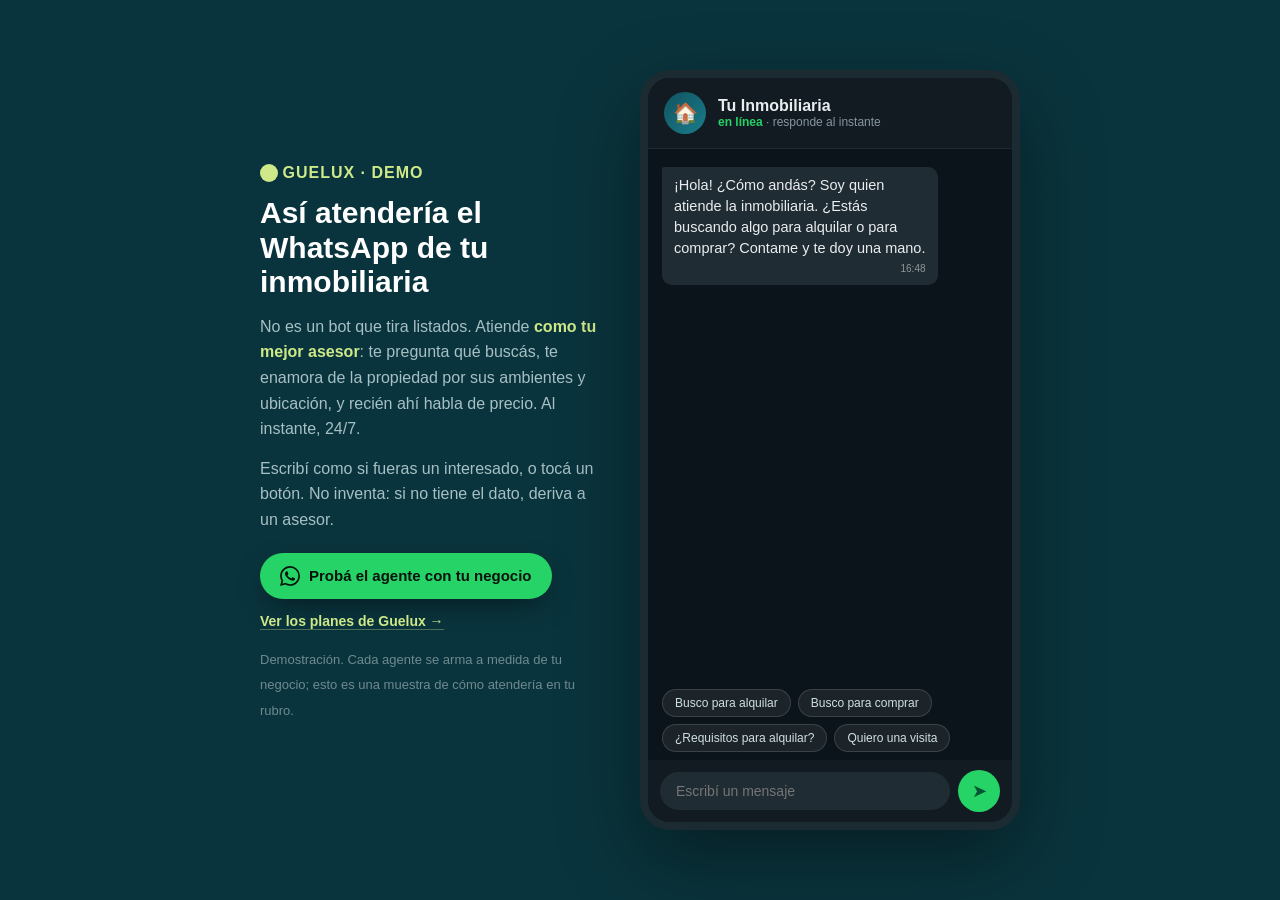
<file: inmobiliaria/index.html>
<!DOCTYPE html>
<html lang="es-AR">
<head>
<meta charset="UTF-8">
<meta name="viewport" content="width=device-width, initial-scale=1.0">
<title>Atención por WhatsApp para inmobiliarias | Guelux</title>
<meta name="description" content="Así atendería el WhatsApp de tu inmobiliaria: un agente que pregunta para entender qué busca el interesado, enaltece la propiedad por sus ambientes y ubicación, y recién ahí habla de precio. 24/7. Probá el agente." />
<meta name="keywords" content="atención WhatsApp inmobiliaria, chatbot inmobiliaria, agente IA real estate, responder consultas propiedades, IA para inmobiliarias, no perder operaciones WhatsApp" />
<link rel="canonical" href="https://guelux.com/inmobiliaria/" />
<meta name="robots" content="index, follow, max-image-preview:large" />
<meta name="theme-color" content="#0a343d" />
<link rel="icon" type="image/png" href="/guelux-logo.png" />
<meta property="og:type" content="website" />
<meta property="og:site_name" content="Guelux" />
<meta property="og:locale" content="es_AR" />
<meta property="og:title" content="Atención por WhatsApp para inmobiliarias | Guelux" />
<meta property="og:description" content="Un agente que atiende tu WhatsApp como un buen asesor: pregunta, enaltece la propiedad y recién ahí habla de precio. Probá el agente." />
<meta property="og:url" content="https://guelux.com/inmobiliaria/" />
<meta property="og:image" content="https://guelux-os-web.vercel.app/guelux-logo.png" />
<meta name="twitter:card" content="summary_large_image" />
<meta name="twitter:title" content="Atención por WhatsApp para inmobiliarias | Guelux" />
<meta name="twitter:description" content="Un agente que atiende tu WhatsApp como un buen asesor: pregunta, enaltece la propiedad y recién ahí habla de precio. Probá el agente." />
<meta name="twitter:image" content="https://guelux-os-web.vercel.app/guelux-logo.png" />
<script type="application/ld+json">
{"@context":"https://schema.org","@graph":[
 {"@type":"Service","@id":"https://guelux.com/inmobiliaria/#service","name":"Atención por WhatsApp para inmobiliarias","serviceType":"Agente de IA para atención y calificación de consultas inmobiliarias por WhatsApp","provider":{"@type":"Organization","name":"Guelux","url":"https://guelux.com/"},"areaServed":"AR","description":"Un agente de IA que atiende el WhatsApp de tu inmobiliaria 24/7 como un buen asesor: pregunta para entender qué busca el interesado, le recomienda la propiedad por sus ambientes y ubicación, califica y coordina la visita, con tu cartera real, y deriva a un asesor cuando hace falta."},
 {"@type":"FAQPage","@id":"https://guelux.com/inmobiliaria/#faq","mainEntity":[
   {"@type":"Question","name":"¿Sirve para una inmobiliaria?","acceptedAnswer":{"@type":"Answer","text":"Sí. El rubro vive del WhatsApp. El agente pregunta para entender qué busca el interesado, le muestra la propiedad por sus ambientes y ubicación, califica y coordina la visita, con tu cartera real."}},
   {"@type":"Question","name":"¿Inventa datos de las propiedades?","acceptedAnswer":{"@type":"Answer","text":"No. Responde solo con la info que cargás (ambientes, precio, requisitos, disponibilidad). Si no tiene el dato, no lo inventa: toma los datos del interesado y lo deriva a un asesor."}},
   {"@type":"Question","name":"¿Cómo ayuda a no perder operaciones?","acceptedAnswer":{"@type":"Answer","text":"La mayoría de las consultas llegan fuera de horario. Si tardás en responder, el interesado sigue con otra inmobiliaria. El agente contesta al toque, asesora, califica y agenda la visita."}}
 ]}
]}
</script>
<style>
  * { box-sizing: border-box; margin: 0; padding: 0; }
  :root { --wa-bg:#0b141a; --wa-panel:#111b21; --in:#202c33; --out:#005c4b; --txt:#e9edef; --teal:#115361; --lima:#cee988; }
  body { font-family:-apple-system,BlinkMacSystemFont,'Segoe UI',sans-serif; background:#0a343d; min-height:100vh; display:flex; align-items:center; justify-content:center; padding:24px; gap:40px; flex-wrap:wrap; }
  .pitch { max-width:340px; color:#cfe0e3; }
  .pitch .dot{width:18px;height:18px;background:var(--lima);border-radius:50%;display:inline-block;vertical-align:middle}
  .pitch h1{color:#fff;font-size:30px;font-weight:800;line-height:1.15;margin:14px 0}
  .pitch p{font-size:16px;line-height:1.6;color:#a7c0c4;margin-bottom:14px}
  .pitch .b{color:var(--lima);font-weight:700}
  .pitch small{color:#6f8a8f;font-size:13px}
  .cta{display:inline-flex;align-items:center;gap:9px;background:#25d366;color:#07120b;font-weight:700;font-size:15px;padding:13px 20px;border-radius:9999px;text-decoration:none;margin-top:6px;box-shadow:0 10px 28px -8px #0008}
  .cta:hover{opacity:.92}
  .cta2{display:inline-block;color:var(--lima);font-weight:600;font-size:14px;text-decoration:none;margin-top:14px;border-bottom:1px solid #cee98855}
  .phone { width:380px; height:760px; background:var(--wa-bg); border-radius:30px; overflow:hidden; display:flex; flex-direction:column; box-shadow:0 30px 80px #0006; border:8px solid #1c2b32; }
  .head { background:var(--wa-panel); padding:14px 16px; display:flex; align-items:center; gap:12px; border-bottom:1px solid #ffffff10; }
  .avatar { width:42px; height:42px; border-radius:50%; background:linear-gradient(135deg,#115361,#1a7d8a); display:flex; align-items:center; justify-content:center; font-size:20px; }
  .head .name { color:var(--txt); font-weight:700; font-size:16px; }
  .head .status { color:#8696a0; font-size:12px; }
  .head .status b { color:#25d366; }
  .chat { flex:1; overflow-y:auto; padding:18px 14px; display:flex; flex-direction:column; gap:8px; }
  .bubble { max-width:82%; padding:8px 12px; border-radius:10px; font-size:14.5px; color:var(--txt); line-height:1.45; position:relative; animation:pop .25s ease; white-space:pre-wrap; }
  @keyframes pop { from{opacity:0;transform:translateY(6px)} to{opacity:1;transform:none} }
  .in { background:var(--in); align-self:flex-start; border-top-left-radius:2px; }
  .out { background:var(--out); align-self:flex-end; border-top-right-radius:2px; }
  .t { font-size:10px; color:#ffffff80; display:block; text-align:right; margin-top:3px; }
  .typing { align-self:flex-start; background:var(--in); padding:12px 16px; border-radius:10px; display:none; margin:0 14px; }
  .typing span { display:inline-block; width:7px; height:7px; background:#8696a0; border-radius:50%; margin:0 2px; animation:blink 1.2s infinite; }
  .typing span:nth-child(2){animation-delay:.2s} .typing span:nth-child(3){animation-delay:.4s}
  @keyframes blink { 0%,60%,100%{opacity:.3} 30%{opacity:1} }
  .foot { background:var(--wa-panel); padding:10px 12px; display:flex; gap:8px; align-items:center; }
  .foot input { flex:1; background:var(--in); border:none; border-radius:20px; padding:11px 16px; color:var(--txt); font-size:14px; outline:none; }
  .foot button { background:#25d366; border:none; width:42px; height:42px; border-radius:50%; color:#053; font-size:18px; cursor:pointer; }
  .quick { padding:8px 14px; display:flex; gap:7px; flex-wrap:wrap; background:var(--wa-bg); max-height:130px; overflow:auto; }
  .quick button { background:#ffffff12; border:1px solid #ffffff22; color:#cfe0e3; font-size:12px; padding:6px 12px; border-radius:16px; cursor:pointer; }
  .quick button:hover { background:#cee98822; border-color:var(--lima); }
</style>
</head>
<body>

<div class="pitch">
  <span class="dot"></span> <b style="color:#cee988;letter-spacing:1px">GUELUX · DEMO</b>
  <h1>Así atendería el WhatsApp de tu inmobiliaria</h1>
  <p>No es un bot que tira listados. Atiende <span class="b">como tu mejor asesor</span>: te pregunta qué buscás, te enamora de la propiedad por sus ambientes y ubicación, y recién ahí habla de precio. Al instante, 24/7.</p>
  <p>Escribí como si fueras un interesado, o tocá un botón. No inventa: si no tiene el dato, deriva a un asesor.</p>
  <a class="cta" href="https://wa.me/4367846548939?text=Hola%2C%20vengo%20de%20guelux.com%2Finmobiliaria%20y%20quiero%20probar%20el%20agente%20para%20mi%20inmobiliaria" target="_blank" rel="noopener noreferrer">
    <svg width="20" height="20" viewBox="0 0 24 24" fill="currentColor" aria-hidden="true"><path d="M17.472 14.382c-.297-.149-1.758-.867-2.03-.967-.273-.099-.471-.148-.67.15-.197.297-.767.966-.94 1.164-.173.199-.347.223-.644.075-.297-.15-1.255-.463-2.39-1.475-.883-.788-1.48-1.761-1.653-2.059-.173-.297-.018-.458.13-.606.134-.133.298-.347.446-.52.149-.174.198-.298.298-.497.099-.198.05-.371-.025-.52-.075-.149-.669-1.612-.916-2.207-.242-.579-.487-.5-.669-.51l-.57-.01c-.198 0-.52.074-.792.372-.272.297-1.04 1.016-1.04 2.479 0 1.462 1.065 2.875 1.213 3.074.149.198 2.096 3.2 5.077 4.487.709.306 1.262.489 1.694.625.712.227 1.36.195 1.871.118.571-.085 1.758-.719 2.006-1.413.248-.694.248-1.289.173-1.413-.074-.124-.272-.198-.57-.347m-5.421 7.403h-.004a9.87 9.87 0 01-5.031-1.378l-.361-.214-3.741.982.998-3.648-.235-.374a9.86 9.86 0 01-1.51-5.26c.001-5.45 4.436-9.884 9.888-9.884 2.64 0 5.122 1.03 6.988 2.898a9.825 9.825 0 012.893 6.994c-.003 5.45-4.437 9.884-9.885 9.884m8.413-18.297A11.815 11.815 0 0012.05 0C5.495 0 .16 5.335.157 11.892c0 2.096.547 4.142 1.588 5.945L.057 24l6.305-1.654a11.882 11.882 0 005.683 1.448h.005c6.554 0 11.89-5.335 11.893-11.893a11.821 11.821 0 00-3.48-8.413z"/></svg>
    Probá el agente con tu negocio
  </a>
  <br><a class="cta2" href="/planes/">Ver los planes de Guelux →</a>
  <p style="margin-top:16px"><small>Demostración. Cada agente se arma a medida de tu negocio; esto es una muestra de cómo atendería en tu rubro.</small></p>
</div>

<div class="phone">
  <div class="head">
    <div class="avatar">🏠</div>
    <div>
      <div class="name">Tu Inmobiliaria</div>
      <div class="status"><b>en línea</b> · responde al instante</div>
    </div>
  </div>
  <div class="chat" id="chat"></div>
  <div class="typing" id="typing"><span></span><span></span><span></span></div>
  <div class="quick" id="quick"></div>
  <div class="foot">
    <input id="inp" placeholder="Escribí un mensaje" autocomplete="off">
    <button onclick="enviar()">➤</button>
  </div>
</div>

<script>
const chat=document.getElementById('chat'), typing=document.getElementById('typing'), inp=document.getElementById('inp'), quick=document.getElementById('quick');

// Por modo (alquiler/venta): recomendación que enaltece ambientes, luz y ubicación + precio + requisitos.
const PROPS = {
  alquiler: { reco:'tengo justo un 2 ambientes en Palermo que es una joyita: muy luminoso, con un balcón al frente ideal para el mate de la tarde, cocina integrada y a estrenar. La zona es inmejorable, a metros del subte, de bares y de todo', nombre:'2 ambientes en Palermo', precio:'El alquiler es $480.000 por mes más expensas', extra:'Para avanzar pedimos garantía propietaria o seguro de caución y recibo de sueldo' },
  venta:    { reco:'tengo un 3 ambientes en Belgrano precioso: muy luminoso, con dos dormitorios amplios, living comedor con balcón y en un edificio con amenities. La zona es espectacular y súper conectada. Y encima es apto crédito', nombre:'3 ambientes en Belgrano', precio:'El precio de venta es USD 165.000', extra:'Es apto crédito hipotecario, así que te damos una mano con eso' },
};
const REQUISITOS = 'Para alquilar pedimos garantía propietaria o seguro de caución, recibo de sueldo (unas 3 veces el alquiler) o monotributo equivalente, y DNI. ¿Coordinamos una visita?';

let S; function reset(){ S={ modo:null, listo:false, paso:'inicio' }; } reset();
function hora(){ const d=new Date(); return d.getHours().toString().padStart(2,'0')+':'+d.getMinutes().toString().padStart(2,'0'); }
function burbuja(txt,cls){ const b=document.createElement('div'); b.className='bubble '+cls; b.innerHTML=txt+'<span class="t">'+hora()+(cls==='out'?' ✓✓':'')+'</span>'; chat.appendChild(b); chat.scrollTop=chat.scrollHeight; }
function bot(txt,delay=820){ typing.style.display='block'; chat.scrollTop=chat.scrollHeight; return new Promise(r=>setTimeout(()=>{ typing.style.display='none'; burbuja(txt,'in'); r(); }, delay)); }
function setQuick(arr){ quick.innerHTML=''; arr.forEach(t=>{ const b=document.createElement('button'); b.textContent=t; b.onclick=()=>{inp.value=t;enviar();}; quick.appendChild(b); }); }
const QUICK_INICIO = ['Busco para alquilar','Busco para comprar','¿Requisitos para alquilar?','Quiero una visita'];

function detectarModo(t){ if(/alquil|renta|alquiler/.test(t)) return 'alquiler'; if(/venta|comprar|compra|invertir|vender/.test(t)) return 'venta'; return null; }
const esPropiedad = t => /(alquil|venta|comprar|compra|invertir|departamento|depto|casa|ph|propiedad|inmueble|ambiente|monoambiente|amb\b|busco|necesito)/.test(t);

async function responder(m){
  const t=m.toLowerCase().trim();
  if(/(empezar de nuevo|reiniciar|de cero)/.test(t)){ reset(); await bot('¡Dale, arrancamos de nuevo! ¿Buscás algo para alquilar o para comprar?'); setQuick(QUICK_INICIO); return; }

  const modo=detectarModo(t);
  const preguntaPrecio=/(precio|cu[aá]nto|sale|vale|cuesta|valor)/.test(t);

  // PRECIO -> con propiedad ya recomendada; si no, indago
  if(preguntaPrecio){
    if(modo && !S.modo) S.modo=modo;
    if(S.modo && S.listo){ const p=PROPS[S.modo]; await bot(`${p.precio}. ${p.extra}. ¿Coordinamos una visita para que la conozcas?`); setQuick(['Sí, coordinar visita','Ver otras opciones']); return; }
    if(S.modo || S.paso==='indagando'){ S.paso='indagando'; await bot('Ya te paso el valor, pero primero contame: ¿la buscás para alquilar o comprar, en qué zona y de cuántos ambientes? Así te muestro la que mejor te va.'); return; }
    await bot('Con gusto te paso los valores, pero contame primero qué buscás: ¿alquiler o venta, zona, ambientes?'); setQuick(QUICK_INICIO); return;
  }

  // Requisitos (ojo: NO incluir "para alquilar" acá, choca con "busco para alquilar")
  if(/(requisit|qu[eé] piden|qu[eé] necesito|garant[ií]a|papeles|documenta)/.test(t)){ await bot(REQUISITOS); setQuick(['Coordinar una visita','Ver propiedades']); return; }

  // Nueva búsqueda -> INDAGAR primero
  if(esPropiedad(t) && S.paso!=='indagando' && !S.listo){ S.paso='indagando'; if(modo) S.modo=modo; await bot('¡Dale! ¿La estás buscando para alquilar o para comprar? Y contame la zona y de cuántos ambientes, así te muestro lo mejor que tengo.'); setQuick(['Alquilar, 2 amb en Palermo','Comprar, 3 amb en Belgrano']); return; }

  // Indagando -> RECOMENDAR (necesito el modo)
  if(S.paso==='indagando'){
    if(modo) S.modo=modo;
    if(!S.modo){ await bot('¿Sería para alquilar o para comprar? Así te muestro las opciones justas.'); setQuick(['Para alquilar','Para comprar']); return; }
    S.listo=true; S.paso='recomendado';
    await bot(`Perfecto. Mirá, ${PROPS[S.modo].reco}. ¿Te gusta o preferís que te muestre otras opciones?`);
    setQuick(['Me gusta, ¿qué precio?','Ver otras opciones','Coordinar una visita']);
    return;
  }

  if(/(otra opci|otras opci|ver otr|no me convence|algo distinto|otra zona)/.test(t)){ S.paso='indagando'; S.listo=false; await bot('¡Dale! Contame qué te gustaría distinto: ¿otra zona, más ambientes, otro presupuesto? Así te busco la mejor opción.'); return; }
  if(/(visita|coordin|verla|conocerla|agendar|ir a ver)/.test(t)){ S.paso='cierre'; await bot('¡Perfecto! Te tomo tu nombre y el día y horario que te quede cómodo, y coordino la visita con un asesor. ¿Cuándo te vendría bien?'); setQuick(['Esta semana','El fin de semana','Ver otras opciones']); return; }
  if(/(d[oó]nde|direcci|ubicaci|zona|barrio)/.test(t)){ await bot('Trabajamos toda CABA y alrededores. Decime qué zona te interesa y te muestro lo que tengo ahí. ¿Alquiler o venta?'); setQuick(QUICK_INICIO); return; }
  if(/(qu[eé] ten[eé]s|cat[aá]logo|opciones|mostrame|propiedades)/.test(t)){ await bot('Tengo tanto en alquiler como en venta, en varias zonas. Contame qué buscás y arrancamos por ahí. ¿Alquiler o venta?'); setQuick(QUICK_INICIO); return; }
  if(S.paso==='cierre' && /(gracias|dale|listo|perfecto|genial|ok|esta semana|finde|fin de semana)/.test(t)){ await bot('¡Genial! En un ratito te escribe un asesor para cerrar la visita. Cualquier cosa, estoy 24/7 por acá. ¡Gracias!'); setQuick(['Ver otras opciones']); return; }

  if(/^(hola|buenas|buen d[ií]a|buenas tardes|buenas noches|hey|qu[eé] tal|holis|hi)\b/.test(t)){ await bot('¡Hey! ¿Estás buscando algo para alquilar o para comprar? Contame la zona y de cuántos ambientes y te muestro lo mejor que tengo.'); setQuick(QUICK_INICIO); return; }

  await bot('Muy buena pregunta. Ese dato puntual no lo tengo cargado en esta demo, pero con la cartera real de tu inmobiliaria lo respondo al toque. Probá con "busco para alquilar", "busco para comprar" o "requisitos".');
  setQuick(QUICK_INICIO);
}

async function enviar(){ const m=inp.value.trim(); if(!m) return; burbuja(m,'out'); inp.value=''; await responder(m); }
inp.addEventListener('keydown',e=>{ if(e.key==='Enter') enviar(); });
(async()=>{ await bot('¡Hola! ¿Cómo andás? Soy quien atiende la inmobiliaria. ¿Estás buscando algo para alquilar o para comprar? Contame y te doy una mano.', 400); setQuick(QUICK_INICIO); })();
</script>
</body>
</html>
</file>
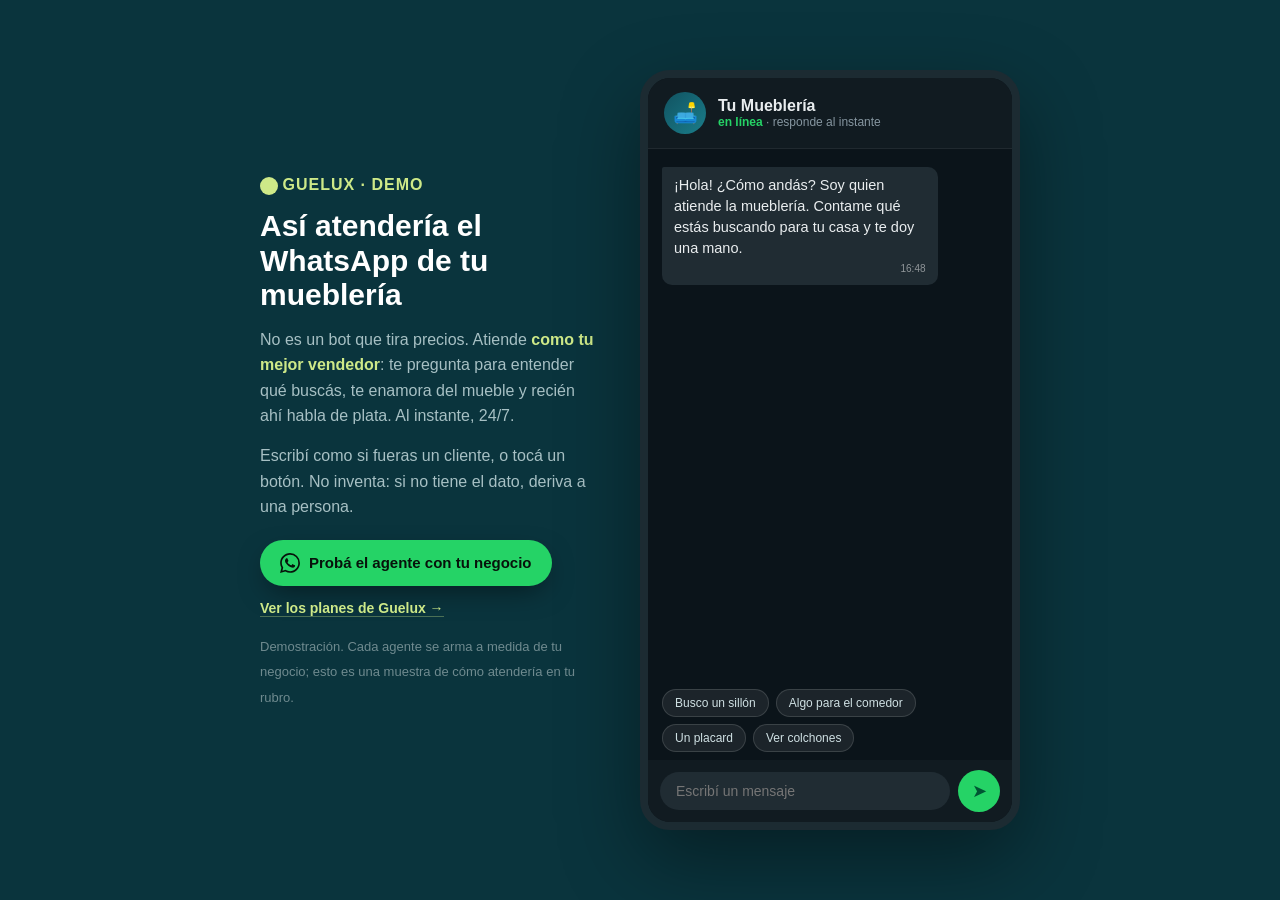
<file: muebleria/index.html>
<!DOCTYPE html>
<html lang="es-AR">
<head>
<meta charset="UTF-8">
<meta name="viewport" content="width=device-width, initial-scale=1.0">
<title>Atención por WhatsApp para mueblerías | Guelux</title>
<meta name="description" content="Así atendería el WhatsApp de tu mueblería: un agente que asesora como un buen vendedor, entiende qué buscás con preguntas, enaltece el mueble y recién ahí habla de precio. Al instante y 24/7. Probá el agente." />
<meta name="keywords" content="atención WhatsApp mueblería, chatbot mueblería, agente de ventas muebles, responder WhatsApp negocio de muebles, IA para mueblerías, no perder ventas WhatsApp" />
<link rel="canonical" href="https://guelux.com/muebleria/" />
<meta name="robots" content="index, follow, max-image-preview:large" />
<meta name="theme-color" content="#0a343d" />
<link rel="icon" type="image/png" href="/guelux-logo.png" />
<meta property="og:type" content="website" />
<meta property="og:site_name" content="Guelux" />
<meta property="og:locale" content="es_AR" />
<meta property="og:title" content="Atención por WhatsApp para mueblerías | Guelux" />
<meta property="og:description" content="Un agente que atiende tu WhatsApp como un buen vendedor: pregunta, asesora, enaltece el mueble y recién ahí habla de precio. Probá el agente." />
<meta property="og:url" content="https://guelux.com/muebleria/" />
<meta property="og:image" content="https://guelux-os-web.vercel.app/guelux-logo.png" />
<meta name="twitter:card" content="summary_large_image" />
<meta name="twitter:title" content="Atención por WhatsApp para mueblerías | Guelux" />
<meta name="twitter:description" content="Un agente que atiende tu WhatsApp como un buen vendedor: pregunta, asesora, enaltece el mueble y recién ahí habla de precio. Probá el agente." />
<meta name="twitter:image" content="https://guelux-os-web.vercel.app/guelux-logo.png" />
<script type="application/ld+json">
{"@context":"https://schema.org","@graph":[
 {"@type":"Service","@id":"https://guelux.com/muebleria/#service","name":"Atención por WhatsApp para mueblerías","serviceType":"Agente de IA para atención y ventas por WhatsApp","provider":{"@type":"Organization","name":"Guelux","url":"https://guelux.com/"},"areaServed":"AR","description":"Un agente de IA que atiende el WhatsApp de tu mueblería 24/7 como un buen vendedor: pregunta para entender qué busca el cliente, le recomienda el mueble por sus beneficios y recién ahí habla de precio, con el catálogo real de tu negocio, y deriva a una persona cuando hace falta."},
 {"@type":"FAQPage","@id":"https://guelux.com/muebleria/#faq","mainEntity":[
   {"@type":"Question","name":"¿Sirve para una mueblería?","acceptedAnswer":{"@type":"Answer","text":"Sí. El agente atiende las consultas por WhatsApp como lo haría un buen vendedor: pregunta para entender qué busca el cliente, le muestra el mueble por sus beneficios y coordina la venta, con el catálogo real de tu negocio."}},
   {"@type":"Question","name":"¿El agente es un bot rígido?","acceptedAnswer":{"@type":"Answer","text":"No. Cada agente se personaliza para tu negocio y atiende de forma humana y consultiva: primero pregunta y entiende, después recomienda, y no inventa. Si no tiene el dato, deriva a una persona."}},
   {"@type":"Question","name":"¿Cómo recupera ventas?","acceptedAnswer":{"@type":"Answer","text":"La mayoría de las consultas llegan fuera de horario o cuando estás ocupado. Si tardás, el cliente compra en otro lado. El agente contesta al toque, asesora y no deja ninguna consulta sin respuesta."}}
 ]}
]}
</script>
<style>
  * { box-sizing: border-box; margin: 0; padding: 0; }
  :root { --wa-bg:#0b141a; --wa-panel:#111b21; --in:#202c33; --out:#005c4b; --txt:#e9edef; --teal:#115361; --lima:#cee988; }
  body { font-family:-apple-system,BlinkMacSystemFont,'Segoe UI',sans-serif; background:#0a343d; min-height:100vh; display:flex; align-items:center; justify-content:center; padding:24px; gap:40px; flex-wrap:wrap; }
  .pitch { max-width:340px; color:#cfe0e3; }
  .pitch .dot{width:18px;height:18px;background:var(--lima);border-radius:50%;display:inline-block;vertical-align:middle}
  .pitch h1{color:#fff;font-size:30px;font-weight:800;line-height:1.15;margin:14px 0}
  .pitch p{font-size:16px;line-height:1.6;color:#a7c0c4;margin-bottom:14px}
  .pitch .b{color:var(--lima);font-weight:700}
  .pitch small{color:#6f8a8f;font-size:13px}
  .cta{display:inline-flex;align-items:center;gap:9px;background:#25d366;color:#07120b;font-weight:700;font-size:15px;padding:13px 20px;border-radius:9999px;text-decoration:none;margin-top:6px;box-shadow:0 10px 28px -8px #0008}
  .cta:hover{opacity:.92}
  .cta2{display:inline-block;color:var(--lima);font-weight:600;font-size:14px;text-decoration:none;margin-top:14px;border-bottom:1px solid #cee98855}
  .phone { width:380px; height:760px; background:var(--wa-bg); border-radius:30px; overflow:hidden; display:flex; flex-direction:column; box-shadow:0 30px 80px #0006; border:8px solid #1c2b32; }
  .head { background:var(--wa-panel); padding:14px 16px; display:flex; align-items:center; gap:12px; border-bottom:1px solid #ffffff10; }
  .avatar { width:42px; height:42px; border-radius:50%; background:linear-gradient(135deg,#115361,#1a7d8a); display:flex; align-items:center; justify-content:center; font-size:20px; }
  .head .name { color:var(--txt); font-weight:700; font-size:16px; }
  .head .status { color:#8696a0; font-size:12px; }
  .head .status b { color:#25d366; }
  .chat { flex:1; overflow-y:auto; padding:18px 14px; display:flex; flex-direction:column; gap:8px; }
  .bubble { max-width:82%; padding:8px 12px; border-radius:10px; font-size:14.5px; color:var(--txt); line-height:1.45; position:relative; animation:pop .25s ease; white-space:pre-wrap; }
  @keyframes pop { from{opacity:0;transform:translateY(6px)} to{opacity:1;transform:none} }
  .in { background:var(--in); align-self:flex-start; border-top-left-radius:2px; }
  .out { background:var(--out); align-self:flex-end; border-top-right-radius:2px; }
  .t { font-size:10px; color:#ffffff80; display:block; text-align:right; margin-top:3px; }
  .typing { align-self:flex-start; background:var(--in); padding:12px 16px; border-radius:10px; display:none; margin:0 14px; }
  .typing span { display:inline-block; width:7px; height:7px; background:#8696a0; border-radius:50%; margin:0 2px; animation:blink 1.2s infinite; }
  .typing span:nth-child(2){animation-delay:.2s} .typing span:nth-child(3){animation-delay:.4s}
  @keyframes blink { 0%,60%,100%{opacity:.3} 30%{opacity:1} }
  .foot { background:var(--wa-panel); padding:10px 12px; display:flex; gap:8px; align-items:center; }
  .foot input { flex:1; background:var(--in); border:none; border-radius:20px; padding:11px 16px; color:var(--txt); font-size:14px; outline:none; }
  .foot button { background:#25d366; border:none; width:42px; height:42px; border-radius:50%; color:#053; font-size:18px; cursor:pointer; }
  .quick { padding:8px 14px; display:flex; gap:7px; flex-wrap:wrap; background:var(--wa-bg); max-height:130px; overflow:auto; }
  .quick button { background:#ffffff12; border:1px solid #ffffff22; color:#cfe0e3; font-size:12px; padding:6px 12px; border-radius:16px; cursor:pointer; }
  .quick button:hover { background:#cee98822; border-color:var(--lima); }
</style>
</head>
<body>

<div class="pitch">
  <span class="dot"></span> <b style="color:#cee988;letter-spacing:1px">GUELUX · DEMO</b>
  <h1>Así atendería el WhatsApp de tu mueblería</h1>
  <p>No es un bot que tira precios. Atiende <span class="b">como tu mejor vendedor</span>: te pregunta para entender qué buscás, te enamora del mueble y recién ahí habla de plata. Al instante, 24/7.</p>
  <p>Escribí como si fueras un cliente, o tocá un botón. No inventa: si no tiene el dato, deriva a una persona.</p>
  <a class="cta" href="https://wa.me/4367846548939?text=Hola%2C%20vengo%20de%20guelux.com%2Fmuebleria%20y%20quiero%20probar%20el%20agente%20para%20mi%20muebler%C3%ADa" target="_blank" rel="noopener noreferrer">
    <svg width="20" height="20" viewBox="0 0 24 24" fill="currentColor" aria-hidden="true"><path d="M17.472 14.382c-.297-.149-1.758-.867-2.03-.967-.273-.099-.471-.148-.67.15-.197.297-.767.966-.94 1.164-.173.199-.347.223-.644.075-.297-.15-1.255-.463-2.39-1.475-.883-.788-1.48-1.761-1.653-2.059-.173-.297-.018-.458.13-.606.134-.133.298-.347.446-.52.149-.174.198-.298.298-.497.099-.198.05-.371-.025-.52-.075-.149-.669-1.612-.916-2.207-.242-.579-.487-.5-.669-.51l-.57-.01c-.198 0-.52.074-.792.372-.272.297-1.04 1.016-1.04 2.479 0 1.462 1.065 2.875 1.213 3.074.149.198 2.096 3.2 5.077 4.487.709.306 1.262.489 1.694.625.712.227 1.36.195 1.871.118.571-.085 1.758-.719 2.006-1.413.248-.694.248-1.289.173-1.413-.074-.124-.272-.198-.57-.347m-5.421 7.403h-.004a9.87 9.87 0 01-5.031-1.378l-.361-.214-3.741.982.998-3.648-.235-.374a9.86 9.86 0 01-1.51-5.26c.001-5.45 4.436-9.884 9.888-9.884 2.64 0 5.122 1.03 6.988 2.898a9.825 9.825 0 012.893 6.994c-.003 5.45-4.437 9.884-9.885 9.884m8.413-18.297A11.815 11.815 0 0012.05 0C5.495 0 .16 5.335.157 11.892c0 2.096.547 4.142 1.588 5.945L.057 24l6.305-1.654a11.882 11.882 0 005.683 1.448h.005c6.554 0 11.89-5.335 11.893-11.893a11.821 11.821 0 00-3.48-8.413z"/></svg>
    Probá el agente con tu negocio
  </a>
  <br><a class="cta2" href="/planes/">Ver los planes de Guelux →</a>
  <p style="margin-top:16px"><small>Demostración. Cada agente se arma a medida de tu negocio; esto es una muestra de cómo atendería en tu rubro.</small></p>
</div>

<div class="phone">
  <div class="head">
    <div class="avatar">🛋️</div>
    <div>
      <div class="name">Tu Mueblería</div>
      <div class="status"><b>en línea</b> · responde al instante</div>
    </div>
  </div>
  <div class="chat" id="chat"></div>
  <div class="typing" id="typing"><span></span><span></span><span></span></div>
  <div class="quick" id="quick"></div>
  <div class="foot">
    <input id="inp" placeholder="Escribí un mensaje" autocomplete="off">
    <button onclick="enviar()">➤</button>
  </div>
</div>

<script>
const chat=document.getElementById('chat'), typing=document.getElementById('typing'), inp=document.getElementById('inp'), quick=document.getElementById('quick');

// Por categoría: la pregunta de indagación (primero entender) + la recomendación (beneficios) + producto y precio (después).
const CAT = {
  living:  { pregunta:'¡Buenísimo! ¿Para qué ambiente lo buscás y para cuántas personas?', reco:'te va perfecto el Vento: es de 3 cuerpos, súper cómodo, con apoyabrazos y almohadones tapizados en el color que elijas', nombre:'juego de living Vento', precio:'$890.000', ej:['Para el living, 3 personas','Para un ambiente chico'] },
  comedor: { pregunta:'¡Dale! ¿Para cuántas personas la usás normalmente? ¿La preferís fija o extensible?', reco:'te queda genial la mesa Nórdica: extensible, arranca en 140 y la estirás a 180 cuando cae gente, en madera de paraíso laqueada', nombre:'mesa Nórdica', precio:'$340.000', ej:['Para 6, extensible','Somos 4 en casa'] },
  placard: { pregunta:'¡Perfecto! ¿Cuánto lugar tenés para el placard y cuántas puertas necesitás?', reco:'te recomiendo el placard Aspen de 6 puertas: amplio, con cierre suave y un montón de espacio adentro, y lo hacemos a medida', nombre:'placard Aspen', precio:'$410.000', ej:['Tengo 2.40m, 6 puertas','Un espacio chico'] },
  colchon: { pregunta:'¡Genial! ¿Es para una o dos personas? ¿Lo preferís más firme o más mullido?', reco:'te va ideal el conjunto Descanso queen: espuma de alta densidad con resortes pocket, ni muy duro ni muy blando', nombre:'sommier y colchón Descanso queen', precio:'$450.000', ej:['Para dos, firme','Para una persona'] },
};

let S; function reset(){ S={ cat:null, listo:false, paso:'inicio' }; } reset();
function hora(){ const d=new Date(); return d.getHours().toString().padStart(2,'0')+':'+d.getMinutes().toString().padStart(2,'0'); }
function burbuja(txt,cls){ const b=document.createElement('div'); b.className='bubble '+cls; b.innerHTML=txt+'<span class="t">'+hora()+(cls==='out'?' ✓✓':'')+'</span>'; chat.appendChild(b); chat.scrollTop=chat.scrollHeight; }
function bot(txt,delay=820){ typing.style.display='block'; chat.scrollTop=chat.scrollHeight; return new Promise(r=>setTimeout(()=>{ typing.style.display='none'; burbuja(txt,'in'); r(); }, delay)); }
function setQuick(arr){ quick.innerHTML=''; arr.forEach(t=>{ const b=document.createElement('button'); b.textContent=t; b.onclick=()=>{inp.value=t;enviar();}; quick.appendChild(b); }); }
const QUICK_INICIO = ['Busco un sillón','Algo para el comedor','Un placard','Ver colchones'];

function detectarCat(t){
  if(/sof[aá]|sill[oó]n|living|cuerpo/.test(t)) return 'living';
  if(/mesa|comedor|comer/.test(t)) return 'comedor';
  if(/placard|ropero|guardarrop/.test(t)) return 'placard';
  if(/colch[oó]n|sommier|somier|cama|dormir|descanso/.test(t)) return 'colchon';
  return null;
}

async function responder(m){
  const t=m.toLowerCase().trim();
  if(/(empezar de nuevo|reiniciar|de cero)/.test(t)){ reset(); await bot('¡Dale, arrancamos de nuevo! ¿Qué estás buscando para tu casa?'); setQuick(QUICK_INICIO); return; }

  const cat=detectarCat(t);
  const preguntaPrecio=/(precio|cu[aá]nto|sale|vale|cuesta|valor)/.test(t);

  // PRECIO -> sólo con valor ya construido; si no, indago primero
  if(preguntaPrecio){
    if(cat && !S.cat) S.cat=cat;
    if(S.cat && S.listo){ const c=CAT[S.cat]; await bot(`El ${c.nombre} tiene un valor de ${c.precio}, y contamos con varios medios de pago: 3 y 6 cuotas sin interés con tarjeta, o 10% de descuento en efectivo. ¿Coordinamos para que lo veas o te cuento del envío?`); setQuick(['¿Hacen envío?','Quiero coordinar','Ver otras opciones']); return; }
    if(S.cat){ S.paso='indagando'; await bot(`Ya te paso el valor, pero para recomendarte lo justo contame: ${CAT[S.cat].pregunta.replace(/^[¡!][^!]*!\s*/,'')}`); setQuick(CAT[S.cat].ej); return; }
    await bot('Con gusto te paso los valores, pero contame primero qué estás buscando así te recomiendo lo que mejor te va. ¿Living, comedor o dormitorio?'); setQuick(QUICK_INICIO); return;
  }

  // NUEVA CATEGORÍA -> INDAGAR primero (no pitchear todavía)
  if(cat && S.paso!=='indagando'){ S.cat=cat; S.listo=false; S.paso='indagando'; await bot(CAT[cat].pregunta); setQuick(CAT[cat].ej); return; }

  // Venía indagando y el cliente respondió -> RECOMENDAR con beneficios
  if(S.paso==='indagando' && S.cat){ S.listo=true; S.paso='recomendado'; await bot(`Perfecto. Para eso ${CAT[S.cat].reco}. ¿Va con lo que estás buscando o preferís ver otras opciones?`); setQuick(['Me gusta, ¿qué precio tiene?','Ver otras opciones','¿Hacen envío?']); return; }

  if(/(otra opci|otras opci|ver otr|no me convence|algo distinto|otro modelo)/.test(t)){ if(S.cat){ S.paso='indagando'; S.listo=false; await bot('¡Dale! Contame qué te gustaría distinto: ¿más grande, otro estilo, otro color? Así te busco la mejor opción.'); return; } S.paso='inicio'; await bot('Dale, ¿qué otra cosa tenés en mente? ¿Living, comedor o dormitorio?'); setQuick(QUICK_INICIO); return; }
  if(/(env[ií]o|entrega|mandan|llevan|a domicilio)/.test(t)){ await bot('Sí, te lo llevamos hasta tu casa. En CABA sin cargo y en GBA con un costo chico según la zona, y el armado va incluido. ¿A qué zona sería?'); setQuick(['CABA','GBA','Quiero coordinar']); return; }
  if(/(cuota|financi|tarjeta|pago|efectivo|transferencia|medios de pago)/.test(t)){ await bot('Tenés 3 y 6 cuotas sin interés con tarjeta, o 10% de descuento pagando en efectivo o transferencia. ¿Te reservo el que veníamos viendo?'); setQuick(['Quiero coordinar','Ver otras opciones']); return; }
  if(/(coordin|verlo|comprar|reservar|apartar|lo quiero|me lo llevo|showroom|visitar|reserv)/.test(t)){ S.paso='cierre'; await bot('¡Genial! Te tomo tus datos y coordinamos: lo pasás a ver o te lo llevamos, como te quede mejor. Te dejo con alguien del equipo para cerrarlo. ¿Te parece?'); setQuick(['Dale','Ver otras opciones']); return; }
  if(/(qu[eé] ten[eé]s|cat[aá]logo|opciones|mostrame|ver muebles)/.test(t)){ await bot('Tenemos living, comedor, dormitorio y placares. Contame para qué ambiente es y arranco por ahí. ¿Por dónde vamos?'); setQuick(QUICK_INICIO); return; }
  if(S.paso==='cierre' && /(gracias|dale|listo|perfecto|genial|ok|buen[ií]simo)/.test(t)){ await bot('¡Genial! En un ratito te escribe alguien del equipo para cerrar todo. Cualquier cosa, estoy por acá las 24 horas. ¡Gracias!'); setQuick(['Ver otras opciones']); return; }

  // Saludo suelto: sólo si no había nada más que procesar (nunca pisa un pedido)
  if(/^(hola|buenas|buen d[ií]a|buenas tardes|buenas noches|hey|qu[eé] tal|holis|hi)\b/.test(t)){ await bot('¡Hey! Contame qué estás buscando para tu casa y te doy una mano: living, comedor, dormitorio...'); setQuick(QUICK_INICIO); return; }

  await bot('Muy buena pregunta. Ese detalle puntual no lo tengo en esta demo, pero con el catálogo real de la mueblería te lo respondo al toque. Probá con "busco un sillón", "algo para el comedor" o "un placard".');
  setQuick(QUICK_INICIO);
}

async function enviar(){ const m=inp.value.trim(); if(!m) return; burbuja(m,'out'); inp.value=''; await responder(m); }
inp.addEventListener('keydown',e=>{ if(e.key==='Enter') enviar(); });
(async()=>{ await bot('¡Hola! ¿Cómo andás? Soy quien atiende la mueblería. Contame qué estás buscando para tu casa y te doy una mano.', 400); setQuick(QUICK_INICIO); })();
</script>
</body>
</html>
</file>
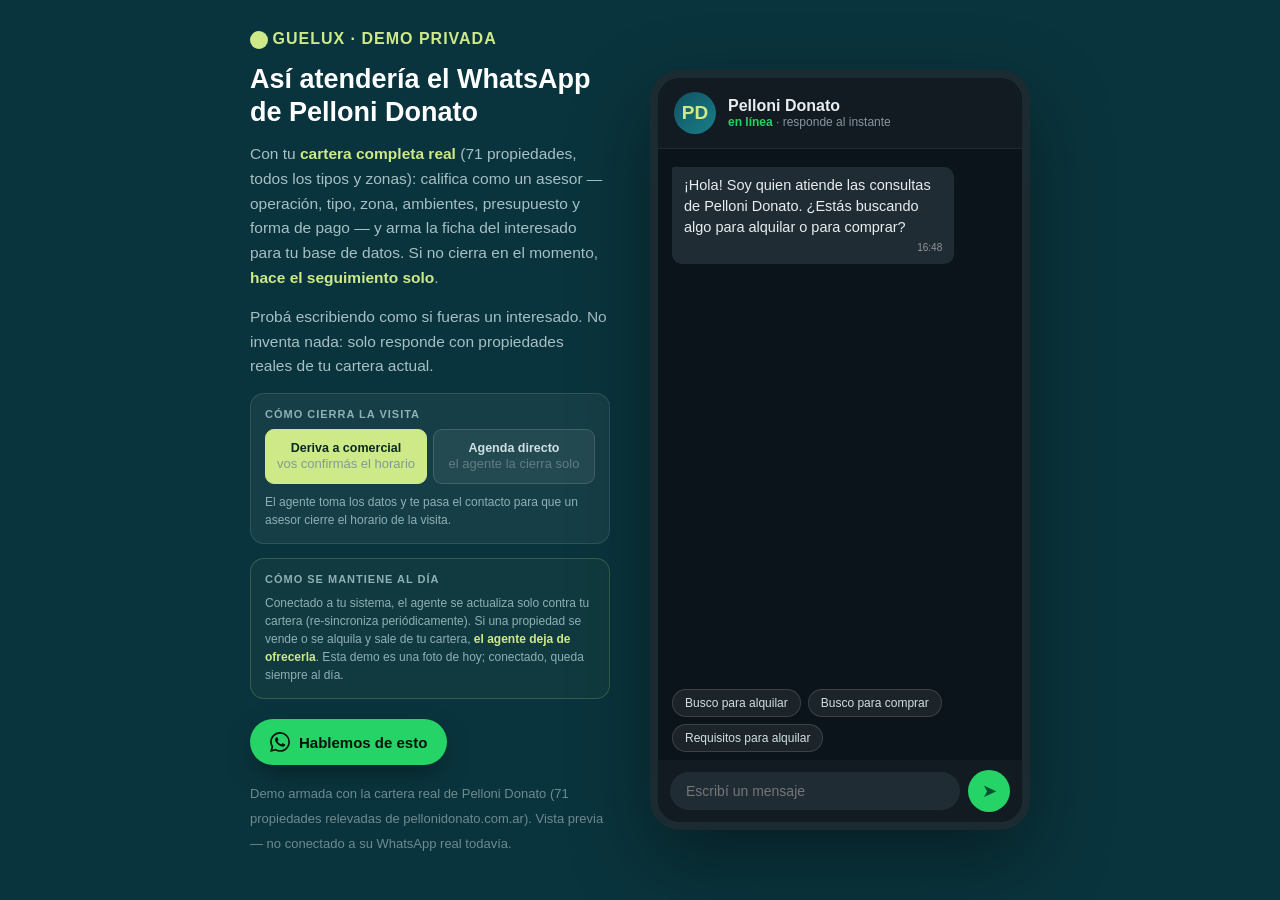
<file: pellonidonato/index.html>
<!DOCTYPE html>
<html lang="es-AR">
<head>
<meta charset="UTF-8">
<meta name="viewport" content="width=device-width, initial-scale=1.0">
<title>Demo personalizada — Pelloni Donato × Guelux</title>
<meta name="robots" content="noindex, nofollow" />
<link rel="icon" type="image/png" href="/guelux-logo.png" />
<meta name="theme-color" content="#0a343d" />
<style>
  * { box-sizing: border-box; margin: 0; padding: 0; }
  :root { --wa-bg:#0b141a; --wa-panel:#111b21; --in:#202c33; --out:#005c4b; --txt:#e9edef; --teal:#115361; --lima:#cee988; }
  body { font-family:-apple-system,BlinkMacSystemFont,'Segoe UI',sans-serif; background:#0a343d; min-height:100vh; display:flex; align-items:center; justify-content:center; padding:24px; gap:40px; flex-wrap:wrap; }
  .pitch { max-width:360px; color:#cfe0e3; }
  .pitch .dot{width:18px;height:18px;background:var(--lima);border-radius:50%;display:inline-block;vertical-align:middle}
  .pitch h1{color:#fff;font-size:27px;font-weight:800;line-height:1.2;margin:14px 0}
  .pitch p{font-size:15.5px;line-height:1.6;color:#a7c0c4;margin-bottom:14px}
  .pitch .b{color:var(--lima);font-weight:700}
  .pitch small{color:#6f8a8f;font-size:13px}
  .cta{display:inline-flex;align-items:center;gap:9px;background:#25d366;color:#07120b;font-weight:700;font-size:15px;padding:13px 20px;border-radius:9999px;text-decoration:none;margin-top:6px;box-shadow:0 10px 28px -8px #0008}
  .cta:hover{opacity:.92}
  .modebox{ background:#ffffff0d; border:1px solid #ffffff1c; border-radius:14px; padding:14px; margin:14px 0; }
  .modebox .lbl{ font-size:11px; letter-spacing:1px; text-transform:uppercase; color:#8fb0b5; margin-bottom:9px; font-weight:700; }
  .modeswitch{ display:flex; gap:6px; }
  .modeswitch button{ flex:1; background:#ffffff10; border:1px solid #ffffff22; color:#cfe0e3; font-size:12.5px; font-weight:600; padding:10px 8px; border-radius:9px; cursor:pointer; line-height:1.3; }
  .modeswitch button.active{ background:var(--lima); color:#0a2a1e; border-color:var(--lima); }
  .modedesc{ font-size:12px; color:#8fb0b5; margin-top:9px; line-height:1.5; }
  .phone { width:380px; height:760px; background:var(--wa-bg); border-radius:30px; overflow:hidden; display:flex; flex-direction:column; box-shadow:0 30px 80px #0006; border:8px solid #1c2b32; }
  .head { background:var(--wa-panel); padding:14px 16px; display:flex; align-items:center; gap:12px; border-bottom:1px solid #ffffff10; }
  .avatar { width:42px; height:42px; border-radius:50%; background:linear-gradient(135deg,#115361,#1a7d8a); display:flex; align-items:center; justify-content:center; font-size:19px; font-weight:800; color:#cee988; }
  .head .name { color:var(--txt); font-weight:700; font-size:16px; }
  .head .status { color:#8696a0; font-size:12px; }
  .head .status b { color:#25d366; }
  .chat { flex:1; overflow-y:auto; padding:18px 14px; display:flex; flex-direction:column; gap:8px; }
  .bubble { max-width:84%; padding:8px 12px; border-radius:10px; font-size:14.5px; color:var(--txt); line-height:1.45; position:relative; animation:pop .25s ease; white-space:pre-wrap; }
  @keyframes pop { from{opacity:0;transform:translateY(6px)} to{opacity:1;transform:none} }
  .in { background:var(--in); align-self:flex-start; border-top-left-radius:2px; }
  .out { background:var(--out); align-self:flex-end; border-top-right-radius:2px; }
  .sys { align-self:center; background:#ffffff10; color:#9db3b7; font-size:11px; padding:6px 12px; border-radius:10px; margin:4px 0; text-align:center; white-space:pre-wrap; max-width:90%; }
  .t { font-size:10px; color:#ffffff80; display:block; text-align:right; margin-top:3px; }
  .typing { align-self:flex-start; background:var(--in); padding:12px 16px; border-radius:10px; display:none; margin:0 14px; }
  .typing span { display:inline-block; width:7px; height:7px; background:#8696a0; border-radius:50%; margin:0 2px; animation:blink 1.2s infinite; }
  .typing span:nth-child(2){animation-delay:.2s} .typing span:nth-child(3){animation-delay:.4s}
  @keyframes blink { 0%,60%,100%{opacity:.3} 30%{opacity:1} }
  .foot { background:var(--wa-panel); padding:10px 12px; display:flex; gap:8px; align-items:center; }
  .foot input { flex:1; background:var(--in); border:none; border-radius:20px; padding:11px 16px; color:var(--txt); font-size:14px; outline:none; }
  .foot button { background:#25d366; border:none; width:42px; height:42px; border-radius:50%; color:#053; font-size:18px; cursor:pointer; }
  .quick { padding:8px 14px; display:flex; gap:7px; flex-wrap:wrap; background:var(--wa-bg); max-height:130px; overflow:auto; }
  .quick button { background:#ffffff12; border:1px solid #ffffff22; color:#cfe0e3; font-size:12px; padding:6px 12px; border-radius:16px; cursor:pointer; }
  .quick button:hover { background:#cee98822; border-color:var(--lima); }
</style>
</head>
<body>

<div class="pitch">
  <span class="dot"></span> <b style="color:#cee988;letter-spacing:1px">GUELUX · DEMO PRIVADA</b>
  <h1>Así atendería el WhatsApp de Pelloni Donato</h1>
  <p>Con tu <span class="b">cartera completa real</span> (71 propiedades, todos los tipos y zonas): califica como un asesor — operación, tipo, zona, ambientes, presupuesto y forma de pago — y arma la ficha del interesado para tu base de datos. Si no cierra en el momento, <span class="b">hace el seguimiento solo</span>.</p>
  <p>Probá escribiendo como si fueras un interesado. No inventa nada: solo responde con propiedades reales de tu cartera actual.</p>

  <div class="modebox">
    <div class="lbl">Cómo cierra la visita</div>
    <div class="modeswitch">
      <button id="modeA" class="active" onclick="setMode('comercial')">Deriva a comercial<br><small style="font-weight:400;opacity:.8">vos confirmás el horario</small></button>
      <button id="modeB" onclick="setMode('auto')">Agenda directo<br><small style="font-weight:400;opacity:.8">el agente la cierra solo</small></button>
    </div>
    <div class="modedesc" id="modedesc">El agente toma los datos y te pasa el contacto para que un asesor cierre el horario de la visita.</div>
  </div>

  <div class="modebox" style="background:#cee98808;border-color:#cee98833">
    <div class="lbl">Cómo se mantiene al día</div>
    <div class="modedesc" style="margin-top:0">Conectado a tu sistema, el agente se actualiza solo contra tu cartera (re-sincroniza periódicamente). Si una propiedad se vende o se alquila y sale de tu cartera, <b style="color:#cee988">el agente deja de ofrecerla</b>. Esta demo es una foto de hoy; conectado, queda siempre al día.</div>
  </div>

  <a class="cta" href="https://wa.me/4367846548939?text=Hola%2C%20vengo%20de%20la%20demo%20de%20Pelloni%20Donato%20y%20quiero%20charlar%20sobre%20Guelux" target="_blank" rel="noopener noreferrer">
    <svg width="20" height="20" viewBox="0 0 24 24" fill="currentColor" aria-hidden="true"><path d="M17.472 14.382c-.297-.149-1.758-.867-2.03-.967-.273-.099-.471-.148-.67.15-.197.297-.767.966-.94 1.164-.173.199-.347.223-.644.075-.297-.15-1.255-.463-2.39-1.475-.883-.788-1.48-1.761-1.653-2.059-.173-.297-.018-.458.13-.606.134-.133.298-.347.446-.52.149-.174.198-.298.298-.497.099-.198.05-.371-.025-.52-.075-.149-.669-1.612-.916-2.207-.242-.579-.487-.5-.669-.51l-.57-.01c-.198 0-.52.074-.792.372-.272.297-1.04 1.016-1.04 2.479 0 1.462 1.065 2.875 1.213 3.074.149.198 2.096 3.2 5.077 4.487.709.306 1.262.489 1.694.625.712.227 1.36.195 1.871.118.571-.085 1.758-.719 2.006-1.413.248-.694.248-1.289.173-1.413-.074-.124-.272-.198-.57-.347m-5.421 7.403h-.004a9.87 9.87 0 01-5.031-1.378l-.361-.214-3.741.982.998-3.648-.235-.374a9.86 9.86 0 01-1.51-5.26c.001-5.45 4.436-9.884 9.888-9.884 2.64 0 5.122 1.03 6.988 2.898a9.825 9.825 0 012.893 6.994c-.003 5.45-4.437 9.884-9.885 9.884m8.413-18.297A11.815 11.815 0 0012.05 0C5.495 0 .16 5.335.157 11.892c0 2.096.547 4.142 1.588 5.945L.057 24l6.305-1.654a11.882 11.882 0 005.683 1.448h.005c6.554 0 11.89-5.335 11.893-11.893a11.821 11.821 0 00-3.48-8.413z"/></svg>
    Hablemos de esto
  </a>
  <p style="margin-top:16px"><small>Demo armada con la cartera real de Pelloni Donato (71 propiedades relevadas de pellonidonato.com.ar). Vista previa — no conectado a su WhatsApp real todavía.</small></p>
</div>

<div class="phone">
  <div class="head">
    <div class="avatar">PD</div>
    <div>
      <div class="name">Pelloni Donato</div>
      <div class="status"><b>en línea</b> · responde al instante</div>
    </div>
  </div>
  <div class="chat" id="chat"></div>
  <div class="typing" id="typing"><span></span><span></span><span></span></div>
  <div class="quick" id="quick"></div>
  <div class="foot">
    <input id="inp" placeholder="Escribí un mensaje" autocomplete="off">
    <button onclick="enviar()">➤</button>
  </div>
</div>

<script src="./data.js"></script>
<script src="./app.js"></script>
</body>
</html>
</file>
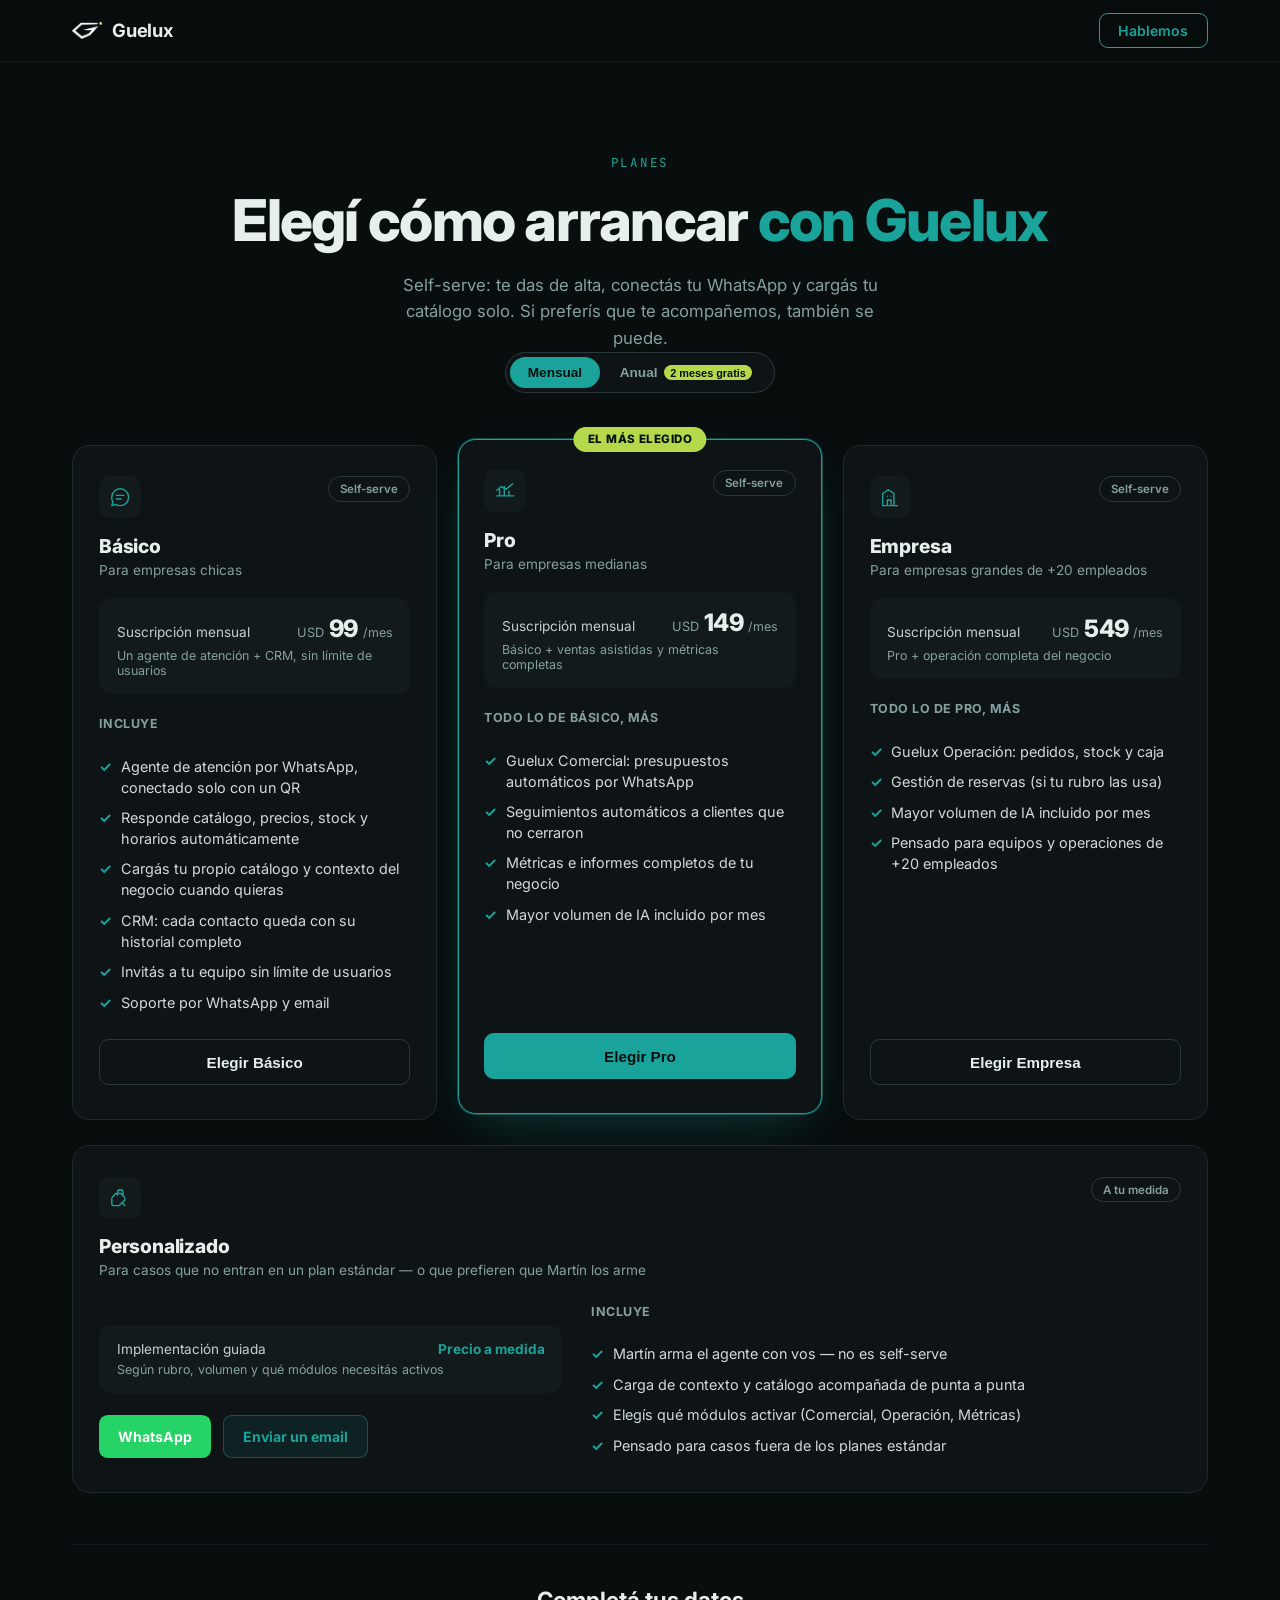
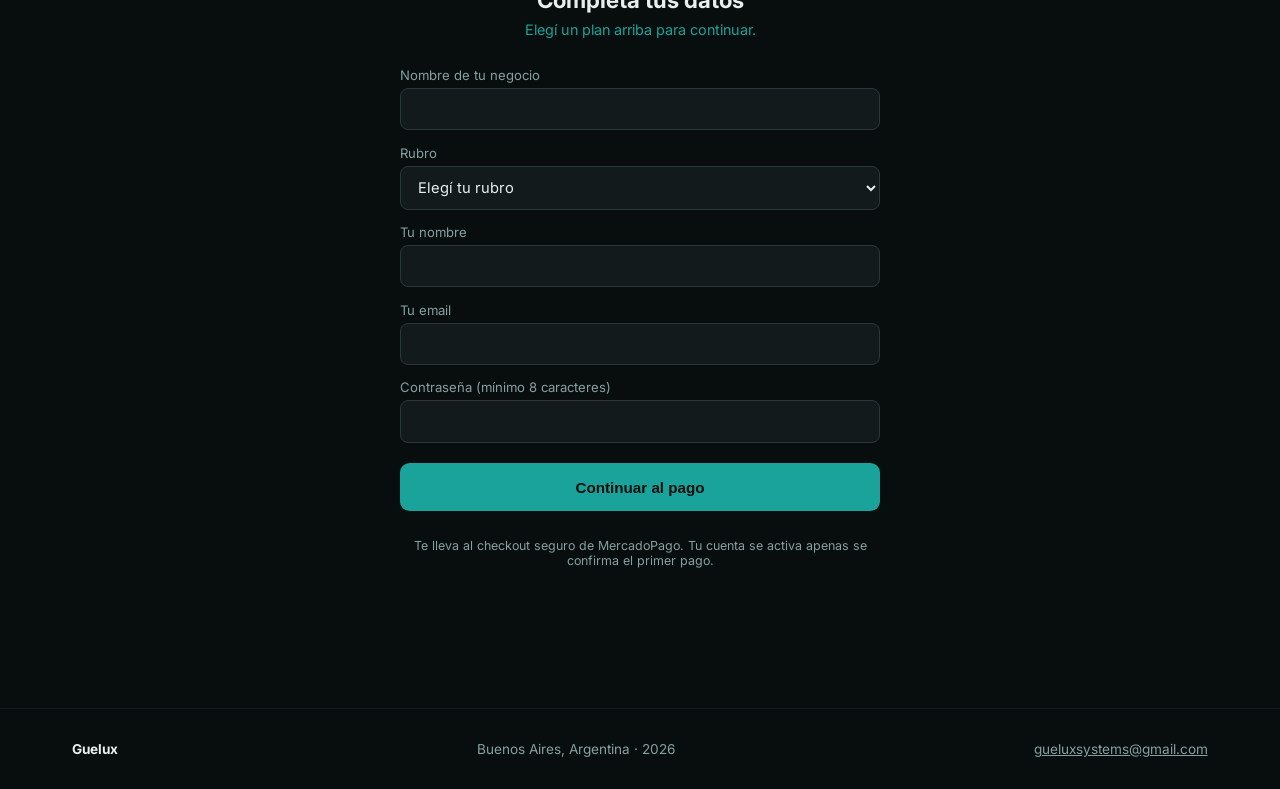
<file: planes/index.html>
<!DOCTYPE html>
<html lang="es-AR">
<head>
<meta charset="UTF-8" />
<meta name="viewport" content="width=device-width, initial-scale=1.0" />
<title>Planes de Guelux — empezá solo o con ayuda personalizada</title>
<meta name="description" content="Elegí un plan self-serve y arrancá solo, o pedí acompañamiento personalizado con Martín. Básico, Pro y Empresa — conectá tu WhatsApp, cargá tu catálogo y empezá a atender con IA." />
<meta name="keywords" content="planes Guelux, precio agente de IA, contratar empleado digital, self-serve WhatsApp IA, planes atención por WhatsApp" />
<link rel="canonical" href="https://guelux.com/planes/" />
<meta name="robots" content="index, follow, max-image-preview:large" />
<meta name="theme-color" content="#080d0e" />
<meta property="og:type" content="website" />
<meta property="og:site_name" content="Guelux" />
<meta property="og:locale" content="es_AR" />
<meta property="og:title" content="Planes de Guelux" />
<meta property="og:description" content="Elegí un plan self-serve y arrancá solo, o pedí acompañamiento personalizado." />
<meta property="og:url" content="https://guelux.com/planes/" />
<meta property="og:image" content="https://guelux.com/guelux-logo.png" />
<link rel="icon" type="image/png" href="/guelux-logo.png" />
<link rel="apple-touch-icon" href="/guelux-logo.png" />
<link rel="preconnect" href="https://fonts.googleapis.com" />
<link rel="preconnect" href="https://fonts.gstatic.com" crossorigin />
<link href="https://fonts.googleapis.com/css2?family=Inter:wght@300;400;500;600;700;800;900&family=JetBrains+Mono:wght@400;500&display=swap" rel="stylesheet" />
<style>
  :root{--bg:8 13 14;--panel:14 20 22;--elevated:18 26 28;--border:30 42 45;--border-strong:42 56 60;--fg:231 239 237;--muted:134 160 160;--teal:26 163 154;--teal-dim:17 83 97;--wasabi:182 217 76;--danger:239 100 100;--warn:217 151 60;--font-sans:"Inter",ui-sans-serif,system-ui,sans-serif}
  *{box-sizing:border-box}
  html{scroll-behavior:smooth}
  body{margin:0;font-family:var(--font-sans);background:rgb(var(--bg));color:rgb(var(--fg));-webkit-font-smoothing:antialiased}
  a{color:inherit}
  .gx-nav{position:sticky;top:0;z-index:50;border-bottom:1px solid rgb(var(--border)/.6);background:rgb(var(--bg)/.82);backdrop-filter:blur(12px)}
  .gx-nav-in{max-width:1180px;margin:0 auto;padding:.8rem 1.4rem;display:flex;align-items:center;justify-content:space-between}
  .gx-brand{display:flex;align-items:center;gap:.6rem;font-weight:700;font-size:1.15rem;letter-spacing:-.01em;color:rgb(var(--fg));text-decoration:none}
  .gx-brand img{height:30px;width:30px;object-fit:contain}
  .gx-nav-cta{border:1px solid rgb(var(--teal));color:rgb(var(--teal));border-radius:.55rem;padding:.5rem 1.15rem;font-size:.88rem;font-weight:600;transition:all .2s;text-decoration:none}
  .gx-nav-cta:hover{background:rgb(var(--teal));color:rgb(var(--bg))}
  .gx-wrap{position:relative;width:100%;max-width:1180px;margin:0 auto;padding:clamp(3rem,7vw,5rem) 1.4rem}
  .gx-kicker{font-family:'JetBrains Mono',monospace;font-size:.78rem;letter-spacing:.22em;text-transform:uppercase;color:rgb(var(--teal));margin-bottom:1.2rem;text-align:center}
  .gx-h1{font-size:clamp(2.2rem,5.4vw,3.6rem);font-weight:800;line-height:1.05;letter-spacing:-.03em;color:rgb(var(--fg));text-align:center;margin:0}
  .gx-h1 .em{color:rgb(var(--teal))}
  .gx-sub{margin:1.3rem auto 0;max-width:46ch;font-size:1.05rem;line-height:1.6;color:rgb(var(--muted));text-align:center}
  .plans{margin-top:3.2rem;display:grid;gap:1.3rem;grid-template-columns:1fr}
  @media(min-width:860px){.plans{grid-template-columns:repeat(3,1fr)}}
  .plan{position:relative;border:1px solid rgb(var(--border));background:rgb(var(--panel));border-radius:1.1rem;padding:1.9rem 1.6rem 2.1rem;display:flex;flex-direction:column}
  .plan.featured{border-color:rgb(var(--teal));box-shadow:0 0 0 1px rgb(var(--teal)/.4),0 20px 50px -20px rgb(var(--teal)/.35);transform:translateY(-6px)}
  .plan-badge{position:absolute;top:-.8rem;left:50%;transform:translateX(-50%);background:rgb(var(--wasabi));color:rgb(var(--bg));font-size:.72rem;font-weight:800;letter-spacing:.04em;text-transform:uppercase;padding:.35rem .9rem;border-radius:999px;white-space:nowrap}
  .plan-top{display:flex;align-items:flex-start;justify-content:space-between;gap:.8rem}
  .plan-icon{width:2.6rem;height:2.6rem;border-radius:.65rem;background:rgb(var(--elevated));display:flex;align-items:center;justify-content:center;color:rgb(var(--teal));flex-shrink:0}
  .plan-icon svg{width:1.4rem;height:1.4rem}
  .plan-pill{font-size:.72rem;font-weight:600;color:rgb(var(--muted));border:1px solid rgb(var(--border-strong));border-radius:999px;padding:.3rem .7rem;white-space:nowrap}
  .plan-name{margin-top:1rem;font-size:1.2rem;font-weight:800;letter-spacing:-.01em}
  .plan-audience{margin-top:.25rem;font-size:.85rem;color:rgb(var(--muted))}
  .plan-pricebox{margin-top:1.3rem;background:rgb(var(--elevated));border-radius:.8rem;padding:1rem 1.1rem}
  .plan-pricebox-row{display:flex;align-items:baseline;justify-content:space-between;gap:.6rem}
  .plan-pricebox-row .label{font-size:.85rem;color:rgb(var(--fg)/.85)}
  .plan-price{display:flex;align-items:baseline;gap:.3rem}
  .plan-price .num{font-size:1.5rem;font-weight:800;letter-spacing:-.02em}
  .plan-price .cur{font-size:.8rem;color:rgb(var(--muted))}
  .plan-price .per{font-size:.78rem;color:rgb(var(--muted))}
  .plan-pricebox-sub{margin-top:.3rem;font-size:.78rem;color:rgb(var(--muted))}
  .plan-annual-note{margin-top:.3rem;font-size:.75rem;color:rgb(var(--teal));font-weight:600;display:none}
  .cycle-toggle{display:flex;justify-content:center;margin:0 0 1.8rem}
  .cycle-toggle-in{display:inline-flex;border:1px solid rgb(var(--border-strong));border-radius:999px;padding:.25rem;gap:.15rem;background:rgb(var(--panel))}
  .cycle-btn{border:none;background:transparent;color:rgb(var(--muted));font-size:.85rem;font-weight:700;padding:.5rem 1.1rem;border-radius:999px;cursor:pointer;transition:all .2s;display:flex;align-items:center;gap:.4rem}
  .cycle-btn.active{background:rgb(var(--teal));color:rgb(var(--bg))}
  .cycle-btn .save-pill{font-size:.68rem;font-weight:800;background:rgb(var(--wasabi));color:rgb(var(--bg));padding:.1rem .4rem;border-radius:999px}
  .cycle-btn.active .save-pill{background:rgb(var(--bg));color:rgb(var(--wasabi))}
  .plan-feats-label{margin-top:1.4rem;font-size:.78rem;font-weight:700;text-transform:uppercase;letter-spacing:.04em;color:rgb(var(--muted))}
  .plan-feats{list-style:none;margin:.8rem 0 0;padding:0;display:flex;flex-direction:column;gap:.6rem;flex:1}
  .plan-feats li{font-size:.9rem;line-height:1.45;color:rgb(var(--fg)/.9);display:flex;gap:.55rem}
  .plan-feats li:before{content:"✓";color:rgb(var(--teal));font-weight:700;flex-shrink:0}
  .plan-cta{margin-top:1.6rem;display:block;text-align:center;border-radius:.6rem;padding:.85rem 1rem;font-weight:700;font-size:.95rem;cursor:pointer;border:1px solid rgb(var(--border-strong));background:transparent;color:rgb(var(--fg));transition:all .2s}
  .plan.featured .plan-cta{background:rgb(var(--teal));color:rgb(var(--bg));border-color:rgb(var(--teal))}
  .plan-cta:hover{filter:brightness(1.1);transform:translateY(-1px)}
  .plan-custom-card{margin-top:1.6rem}
  .plan-custom{margin-top:1.6rem;display:grid;gap:1.8rem;grid-template-columns:1fr}
  @media(min-width:860px){.plan-custom{grid-template-columns:1.1fr 1.4fr}}
  .plan-custom-left .plan-pricebox{margin-top:1.3rem}
  .plan-custom-right{display:flex;flex-direction:column}
  .plan-custom-right .plan-feats-label{margin-top:0}
  .plan-custom-btns{margin-top:1.4rem;display:flex;gap:.7rem;flex-wrap:wrap}
  .gx-wa{display:inline-flex;align-items:center;gap:.5rem;background:#25D366;color:#fff;border-radius:.55rem;padding:.75rem 1.2rem;font-weight:700;font-size:.88rem;text-decoration:none;transition:all .2s}
  .gx-wa:hover{filter:brightness(1.07)}
  .gx-mail{display:inline-flex;align-items:center;gap:.5rem;background:rgb(var(--teal)/.1);border:1px solid rgb(var(--teal)/.4);color:rgb(var(--teal));border-radius:.55rem;padding:.75rem 1.2rem;font-weight:700;font-size:.88rem;text-decoration:none;transition:all .2s}
  .gx-mail:hover{background:rgb(var(--teal)/.18)}
  #signup{margin-top:3.2rem;border-top:1px solid rgb(var(--border)/.6);padding-top:2.6rem}
  #signup h2{text-align:center;font-size:1.4rem;margin:0}
  #signup .chosen{text-align:center;margin-top:.5rem;font-size:.9rem;color:rgb(var(--teal))}
  .form-grid{max-width:480px;margin:1.8rem auto 0;display:flex;flex-direction:column;gap:.9rem}
  .form-grid label{font-size:.82rem;color:rgb(var(--muted));display:block;margin-bottom:.3rem}
  .form-grid input,.form-grid select{width:100%;background:rgb(var(--elevated));border:1px solid rgb(var(--border-strong));border-radius:.5rem;padding:.7rem .8rem;color:rgb(var(--fg));font-size:.92rem;font-family:inherit}
  .form-grid input:focus,.form-grid select:focus{outline:none;border-color:rgb(var(--teal)/.7)}
  .form-submit{margin-top:.4rem;background:rgb(var(--teal));color:rgb(var(--bg));border:none;border-radius:.6rem;padding:.95rem 1rem;font-weight:700;font-size:.95rem;cursor:pointer;transition:all .2s}
  .form-submit:hover{filter:brightness(1.08)}
  .form-submit:disabled{opacity:.6;cursor:default}
  .form-note{font-size:.78rem;color:rgb(var(--muted));text-align:center}
  .form-error{display:none;background:rgb(var(--danger)/.12);border:1px solid rgb(var(--danger)/.4);color:rgb(var(--danger));border-radius:.5rem;padding:.7rem .85rem;font-size:.85rem}
  .gx-foot{border-top:1px solid rgb(var(--border)/.6);margin-top:3rem}
  .gx-foot-in{max-width:1180px;margin:0 auto;padding:2rem 1.4rem;display:flex;flex-wrap:wrap;gap:.6rem;align-items:center;justify-content:space-between;font-size:.85rem;color:rgb(var(--muted))}
  .gx-foot-in b{color:rgb(var(--fg));font-weight:700}
</style>
</head>
<body>
<header class="gx-nav">
  <div class="gx-nav-in">
    <a href="/" class="gx-brand"><img src="/guelux-logo.png" alt="Guelux"/><span>Guelux</span></a>
    <a href="/#contacto" class="gx-nav-cta">Hablemos</a>
  </div>
</header>
<main>
  <div class="gx-wrap">
    <p class="gx-kicker">Planes</p>
    <h1 class="gx-h1">Elegí cómo arrancar <span class="em">con Guelux</span></h1>
    <p class="gx-sub">Self-serve: te das de alta, conectás tu WhatsApp y cargás tu catálogo solo. Si preferís que te acompañemos, también se puede.</p>

    <div class="cycle-toggle">
      <div class="cycle-toggle-in">
        <button type="button" class="cycle-btn active" id="btnMonthly" onclick="setBillingCycle('monthly')">Mensual</button>
        <button type="button" class="cycle-btn" id="btnAnnual" onclick="setBillingCycle('annual')">Anual <span class="save-pill">2 meses gratis</span></button>
      </div>
    </div>

    <div class="plans">
      <div class="plan">
        <div class="plan-top">
          <div class="plan-icon"><svg viewBox="0 0 24 24" fill="none" stroke="currentColor" stroke-width="1.5" stroke-linecap="round" stroke-linejoin="round"><path d="M8 10h8M8 14h5"/><path d="M21 12c0 4.97-4.03 9-9 9-1.6 0-3.1-.42-4.4-1.15L3 21l1.2-3.56A8.96 8.96 0 0 1 3 12c0-4.97 4.03-9 9-9s9 4.03 9 9Z"/></svg></div>
          <div class="plan-pill">Self-serve</div>
        </div>
        <div class="plan-name">Básico</div>
        <div class="plan-audience">Para empresas chicas</div>
        <div class="plan-pricebox">
          <div class="plan-pricebox-row">
            <span class="label plan-cycle-label">Suscripción mensual</span>
            <div class="plan-price" data-usd-monthly="99"><span class="cur">USD</span><span class="num">99</span><span class="per">/mes</span></div>
          </div>
          <div class="plan-pricebox-sub">Un agente de atención + CRM, sin límite de usuarios</div>
          <div class="plan-annual-note"></div>
        </div>
        <p class="plan-feats-label">Incluye</p>
        <ul class="plan-feats">
          <li>Agente de atención por WhatsApp, conectado solo con un QR</li>
          <li>Responde catálogo, precios, stock y horarios automáticamente</li>
          <li>Cargás tu propio catálogo y contexto del negocio cuando quieras</li>
          <li>CRM: cada contacto queda con su historial completo</li>
          <li>Invitás a tu equipo sin límite de usuarios</li>
          <li>Soporte por WhatsApp y email</li>
        </ul>
        <button class="plan-cta" onclick="elegirPlan('self_serve_basic','Básico')">Elegir Básico</button>
      </div>
      <div class="plan featured">
        <div class="plan-badge">El más elegido</div>
        <div class="plan-top">
          <div class="plan-icon"><svg viewBox="0 0 24 24" fill="none" stroke="currentColor" stroke-width="1.5" stroke-linecap="round" stroke-linejoin="round"><path d="M3 17h18M6 17V10m5 7V7m5 10v-5"/><path d="m3 11 5-4 5 3 7-6"/></svg></div>
          <div class="plan-pill">Self-serve</div>
        </div>
        <div class="plan-name">Pro</div>
        <div class="plan-audience">Para empresas medianas</div>
        <div class="plan-pricebox">
          <div class="plan-pricebox-row">
            <span class="label plan-cycle-label">Suscripción mensual</span>
            <div class="plan-price" data-usd-monthly="149"><span class="cur">USD</span><span class="num">149</span><span class="per">/mes</span></div>
          </div>
          <div class="plan-pricebox-sub">Básico + ventas asistidas y métricas completas</div>
          <div class="plan-annual-note"></div>
        </div>
        <p class="plan-feats-label">Todo lo de Básico, más</p>
        <ul class="plan-feats">
          <li>Guelux Comercial: presupuestos automáticos por WhatsApp</li>
          <li>Seguimientos automáticos a clientes que no cerraron</li>
          <li>Métricas e informes completos de tu negocio</li>
          <li>Mayor volumen de IA incluido por mes</li>
        </ul>
        <button class="plan-cta" onclick="elegirPlan('self_serve_pro','Pro')">Elegir Pro</button>
      </div>
      <div class="plan">
        <div class="plan-top">
          <div class="plan-icon"><svg viewBox="0 0 24 24" fill="none" stroke="currentColor" stroke-width="1.5" stroke-linecap="round" stroke-linejoin="round"><path d="M4 21V8l6-4 6 4v13M4 21h16M9 21v-6h4v6M9 11h.01M13 11h.01M9 15h.01M13 15h.01"/></svg></div>
          <div class="plan-pill">Self-serve</div>
        </div>
        <div class="plan-name">Empresa</div>
        <div class="plan-audience">Para empresas grandes de +20 empleados</div>
        <div class="plan-pricebox">
          <div class="plan-pricebox-row">
            <span class="label plan-cycle-label">Suscripción mensual</span>
            <div class="plan-price" data-usd-monthly="549"><span class="cur">USD</span><span class="num">549</span><span class="per">/mes</span></div>
          </div>
          <div class="plan-pricebox-sub">Pro + operación completa del negocio</div>
          <div class="plan-annual-note"></div>
        </div>
        <p class="plan-feats-label">Todo lo de Pro, más</p>
        <ul class="plan-feats">
          <li>Guelux Operación: pedidos, stock y caja</li>
          <li>Gestión de reservas (si tu rubro las usa)</li>
          <li>Mayor volumen de IA incluido por mes</li>
          <li>Pensado para equipos y operaciones de +20 empleados</li>
        </ul>
        <button class="plan-cta" onclick="elegirPlan('self_serve_empresa','Empresa')">Elegir Empresa</button>
      </div>
    </div>

    <div class="plan plan-custom-card">
      <div class="plan-top">
        <div class="plan-icon"><svg viewBox="0 0 24 24" fill="none" stroke="currentColor" stroke-width="1.5" stroke-linecap="round" stroke-linejoin="round"><path d="M11 21H5a2 2 0 0 1-2-2v-6l4-5h6l4 5v2M11 21l3-3m0 0 3-3m-3 3 3 3m-3-3-3 3"/><path d="M9 10V7a3 3 0 0 1 6 0v3"/></svg></div>
        <div class="plan-pill">A tu medida</div>
      </div>
      <div class="plan-name">Personalizado</div>
      <div class="plan-audience">Para casos que no entran en un plan estándar — o que prefieren que Martín los arme</div>
      <div class="plan-custom">
        <div class="plan-custom-left">
          <div class="plan-pricebox">
            <div class="plan-pricebox-row">
              <span class="label">Implementación guiada</span>
              <span class="label" style="color:rgb(var(--teal));font-weight:700">Precio a medida</span>
            </div>
            <div class="plan-pricebox-sub">Según rubro, volumen y qué módulos necesitás activos</div>
          </div>
          <div class="plan-custom-btns">
            <a href="https://wa.me/4367846548939?text=Hola%21%20Quiero%20que%20me%20ayuden%20a%20armar%20mi%20agente%20de%20Guelux." target="_blank" rel="noopener noreferrer" class="gx-wa">WhatsApp</a>
            <a href="mailto:gueluxsystems@gmail.com?subject=Quiero%20asistencia%20personalizada&body=Hola%21%20Quiero%20que%20me%20ayuden%20a%20armar%20mi%20agente." class="gx-mail">Enviar un email</a>
          </div>
        </div>
        <div class="plan-custom-right">
          <p class="plan-feats-label">Incluye</p>
          <ul class="plan-feats">
            <li>Martín arma el agente con vos — no es self-serve</li>
            <li>Carga de contexto y catálogo acompañada de punta a punta</li>
            <li>Elegís qué módulos activar (Comercial, Operación, Métricas)</li>
            <li>Pensado para casos fuera de los planes estándar</li>
          </ul>
        </div>
      </div>
    </div>

    <section id="signup">
      <h2>Completá tus datos</h2>
      <p class="chosen" id="chosenPlanLabel">Elegí un plan arriba para continuar.</p>
      <form class="form-grid" id="signupForm">
        <div>
          <label for="orgName">Nombre de tu negocio</label>
          <input id="orgName" name="orgName" required minlength="2" maxlength="120" />
        </div>
        <div>
          <label for="verticalId">Rubro</label>
          <select id="verticalId" name="verticalId" required>
            <option value="" disabled selected>Elegí tu rubro</option>
            <option value="retail">Comercio / Retail (muebles, deco, indumentaria)</option>
            <option value="ecommerce">E-commerce</option>
            <option value="salud">Salud y Bienestar</option>
            <option value="servicios">Servicios Profesionales</option>
            <option value="inmobiliaria">Inmobiliarias</option>
            <option value="educacion">Educación</option>
            <option value="automotriz">Automotriz</option>
            <option value="gastronomia">Gastronomía y Hotelería</option>
            <option value="cobranzas">Ventas y Cobranzas</option>
            <option value="tech">Tecnología y SaaS</option>
          </select>
        </div>
        <div>
          <label for="ownerName">Tu nombre</label>
          <input id="ownerName" name="ownerName" required minlength="2" maxlength="120" />
        </div>
        <div>
          <label for="ownerEmail">Tu email</label>
          <input id="ownerEmail" name="ownerEmail" type="email" required maxlength="180" />
        </div>
        <div>
          <label for="password">Contraseña (mínimo 8 caracteres)</label>
          <input id="password" name="password" type="password" required minlength="8" maxlength="200" />
        </div>
        <input type="hidden" id="plan" name="plan" required />
        <input type="hidden" id="billingCycle" name="billingCycle" value="monthly" />
        <div class="form-error" id="formError"></div>
        <button type="submit" class="form-submit" id="formSubmit">Continuar al pago</button>
        <p class="form-note">Te lleva al checkout seguro de MercadoPago. Tu cuenta se activa apenas se confirma el primer pago.</p>
      </form>
    </section>
  </div>
</main>
<footer class="gx-foot"><div class="gx-foot-in"><b>Guelux</b><span>Buenos Aires, Argentina · 2026</span><a href="mailto:gueluxsystems@gmail.com">gueluxsystems@gmail.com</a></div></footer>

<script>
  var API_BASE = 'https://gueluxapi-production.up.railway.app/api/v1';
  var PLAN_NAMES = { self_serve_basic: 'Básico', self_serve_pro: 'Pro', self_serve_empresa: 'Empresa' };
  var ANNUAL_MONTHS_FREE = 2; // 12 meses de uso, se cobran 10 — mismo criterio del backend (packages/contracts/plan-catalog.ts)
  var billingCycle = 'monthly';
  var chosenPlan = null;

  function setBillingCycle(cycle){
    billingCycle = cycle;
    document.getElementById('billingCycle').value = cycle;
    document.getElementById('btnMonthly').classList.toggle('active', cycle === 'monthly');
    document.getElementById('btnAnnual').classList.toggle('active', cycle === 'annual');
    document.querySelectorAll('.plan-cycle-label').forEach(function (labelEl) {
      labelEl.textContent = cycle === 'annual' ? 'Suscripción anual' : 'Suscripción mensual';
    });
    document.querySelectorAll('.plan-price[data-usd-monthly]').forEach(function (priceEl) {
      var monthly = Number(priceEl.getAttribute('data-usd-monthly'));
      var numEl = priceEl.querySelector('.num');
      var perEl = priceEl.querySelector('.per');
      var noteEl = priceEl.closest('.plan-pricebox').querySelector('.plan-annual-note');
      if (cycle === 'annual') {
        var monthsBilled = 12 - ANNUAL_MONTHS_FREE;
        var annualTotal = monthly * monthsBilled;
        numEl.textContent = Math.round(annualTotal / 12);
        perEl.textContent = '/mes';
        noteEl.textContent = 'USD ' + annualTotal + '/año, pago único · ' + ANNUAL_MONTHS_FREE + ' meses gratis';
        noteEl.style.display = 'block';
      } else {
        numEl.textContent = monthly;
        perEl.textContent = '/mes';
        noteEl.style.display = 'none';
      }
    });
    if (chosenPlan) updateChosenLabel();
  }

  function updateChosenLabel(){
    var suffix = billingCycle === 'annual' ? ' — anual (' + ANNUAL_MONTHS_FREE + ' meses gratis)' : ' — mensual';
    document.getElementById('chosenPlanLabel').textContent = 'Plan elegido: ' + PLAN_NAMES[chosenPlan] + suffix;
  }

  function elegirPlan(planId){
    chosenPlan = planId;
    document.getElementById('plan').value = planId;
    updateChosenLabel();
    document.getElementById('signup').scrollIntoView({ behavior: 'smooth', block: 'start' });
  }

  document.getElementById('signupForm').addEventListener('submit', function (e) {
    e.preventDefault();
    var errorBox = document.getElementById('formError');
    errorBox.style.display = 'none';
    var plan = document.getElementById('plan').value;
    if (!plan) {
      errorBox.textContent = 'Elegí un plan arriba antes de continuar.';
      errorBox.style.display = 'block';
      return;
    }
    var btn = document.getElementById('formSubmit');
    btn.disabled = true;
    btn.textContent = 'Redirigiendo a MercadoPago…';
    var body = {
      orgName: document.getElementById('orgName').value.trim(),
      ownerName: document.getElementById('ownerName').value.trim(),
      ownerEmail: document.getElementById('ownerEmail').value.trim(),
      password: document.getElementById('password').value,
      verticalId: document.getElementById('verticalId').value,
      plan: plan,
      billingCycle: document.getElementById('billingCycle').value,
    };
    fetch(API_BASE + '/signup/start', {
      method: 'POST',
      headers: { 'Content-Type': 'application/json' },
      body: JSON.stringify(body),
    })
      .then(function (res) {
        if (!res.ok) {
          return res.json().catch(function () { return {}; }).then(function (err) {
            throw new Error(err.message || 'No se pudo iniciar el alta. Probá de nuevo.');
          });
        }
        return res.json();
      })
      .then(function (data) {
        window.location.href = data.checkoutUrl;
      })
      .catch(function (err) {
        errorBox.textContent = err.message || 'No se pudo iniciar el alta. Probá de nuevo.';
        errorBox.style.display = 'block';
        btn.disabled = false;
        btn.textContent = 'Continuar al pago';
      });
  });
</script>
</body>
</html>
</file>
